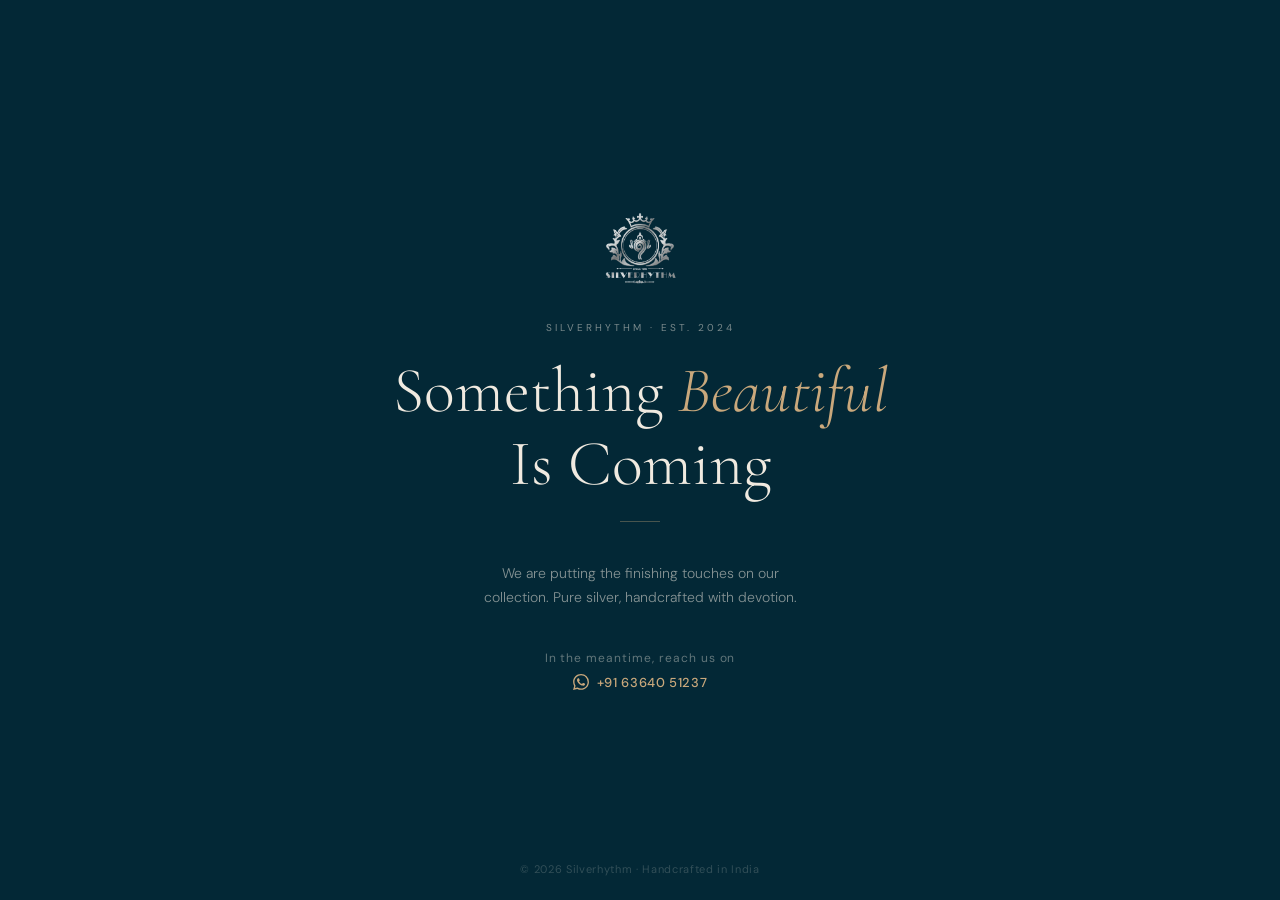
<file: coming-soon.html>
<!DOCTYPE html>
<html lang="en">
<head>
  <meta charset="UTF-8">
  <meta name="viewport" content="width=device-width, initial-scale=1.0">
  <title>Silverhythm — Coming Soon</title>
  <link rel="icon" href="/assets/Logo.png" type="image/png">
  <link href="https://fonts.googleapis.com/css2?family=Cormorant+Garamond:ital,wght@0,300;0,400;0,600;1,400&family=DM+Sans:wght@300;400;500&display=swap" rel="stylesheet">
  <style>
    *, *::before, *::after { box-sizing: border-box; margin: 0; padding: 0; }

    body {
      min-height: 100vh;
      background: #032836;
      display: flex;
      flex-direction: column;
      align-items: center;
      justify-content: center;
      font-family: 'DM Sans', sans-serif;
      color: #F0EAE0;
      text-align: center;
      padding: 32px 24px;
    }

    .logo {
      width: 80px;
      margin-bottom: 32px;
      opacity: 0.9;
    }

    .eyebrow {
      font-family: 'DM Sans', sans-serif;
      font-size: 10px;
      letter-spacing: 0.3em;
      text-transform: uppercase;
      color: rgba(240,234,224,0.5);
      margin-bottom: 20px;
    }

    h1 {
      font-family: 'Cormorant Garamond', Georgia, serif;
      font-size: clamp(36px, 8vw, 64px);
      font-weight: 300;
      line-height: 1.15;
      margin-bottom: 20px;
      color: #F0EAE0;
    }

    h1 em {
      font-style: italic;
      color: #C9A87C;
    }

    p {
      font-size: 14px;
      font-weight: 300;
      color: rgba(240,234,224,0.55);
      line-height: 1.7;
      max-width: 320px;
      margin-bottom: 40px;
    }

    .divider {
      width: 40px;
      height: 1px;
      background: rgba(201,168,124,0.35);
      margin: 0 auto 40px;
    }

    .contact {
      font-size: 12px;
      letter-spacing: 0.08em;
      color: rgba(240,234,224,0.4);
      margin-bottom: 8px;
    }

    .wa-link {
      display: inline-flex;
      align-items: center;
      gap: 8px;
      color: #C9A87C;
      text-decoration: none;
      font-size: 13px;
      font-weight: 500;
      letter-spacing: 0.05em;
      transition: opacity 0.2s;
    }

    .wa-link:hover { opacity: 0.75; }

    .footer {
      position: absolute;
      bottom: 24px;
      font-size: 11px;
      color: rgba(240,234,224,0.2);
      letter-spacing: 0.06em;
    }
  </style>
</head>
<body>

  <img src="/assets/Logo.png" alt="Silverhythm" class="logo">

  <div class="eyebrow">Silverhythm · Est. 2024</div>

  <h1>Something <em>Beautiful</em><br>Is Coming</h1>

  <div class="divider"></div>

  <p>We are putting the finishing touches on our collection. Pure silver, handcrafted with devotion.</p>

  <div class="contact">In the meantime, reach us on</div>
  <a href="https://wa.me/916364051237" class="wa-link" target="_blank" rel="noopener">
    <svg width="16" height="16" viewBox="0 0 24 24" fill="currentColor">
      <path d="M17.472 14.382c-.297-.149-1.758-.867-2.03-.967-.273-.099-.471-.148-.67.15-.197.297-.767.966-.94 1.164-.173.199-.347.223-.644.075-.297-.15-1.255-.463-2.39-1.475-.883-.788-1.48-1.761-1.653-2.059-.173-.297-.018-.458.13-.606.134-.133.298-.347.446-.52.149-.174.198-.298.298-.497.099-.198.05-.371-.025-.52-.075-.149-.669-1.612-.916-2.207-.242-.579-.487-.5-.669-.51-.173-.008-.371-.01-.57-.01-.198 0-.52.074-.792.372-.272.297-1.04 1.016-1.04 2.479 0 1.462 1.065 2.875 1.213 3.074.149.198 2.096 3.2 5.077 4.487.709.306 1.262.489 1.694.625.712.227 1.36.195 1.871.118.571-.085 1.758-.719 2.006-1.413.248-.694.248-1.289.173-1.413-.074-.124-.272-.198-.57-.347m-5.421 7.403h-.004a9.87 9.87 0 01-5.031-1.378l-.361-.214-3.741.982.998-3.648-.235-.374a9.86 9.86 0 01-1.51-5.26c.001-5.45 4.436-9.884 9.888-9.884 2.64 0 5.122 1.03 6.988 2.898a9.825 9.825 0 012.893 6.994c-.003 5.45-4.437 9.884-9.885 9.884m8.413-18.297A11.815 11.815 0 0012.05 0C5.495 0 .16 5.335.157 11.892c0 2.096.547 4.142 1.588 5.945L.057 24l6.305-1.654a11.882 11.882 0 005.683 1.448h.005c6.554 0 11.89-5.335 11.893-11.893a11.821 11.821 0 00-3.48-8.413z"/>
    </svg>
    +91 63640 51237
  </a>

  <div class="footer">© 2026 Silverhythm · Handcrafted in India</div>

</body>
</html>
</file>
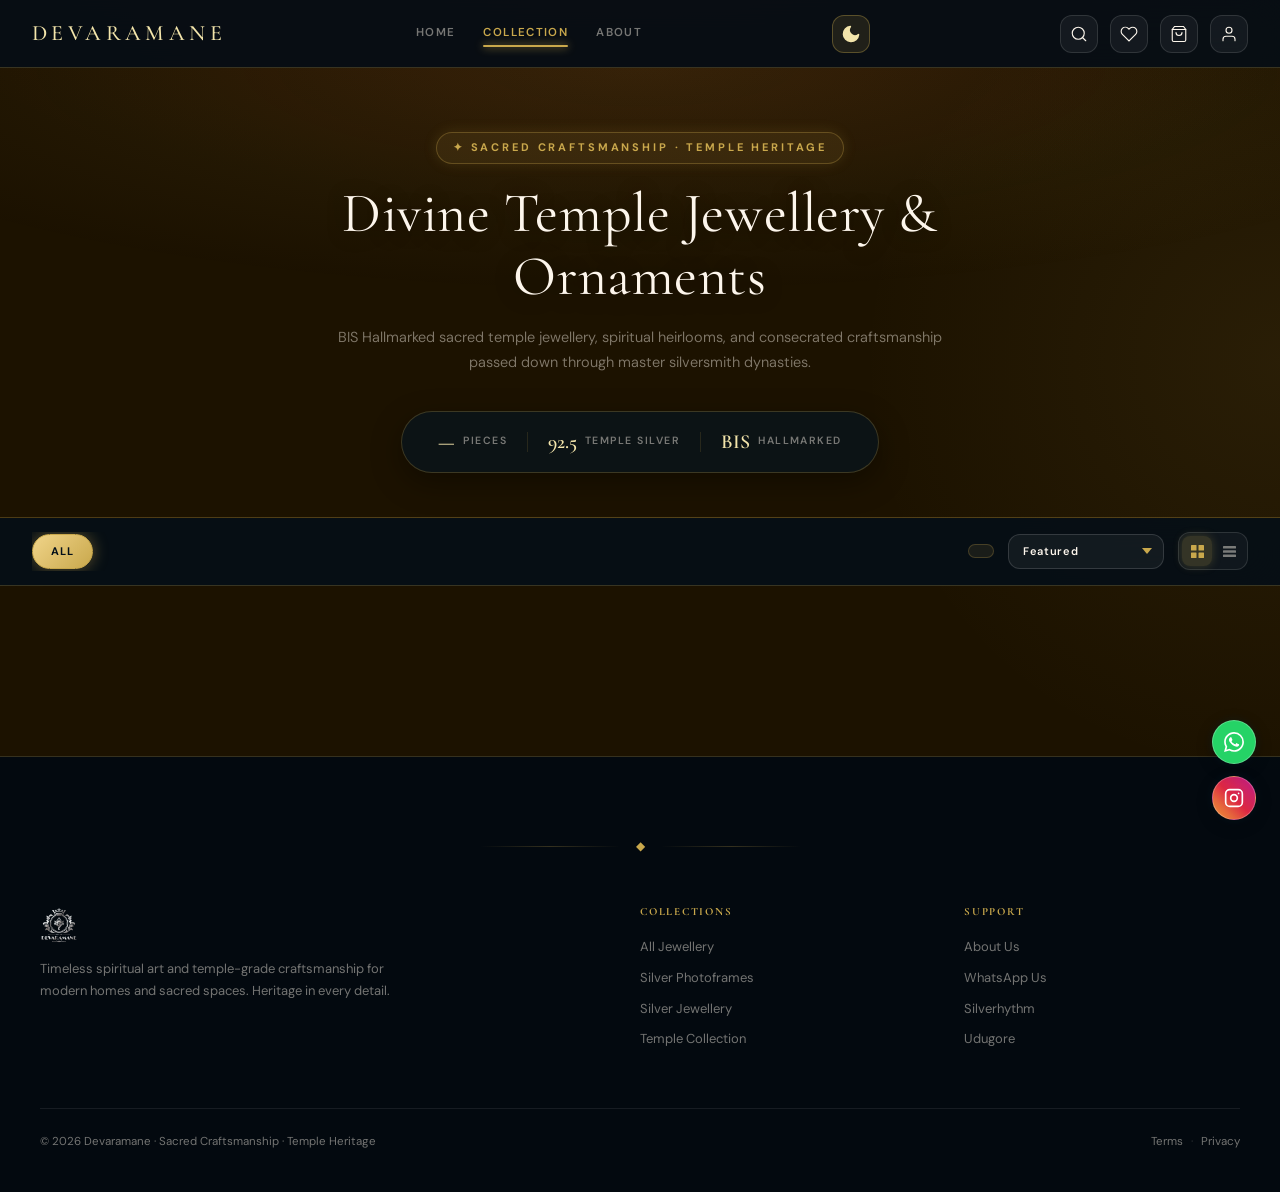
<file: devaramane-collections.html>
<!DOCTYPE html>
<html lang="en">

<head>
  <meta charset="UTF-8">
  <link rel="canonical" href="https://silverhythm.com/devaramane-collections.html">
  <meta name="viewport" content="width=device-width, initial-scale=1.0">
  <title>Devaramane Collection | Sacred Temple Jewellery</title>
  <meta name="description" content="Explore Devaramane sacred temple jewellery, spiritual essentials, and heritage-inspired collections.">
  <meta property="og:title" content="Devaramane Collection | Sacred Temple Jewellery">
  <meta property="og:description" content="Explore Devaramane sacred temple jewellery, spiritual essentials, and heritage-inspired collections.">
  <meta property="og:type" content="website">
  <meta property="og:url" content="https://silverhythm.com/devaramane-collections.html">
  <meta property="og:image" content="https://silverhythm.com/assets/Logo.png">
  <meta name="twitter:card" content="summary_large_image">
  <meta name="twitter:title" content="Devaramane Collection | Sacred Temple Jewellery">
  <meta name="twitter:description" content="Explore Devaramane sacred temple jewellery, spiritual essentials, and heritage-inspired collections.">
  <meta name="twitter:image" content="https://silverhythm.com/assets/Logo.png">
  <link
    href="https://fonts.googleapis.com/css2?family=Cormorant+Garamond:ital,wght@0,300;0,400;0,600;1,300;1,400&family=DM+Sans:wght@200;300;400&display=swap"
    rel="stylesheet">
  <link rel="stylesheet" href="css/styles.css?v=2">
  <link rel="stylesheet" href="css/collections.css?v=4">
  <link rel="stylesheet" href="css/ui/fabs.css?v=2">
  <link rel="stylesheet" href="css/ui/nav.css?v=2">
  <link rel="stylesheet" href="css/ui/drawers.css?v=2">
  <link rel="stylesheet" href="css/ui/utilities.css?v=2">
  <link rel="stylesheet" href="css/ui/enquiry-bot.css?v=1">
  <link rel="icon" href="/assets/Logo.png" type="image/png">
</head>

<body data-brand="devaramane">

  <nav class="coll-nav" id="collNav">
    <a href="index.html?brand=devaramane" class="coll-nav-logo">DEVARAMANE</a>
    <div class="coll-nav-links">
      <a href="index.html?brand=devaramane" class="coll-nav-link">Home</a>
      <a href="#" class="coll-nav-link active">Collection</a>
      <a href="about.html" class="coll-nav-link">About</a>
    </div>

    <!-- Modern Theme Toggle -->
    <button class="theme-orb-wrap" id="themeToggle" title="Toggle Light / Dark Mode" aria-label="Toggle theme">
      <svg class="orb-svg" id="orbSvg" viewBox="0 0 24 24" fill="none" stroke="currentColor" stroke-width="2" stroke-linecap="round" stroke-linejoin="round">
        <path class="orb-moon" d="M21 12.79A9 9 0 1 1 11.21 3 7 7 0 0 0 21 12.79z" fill="currentColor"/>
        <g class="orb-sun">
          <circle cx="12" cy="12" r="5" fill="currentColor"/>
          <line x1="12" y1="1" x2="12" y2="3"/>
          <line x1="12" y1="21" x2="12" y2="23"/>
          <line x1="4.22" y1="4.22" x2="5.64" y2="5.64"/>
          <line x1="18.36" y1="18.36" x2="19.78" y2="19.78"/>
          <line x1="1" y1="12" x2="3" y2="12"/>
          <line x1="21" y1="12" x2="23" y2="12"/>
          <line x1="4.22" y1="19.78" x2="5.64" y2="18.36"/>
          <line x1="18.36" y1="5.64" x2="19.78" y2="4.22"/>
        </g>
      </svg>
    </button>
    <div class="coll-nav-actions">
      <!-- Search -->
      <a href="index.html?search=true" class="coll-nav-icon" aria-label="Search">
        <svg width="18" height="18" viewBox="0 0 24 24" fill="none" stroke="currentColor" stroke-width="1.5" stroke-linecap="round"><circle cx="11" cy="11" r="8"/><line x1="21" y1="21" x2="16.65" y2="16.65"/></svg>
      </a>
      <!-- Wishlist -->
      <button class="coll-nav-icon" id="collNavWishBtn" aria-label="Wishlist">
        <svg width="18" height="18" viewBox="0 0 24 24" fill="none" stroke="currentColor" stroke-width="1.5" stroke-linecap="round"><path d="M20.84 4.61a5.5 5.5 0 0 0-7.78 0L12 5.67l-1.06-1.06a5.5 5.5 0 0 0-7.78 7.78l1.06 1.06L12 21.23l7.78-7.78 1.06-1.06a5.5 5.5 0 0 0 0-7.78z"/></svg>
      </button>
      <!-- Cart -->
      <button class="coll-nav-icon" id="collNavCartBtn" aria-label="Cart">
        <svg width="18" height="18" viewBox="0 0 24 24" fill="none" stroke="currentColor" stroke-width="1.5" stroke-linecap="round"><path d="M6 2L3 6v14a2 2 0 0 0 2 2h14a2 2 0 0 0 2-2V6l-3-4z"/><line x1="3" y1="6" x2="21" y2="6"/><path d="M16 10a4 4 0 0 1-8 0"/></svg>
        <span id="nav-bag-count"></span>
      </button>
      <!-- Account -->
      <button class="coll-nav-icon" id="collNavAccountBtn" aria-label="Account">
        <svg width="18" height="18" viewBox="0 0 24 24" fill="none" stroke="currentColor" stroke-width="1.5" stroke-linecap="round"><path d="M20 21v-2a4 4 0 0 0-4-4H8a4 4 0 0 0-4 4v2"/><circle cx="12" cy="7" r="4"/></svg>
      </button>
    </div>
  </nav>

  <header class="coll-header">
    <div class="coll-header-container">
      <span class="eyebrow">✦ SACRED CRAFTSMANSHIP · TEMPLE HERITAGE</span>
      <h1 class="coll-title">Divine Temple Jewellery &amp; Ornaments</h1>
      <p class="coll-sub">BIS Hallmarked sacred temple jewellery, spiritual heirlooms, and consecrated craftsmanship passed down through master silversmith dynasties.</p>
      <div class="hero-stats">
        <div class="hero-stat">
          <span class="hero-stat-num" id="heroCount">—</span>
          <span class="hero-stat-label">Pieces</span>
        </div>
        <div class="hero-stat-divider"></div>
        <div class="hero-stat">
          <span class="hero-stat-num">92.5</span>
          <span class="hero-stat-label">Temple Silver</span>
        </div>
        <div class="hero-stat-divider"></div>
        <div class="hero-stat">
          <span class="hero-stat-num">BIS</span>
          <span class="hero-stat-label">Hallmarked</span>
        </div>
      </div>
    </div>
  </header>

  <!-- Filters -->
  <div class="coll-toolbar" id="filtersBar">
    <div class="chips-row">
      <button class="chip active" data-cat="all">All</button>
    </div>
    <div class="toolbar-right">
      <span class="filter-count" id="filterCount"></span>
      <div class="sort-wrap">
        <select class="sort-select" id="sortSelect">
          <option value="default">Featured</option>
          <option value="price-asc">Price: Low → High</option>
          <option value="price-desc">Price: High → Low</option>
          <option value="newest">Newest</option>
        </select>
        <svg class="sort-chevron" width="10" height="6" viewBox="0 0 10 6"><path d="M0 0l5 6 5-6z" fill="currentColor"/></svg>
      </div>
      <div class="view-toggle">
        <button class="vt-btn active" data-view="grid" aria-label="Grid view">
          <svg width="13" height="13" viewBox="0 0 13 13"><rect x="0" y="0" width="5.5" height="5.5" rx="0.5" fill="currentColor"/><rect x="7.5" y="0" width="5.5" height="5.5" rx="0.5" fill="currentColor"/><rect x="0" y="7.5" width="5.5" height="5.5" rx="0.5" fill="currentColor"/><rect x="7.5" y="7.5" width="5.5" height="5.5" rx="0.5" fill="currentColor"/></svg>
        </button>
        <button class="vt-btn" data-view="list" aria-label="List view">
          <svg width="13" height="13" viewBox="0 0 13 13"><rect x="0" y="1" width="13" height="2.5" rx="0.5" fill="currentColor"/><rect x="0" y="5.25" width="13" height="2.5" rx="0.5" fill="currentColor"/><rect x="0" y="9.5" width="13" height="2.5" rx="0.5" fill="currentColor"/></svg>
        </button>
      </div>
    </div>
  </div>

  <!-- Grid -->
  <main>
    <div class="product-grid" id="grid"></div>
  </main>

  <!-- Toast container -->
  <div id="toast-wrap"></div>

  <footer class="site-footer">
    <div class="coll-footer-rule"><span class="cfr-line"></span><span class="cfr-diamond">◆</span><span class="cfr-line"></span></div>
    <div class="coll-footer-grid">
      <div class="coll-footer-brand">
        <a href="index.html?brand=devaramane" class="coll-footer-logo-link"><img src="assets/images/devaramane_logo.webp" alt="Devaramane" class="coll-footer-logo"></a>
        <p class="coll-footer-tagline">Timeless spiritual art and temple-grade craftsmanship for modern homes and sacred spaces. Heritage in every detail.</p>
      </div>
      <div class="coll-footer-col">
        <h4 class="coll-footer-col-title">Collections</h4>
        <a href="devaramane-collections.html" class="coll-footer-link">All Jewellery</a>
        <a href="devaramane-collections.html" class="coll-footer-link">Silver Photoframes</a>
        <a href="devaramane-collections.html" class="coll-footer-link">Silver Jewellery</a>
        <a href="devaramane-collections.html" class="coll-footer-link">Temple Collection</a>
      </div>
      <div class="coll-footer-col">
        <h4 class="coll-footer-col-title">Support</h4>
        <a href="about.html" class="coll-footer-link">About Us</a>
        <a href="https://wa.me/916364051237" target="_blank" class="coll-footer-link">WhatsApp Us</a>
        <a href="index.html?brand=silverythm" class="coll-footer-link">Silverhythm</a>
        <a href="index.html?brand=udugore" class="coll-footer-link">Udugore</a>
      </div>
    </div>
    <div class="coll-footer-bottom">
      <span class="coll-footer-copy">© 2026 Devaramane · Sacred Craftsmanship · Temple Heritage</span>
      <div class="coll-footer-legal"><a href="#" class="coll-footer-legal-link">Terms</a><span class="coll-footer-sep">·</span><a href="#" class="coll-footer-legal-link">Privacy</a></div>
    </div>
  </footer>


  <!-- Instagram FAB -->
    <a id="instagram-fab" href="https://www.instagram.com/silverhythm"
     target="_blank" rel="noopener" aria-label="Instagram">
    <svg width="22" height="22" viewBox="0 0 24 24" fill="none" stroke="currentColor" 
         stroke-width="2" stroke-linecap="round" stroke-linejoin="round">
      <rect x="2" y="2" width="20" height="20" rx="5" ry="5"/>
      <circle cx="12" cy="12" r="4"/>
      <circle cx="17.5" cy="6.5" r="1" fill="currentColor" stroke="none"/>
    </svg>
  </a>

  <!-- WhatsApp FAB -->
  <a id="wa-fab" href="https://wa.me/916364051237" target="_blank" rel="noopener" aria-label="WhatsApp">
    <svg width="22" height="22" viewBox="0 0 24 24" fill="currentColor">
      <path
        d="M17.472 14.382c-.297-.149-1.758-.867-2.03-.967-.273-.099-.471-.148-.67.15-.197.297-.767.966-.94 1.164-.173.199-.347.223-.644.075-.297-.15-1.255-.463-2.39-1.475-.883-.788-1.48-1.761-1.653-2.059-.173-.297-.018-.458.13-.606.134-.133.298-.347.446-.52.149-.174.198-.298.298-.497.099-.198.05-.371-.025-.52-.075-.149-.669-1.612-.916-2.207-.242-.579-.487-.5-.669-.51-.173-.008-.371-.01-.57-.01-.198 0-.52.074-.792.372-.272.297-1.04 1.016-1.04 2.479 0 1.462 1.065 2.875 1.213 3.074.149.198 2.096 3.2 5.077 4.487.709.306 1.262.489 1.694.625.712.227 1.36.195 1.871.118.571-.085 1.758-.719 2.006-1.413.248-.694.248-1.289.173-1.413-.074-.124-.272-.198-.57-.347m-5.421 7.403h-.004a9.87 9.87 0 01-5.031-1.378l-.361-.214-3.741.982.998-3.648-.235-.374a9.86 9.86 0 01-1.51-5.26c.001-5.45 4.436-9.884 9.888-9.884 2.64 0 5.122 1.03 6.988 2.898a9.825 9.825 0 012.893 6.994c-.003 5.45-4.437 9.884-9.885 9.884m8.413-18.297A11.815 11.815 0 0012.05 0C5.495 0 .16 5.335.157 11.892c0 2.096.547 4.142 1.588 5.945L.057 24l6.305-1.654a11.882 11.882 0 005.683 1.448h.005c6.554 0 11.89-5.335 11.893-11.893a11.821 11.821 0 00-3.48-8.413z" />
    </svg>
  </a>

  <!-- Bottom nav -->
  <nav id="bottom-nav">
    <a href="index.html" class="bottom-nav-item">
      <div class="bottom-nav-icon">
        <svg width="20" height="20" viewBox="0 0 24 24" fill="none" stroke="currentColor" stroke-width="2" stroke-linecap="round"><path d="M3 9l9-7 9 7v11a2 2 0 0 1-2 2H5a2 2 0 0 1-2-2z"/><polyline points="9 22 9 12 15 12 15 22"/></svg>
      </div>
      <span>Home</span>
    </a>
    <button class="bottom-nav-item" id="bnSearch">
      <div class="bottom-nav-icon">
        <svg width="20" height="20" viewBox="0 0 24 24" fill="none" stroke="currentColor" stroke-width="2" stroke-linecap="round"><circle cx="11" cy="11" r="8"/><line x1="21" y1="21" x2="16.65" y2="16.65"/></svg>
      </div>
      <span>Search</span>
    </button>
    <button class="bottom-nav-item" id="bnCart">
      <div class="bottom-nav-icon">
        <svg width="20" height="20" viewBox="0 0 24 24" fill="none" stroke="currentColor" stroke-width="2" stroke-linecap="round"><path d="M6 2L3 6v14a2 2 0 0 0 2 2h14a2 2 0 0 0 2-2V6l-3-4z"/><line x1="3" y1="6" x2="21" y2="6"/><path d="M16 10a4 4 0 0 1-8 0"/></svg>
        <span class="cart-badge-bottom" id="bag-count"></span>
      </div>
      <span>Bag</span>
    </button>
    <button class="bottom-nav-item" id="bnWishlist">
      <div class="bottom-nav-icon">
        <svg width="20" height="20" viewBox="0 0 24 24" fill="none" stroke="currentColor" stroke-width="2" stroke-linecap="round"><path d="M20.84 4.61a5.5 5.5 0 0 0-7.78 0L12 5.67l-1.06-1.06a5.5 5.5 0 0 0-7.78 7.78l1.06 1.06L12 21.23l7.78-7.78 1.06-1.06a5.5 5.5 0 0 0 0-7.78z"/></svg>
      </div>
      <span>Saved</span>
    </button>
  </nav>

  <!-- Full-Screen Search Modal -->
  <div id="search-modal" class="search-modal">
    <div class="search-header">
      <input type="text" id="searchInput" class="search-input" placeholder="Search for products...">
      <button id="closeSearchBtn" aria-label="Close search">
        <svg width="24" height="24" viewBox="0 0 24 24" fill="none" stroke="currentColor" stroke-width="2" stroke-linecap="round"><line x1="18" y1="6" x2="6" y2="18"/><line x1="6" y1="6" x2="18" y2="18"/></svg>
      </button>
    </div>
    <div id="searchResults" class="search-results"></div>
  </div>

  <div id="modal-root"></div>

  <script type="module" src="js/ui/collections.js?v=7"></script>
</body>

</html>
</file>
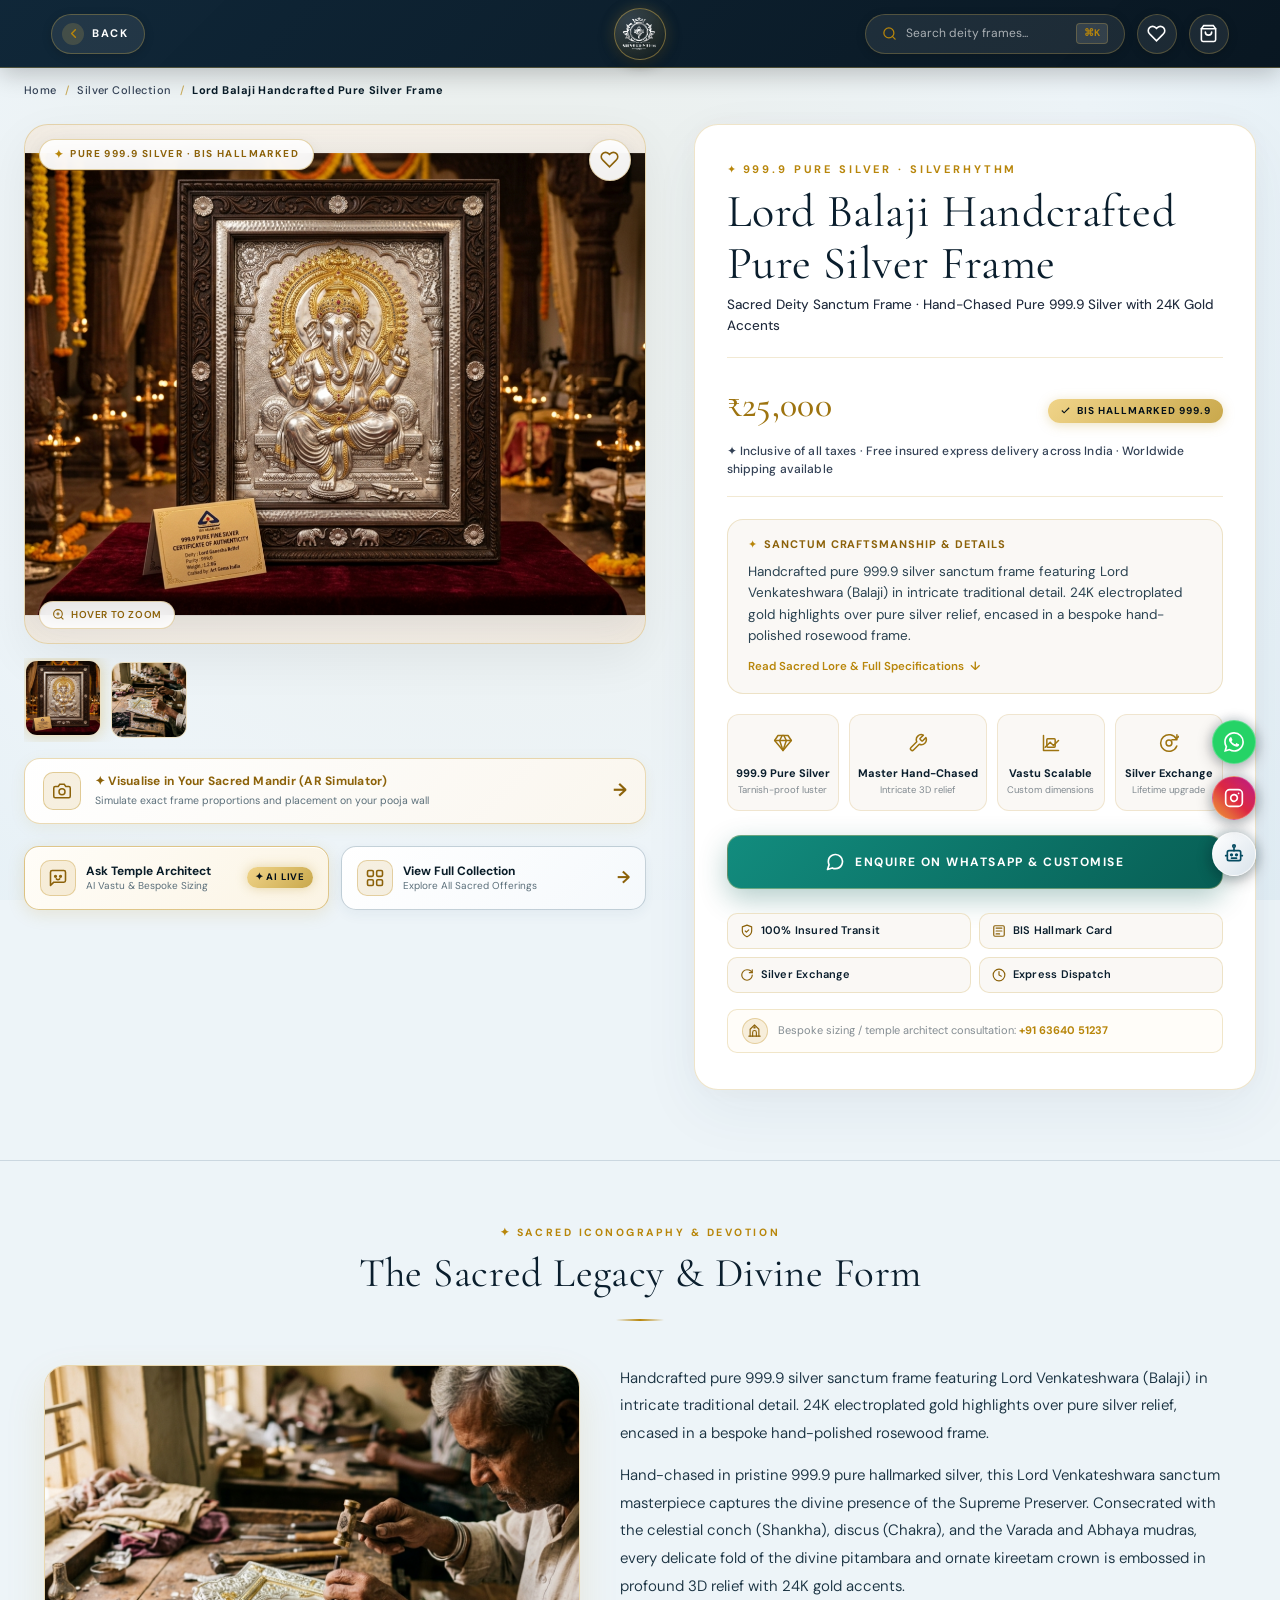
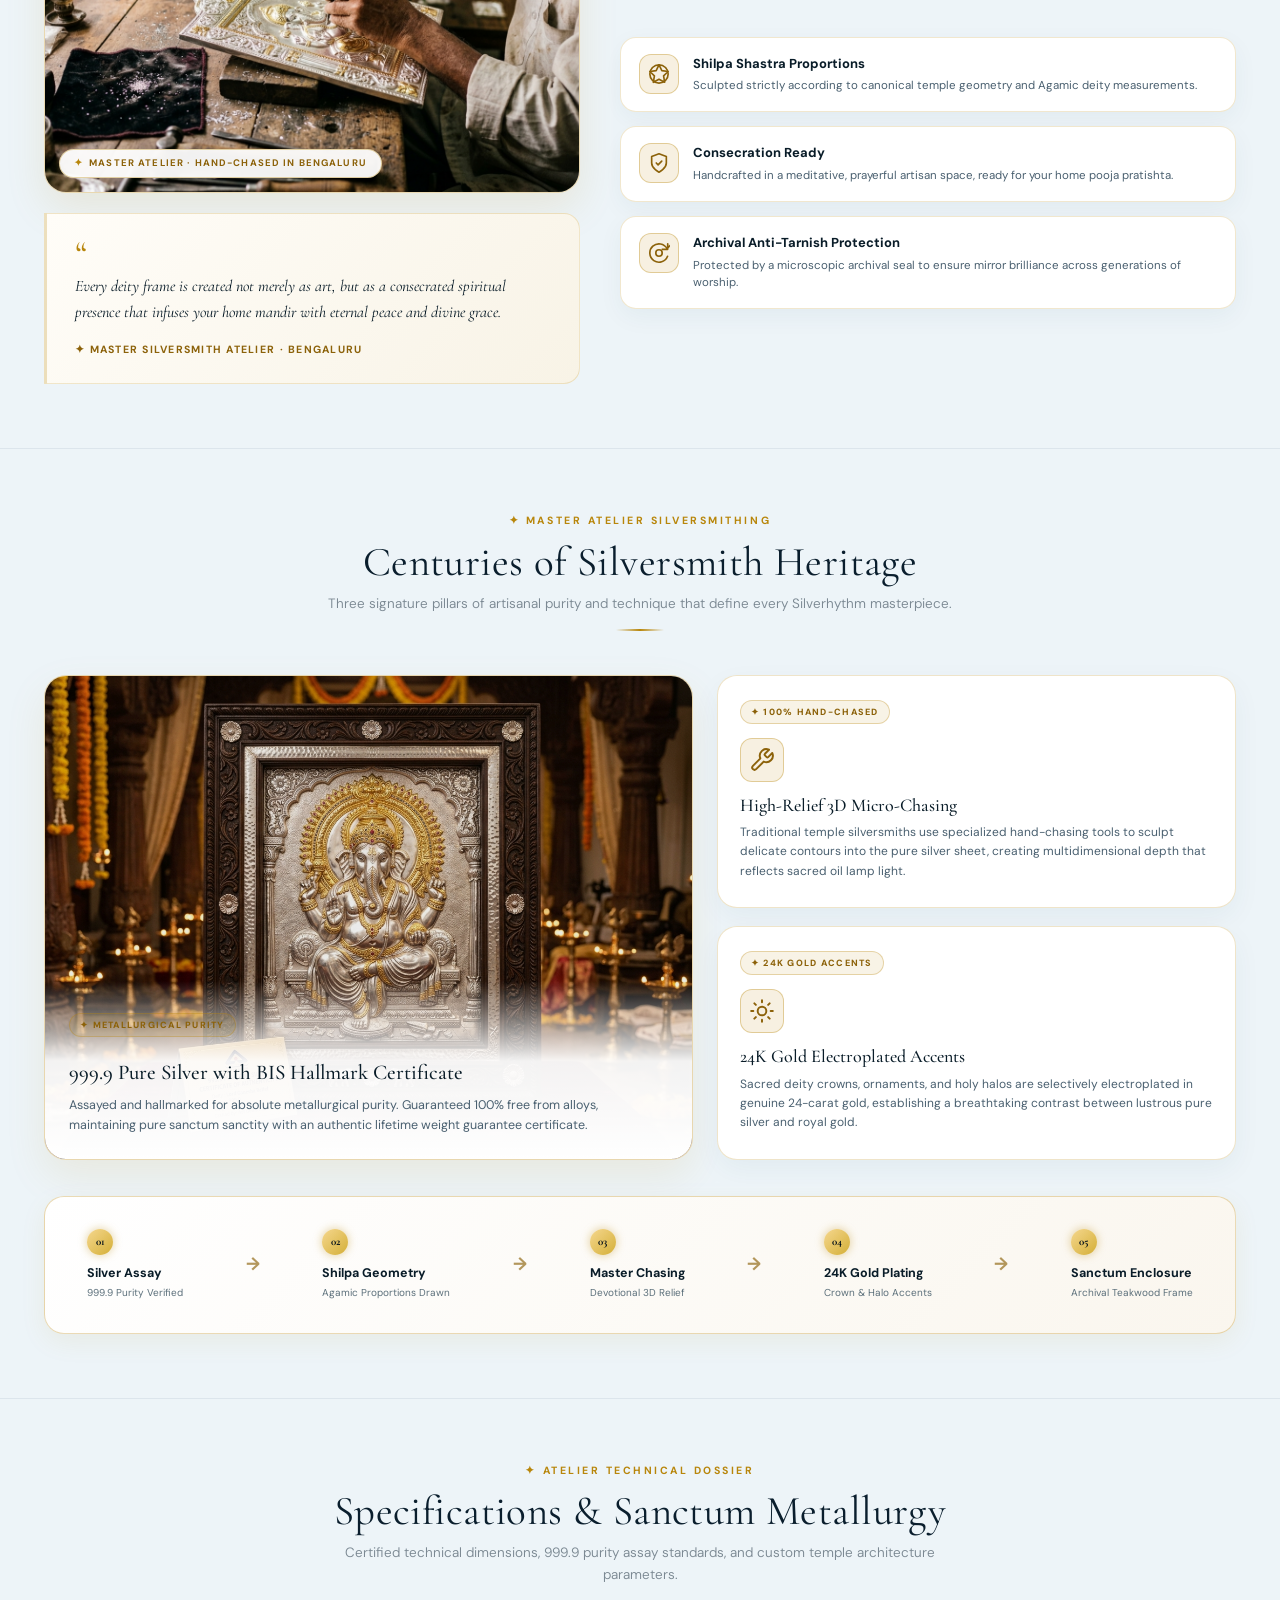
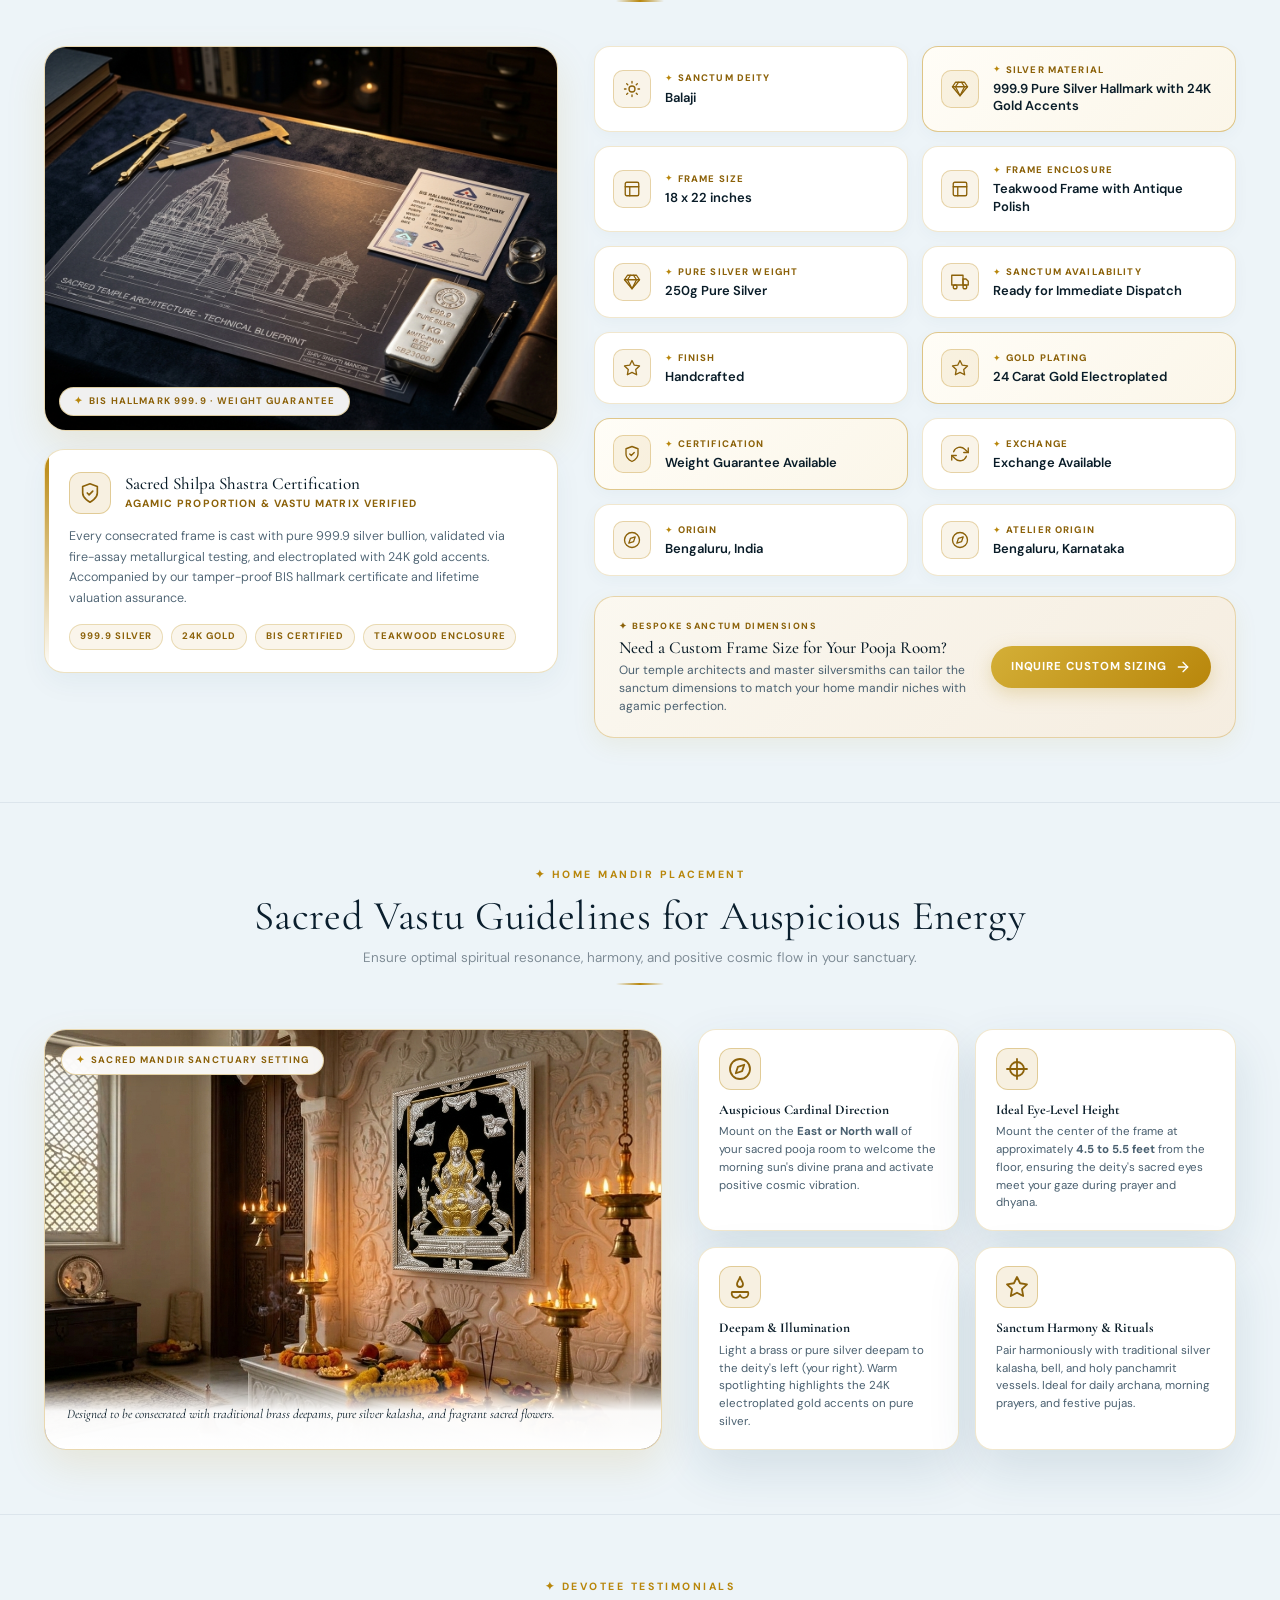
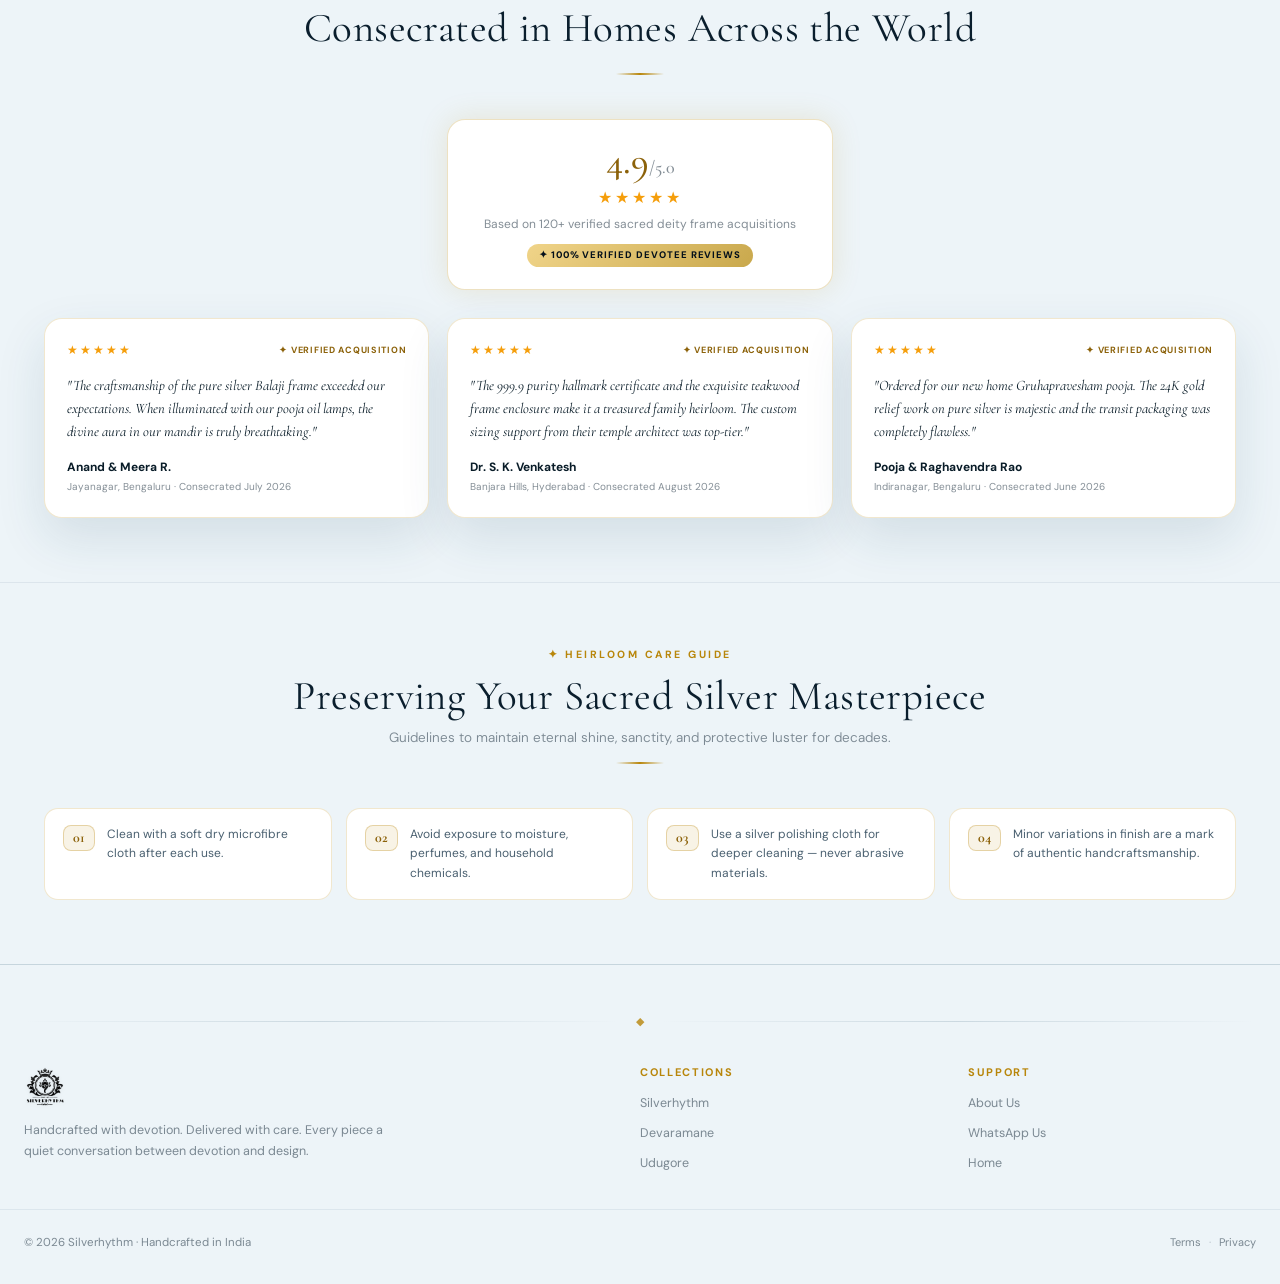
<file: product.html>
<!DOCTYPE html>
<html lang="en">

<head>
  <meta charset="UTF-8">
  <link rel="canonical" href="https://silverhythm.com/product.html">
  <meta name="viewport" content="width=device-width, initial-scale=1.0">
  <title id="pageTitle">Product | Silverhythm</title>
  <meta name="description" content="Product details from Silverhythm, Devaramane, and Udugore. Explore handcrafted offerings and curated gifts.">
  <meta property="og:title" content="Product | Silverhythm">
  <meta property="og:description" content="Product details from Silverhythm, Devaramane, and Udugore. Explore handcrafted offerings and curated gifts.">
  <meta property="og:type" content="product">
  <meta property="og:url" content="https://silverhythm.com/product.html">
  <meta property="og:image" content="https://silverhythm.com/assets/Logo.png">
  <meta name="twitter:card" content="summary_large_image">
  <meta name="twitter:title" content="Product | Silverhythm">
  <meta name="twitter:description" content="Product details from Silverhythm, Devaramane, and Udugore. Explore handcrafted offerings and curated gifts.">
  <meta name="twitter:image" content="https://silverhythm.com/assets/Logo.png">
  <link
    href="https://fonts.googleapis.com/css2?family=Cormorant+Garamond:ital,wght@0,300;0,400;0,600;1,300;1,400&family=DM+Sans:wght@200;300;400;500&display=swap"
    rel="stylesheet">
  <link rel="stylesheet" href="css/styles.css?v=2">
  <link rel="stylesheet" href="css/ui/fabs.css?v=2">
  <link rel="stylesheet" href="css/ui/drawers.css?v=2">
  <link rel="stylesheet" href="css/ui/utilities.css?v=2">
  <link rel="stylesheet" href="css/ui/wall-preview.css?v=3">
  <link rel="stylesheet" href="css/ui/enquiry-bot.css?v=1">
  <link rel="stylesheet" href="css/ui/product-page.css?v=42">
  <link rel="icon" href="/assets/Logo.png" type="image/png">
  <script type="application/ld+json" id="product-schema">
  {
    "@context": "https://schema.org",
    "@type": "Product",
    "name": "Product Name",
    "description": "Product description",
    "brand": { "@type": "Brand", "name": "Silverhythm" },
    "offers": {
      "@type": "Offer",
      "priceCurrency": "INR",
      "price": "0",
      "availability": "https://schema.org/InStock",
      "seller": { "@type": "Organization", "name": "Silverhythm" }
    }
  }
  </script>
</head>

<body>


  <!-- Top nav -->
  <nav class="top-nav" id="topNav">
    <button class="nav-back-btn" id="backBtn" aria-label="Go back">
      <span class="nav-back-icon">
        <svg width="15" height="15" viewBox="0 0 24 24" fill="none" stroke="currentColor" stroke-width="2.4" stroke-linecap="round" stroke-linejoin="round">
          <polyline points="15 18 9 12 15 6"/>
        </svg>
      </span>
      <span class="nav-back-label">Back</span>
    </button>

    <div class="nav-logo-container">
      <a href="index.html" class="nav-logo-link" aria-label="Silverhythm Home">
        <img src="assets/Logo.png" alt="Silverhythm" class="nav-logo" id="navLogo">
      </a>
    </div>

    <div class="nav-actions-desktop">
      <div class="nav-search-bar" id="desktopSearchBtn">
        <svg width="15" height="15" viewBox="0 0 24 24" fill="none" stroke="currentColor" stroke-width="2" stroke-linecap="round"><circle cx="11" cy="11" r="8"/><line x1="21" y1="21" x2="16.65" y2="16.65"/></svg>
        <input type="text" id="desktopSearchInput" placeholder="Search deity frames..." autocomplete="off">
        <span class="search-kbd-hint">⌘K</span>
      </div>
      <button class="nav-icon-btn" id="wishBtnDesktop" aria-label="Wishlist">
        <svg width="19" height="19" viewBox="0 0 24 24" fill="none" stroke="currentColor" stroke-width="2" stroke-linecap="round"><path d="M20.84 4.61a5.5 5.5 0 0 0-7.78 0L12 5.67l-1.06-1.06a5.5 5.5 0 0 0-7.78 7.78l1.06 1.06L12 21.23l7.78-7.78 1.06-1.06a5.5 5.5 0 0 0 0-7.78z"/></svg>
      </button>
      <button class="nav-icon-btn relative" id="bagBtnDesktop" aria-label="Bag">
        <svg width="19" height="19" viewBox="0 0 24 24" fill="none" stroke="currentColor" stroke-width="2" stroke-linecap="round"><path d="M6 2L3 6v14a2 2 0 0 0 2 2h14a2 2 0 0 0 2-2V6l-3-4z"/><line x1="3" y1="6" x2="21" y2="6"/><path d="M16 10a4 4 0 0 1-8 0"/></svg>
        <span id="bag-count-desktop"></span>
      </button>
    </div>

    <div class="nav-actions-mobile">
      <button class="nav-mobile-btn" id="bnSearchBtn" aria-label="Search">
        <svg width="19" height="19" viewBox="0 0 24 24" fill="none" stroke="currentColor" stroke-width="2" stroke-linecap="round"><circle cx="11" cy="11" r="8"/><line x1="21" y1="21" x2="16.65" y2="16.65"/></svg>
      </button>
      <button class="nav-mobile-btn" id="wishBtnMobile" aria-label="Wishlist">
        <svg width="19" height="19" viewBox="0 0 24 24" fill="none" stroke="currentColor" stroke-width="2" stroke-linecap="round"><path d="M20.84 4.61a5.5 5.5 0 0 0-7.78 0L12 5.67l-1.06-1.06a5.5 5.5 0 0 0-7.78 7.78l1.06 1.06L12 21.23l7.78-7.78 1.06-1.06a5.5 5.5 0 0 0 0-7.78z"/></svg>
      </button>
      <button class="nav-mobile-btn relative" id="bagBtnMobile" aria-label="Bag">
        <svg width="19" height="19" viewBox="0 0 24 24" fill="none" stroke="currentColor" stroke-width="2" stroke-linecap="round"><path d="M6 2L3 6v14a2 2 0 0 0 2 2h14a2 2 0 0 0 2-2V6l-3-4z"/><line x1="3" y1="6" x2="21" y2="6"/><path d="M16 10a4 4 0 0 1-8 0"/></svg>
        <span class="nav-mobile-badge" id="bag-count-mobile"></span>
      </button>
    </div>
  </nav>

  <!-- Breadcrumb -->
  <div class="breadcrumb-wrap">
    <div class="breadcrumb" id="breadcrumb">
      <a href="index.html">Home</a>
      <span class="bc-sep">/</span>
      <span id="bcCollection">Collection</span>
      <span class="bc-sep">/</span>
      <span id="bcProduct" class="bc-current">Loading...</span>
    </div>
  </div>

  <!-- Product Hero section — skeleton until loaded -->
  <div class="product-wrap" id="productWrap">
    <div class="img-panel">
      <div class="skeleton aspect-1-1"></div>
      <div class="flex-gap-8 mt-12">
        <div class="skeleton sk-thumb"></div>
        <div class="skeleton sk-thumb"></div>
        <div class="skeleton sk-thumb"></div>
      </div>
    </div>
    <div class="detail-panel">
      <div class="skeleton sk-text-sm w-120 mb-18"></div>
      <div class="skeleton sk-text-lg w-85p mb-10"></div>
      <div class="skeleton sk-text-lg w-60p mb-20"></div>
      <div class="skeleton sk-text-md w-44p mb-24"></div>
      <div class="skeleton sk-btn-lg mb-10"></div>
      <div id="productWishContainer"></div>
      <div class="skeleton sk-btn-md mb-24"></div>
      <div class="skeleton sk-block-lg"></div>
    </div>
  </div>

  <!-- Continuous Stacked Story & Mastercraft Showcase (Hidden until loaded) -->
  <div class="story-showcase-container hidden" id="storyShowcase">
    
    <!-- 1. The Sacred Story & Deity Legacy Section -->
    <section class="story-section story-section-story" id="secStory">
      <div class="story-container">
        <div class="section-header-center">
          <span class="sec-eyebrow">✦ SACRED ICONOGRAPHY &amp; DEVOTION</span>
          <h2 class="sec-title">The Sacred Legacy &amp; Divine Form</h2>
          <div class="sec-gold-line"></div>
        </div>

        <div class="story-editorial-split">
          <!-- Left Visual Artisan Showcase -->
          <div class="story-visual-column">
            <div class="story-photo-frame">
              <img src="assets/images/craft_artisan.jpg?v=3" alt="Master silversmith hand-chasing pure silver deity frame" class="story-feature-img" loading="lazy">
              <div class="story-photo-badge">
                <span class="spb-dot">✦</span>
                <span>MASTER ATELIER · HAND-CHASED IN BENGALURU</span>
              </div>
            </div>
            
            <div class="story-quote-card">
              <span class="quote-gem">“</span>
              <p class="quote-text">Every deity frame is created not merely as art, but as a consecrated spiritual presence that infuses your home mandir with eternal peace and divine grace.</p>
              <span class="quote-author">✦ Master Silversmith Atelier · Bengaluru</span>
            </div>
          </div>

          <!-- Right Editorial Narrative & Pillars -->
          <div class="story-content-column">
            <div class="story-text-wrap" id="storyText">
              <!-- Dynamically Populated with Rich Lore -->
            </div>

            <div class="story-highlights-sidebar">
              <div class="sh-card">
                <div class="sh-icon">
                  <svg width="22" height="22" viewBox="0 0 24 24" fill="none" stroke="currentColor" stroke-width="1.8" stroke-linecap="round" stroke-linejoin="round">
                    <circle cx="12" cy="12" r="10"/>
                    <polygon points="12 2 15.09 8.26 22 9.27 17 14.14 18.18 21.02 12 17.77 5.82 21.02 7 14.14 2 9.27 8.91 8.26 12 2"/>
                  </svg>
                </div>
                <div class="sh-content">
                  <strong>Shilpa Shastra Proportions</strong>
                  <p>Sculpted strictly according to canonical temple geometry and Agamic deity measurements.</p>
                </div>
              </div>

              <div class="sh-card">
                <div class="sh-icon">
                  <svg width="22" height="22" viewBox="0 0 24 24" fill="none" stroke="currentColor" stroke-width="1.8" stroke-linecap="round" stroke-linejoin="round">
                    <path d="M12 22s8-4 8-10V5l-8-3-8 3v7c0 6 8 10 8 10z"/>
                    <polyline points="9 12 11 14 15 10"/>
                  </svg>
                </div>
                <div class="sh-content">
                  <strong>Consecration Ready</strong>
                  <p>Handcrafted in a meditative, prayerful artisan space, ready for your home pooja pratishta.</p>
                </div>
              </div>

              <div class="sh-card">
                <div class="sh-icon">
                  <svg width="22" height="22" viewBox="0 0 24 24" fill="none" stroke="currentColor" stroke-width="1.8" stroke-linecap="round" stroke-linejoin="round">
                    <path d="M21.5 2v6h-6M21.34 15.57a10 10 0 1 1-.57-8.38l5.67-5.67"/>
                    <circle cx="12" cy="12" r="3.5"/>
                  </svg>
                </div>
                <div class="sh-content">
                  <strong>Archival Anti-Tarnish Protection</strong>
                  <p>Protected by a microscopic archival seal to ensure mirror brilliance across generations of worship.</p>
                </div>
              </div>
            </div>
          </div>
        </div>
      </div>
    </section>

    <!-- 2. Mastercraft & 999.9 Silver Metallurgy Section -->
    <section class="story-section story-section-craft" id="secCraft">
      <div class="story-container">
        <div class="section-header-center">
          <span class="sec-eyebrow">✦ MASTER ATELIER SILVERSMITHING</span>
          <h2 class="sec-title">Centuries of Silversmith Heritage</h2>
          <p class="sec-subtitle">Three signature pillars of artisanal purity and technique that define every Silverhythm masterpiece.</p>
          <div class="sec-gold-line"></div>
        </div>

        <div class="craft-bento-grid">
          <!-- Featured Photo Bento Card -->
          <div class="craft-bento-feature">
            <div class="cbf-img-wrap">
              <img src="assets/images/silver_hallmark_macro.jpg?v=3" alt="Pure 999.9 silver BIS hallmark assay and 24K gold accents" class="cbf-img" loading="lazy">
              <div class="cbf-overlay">
                <span class="cp-badge">✦ METALLURGICAL PURITY</span>
                <h3 class="cbf-title">999.9 Pure Silver with BIS Hallmark Certificate</h3>
                <p class="cbf-desc">Assayed and hallmarked for absolute metallurgical purity. Guaranteed 100% free from alloys, maintaining pure sanctum sanctity with an authentic lifetime weight guarantee certificate.</p>
              </div>
            </div>
          </div>

          <!-- Secondary Pillar Cards -->
          <div class="craft-bento-side">
            <div class="craft-pillar-card">
              <div class="cp-badge">✦ 100% HAND-CHASED</div>
              <div class="cp-icon">
                <svg width="26" height="26" viewBox="0 0 24 24" fill="none" stroke="currentColor" stroke-width="1.8" stroke-linecap="round" stroke-linejoin="round">
                  <path d="M14.7 6.3a1 1 0 0 0 0 1.4l1.6 1.6a1 1 0 0 0 1.4 0l3.77-3.77a6 6 0 0 1-7.94 7.94l-6.91 6.91a2.12 2.12 0 0 1-3-3l6.91-6.91a6 6 0 0 1 7.94-7.94l-3.76 3.76z"/>
                </svg>
              </div>
              <h3 class="cp-title">High-Relief 3D Micro-Chasing</h3>
              <p class="cp-desc">Traditional temple silversmiths use specialized hand-chasing tools to sculpt delicate contours into the pure silver sheet, creating multidimensional depth that reflects sacred oil lamp light.</p>
            </div>

            <div class="craft-pillar-card">
              <div class="cp-badge">✦ 24K GOLD ACCENTS</div>
              <div class="cp-icon">
                <svg width="26" height="26" viewBox="0 0 24 24" fill="none" stroke="currentColor" stroke-width="1.8" stroke-linecap="round" stroke-linejoin="round">
                  <circle cx="12" cy="12" r="4"/>
                  <path d="M12 2v2M12 20v2M4.93 4.93l1.41 1.41M17.66 17.66l1.41 1.41M2 12h2M20 12h2M6.34 17.66l-1.41 1.41M19.07 4.93l-1.41 1.41"/>
                </svg>
              </div>
              <h3 class="cp-title">24K Gold Electroplated Accents</h3>
              <p class="cp-desc">Sacred deity crowns, ornaments, and holy halos are selectively electroplated in genuine 24-carat gold, establishing a breathtaking contrast between lustrous pure silver and royal gold.</p>
            </div>
          </div>
        </div>

        <!-- Provenance Timeline Ribbon -->
        <div class="provenance-strip">
          <div class="prov-step">
            <span class="prov-num">01</span>
            <strong>Silver Assay</strong>
            <small>999.9 Purity Verified</small>
          </div>
          <div class="prov-sep">→</div>
          <div class="prov-step">
            <span class="prov-num">02</span>
            <strong>Shilpa Geometry</strong>
            <small>Agamic Proportions Drawn</small>
          </div>
          <div class="prov-sep">→</div>
          <div class="prov-step">
            <span class="prov-num">03</span>
            <strong>Master Chasing</strong>
            <small>Devotional 3D Relief</small>
          </div>
          <div class="prov-sep">→</div>
          <div class="prov-step">
            <span class="prov-num">04</span>
            <strong>24K Gold Plating</strong>
            <small>Crown &amp; Halo Accents</small>
          </div>
          <div class="prov-sep">→</div>
          <div class="prov-step">
            <span class="prov-num">05</span>
            <strong>Sanctum Enclosure</strong>
            <small>Archival Teakwood Frame</small>
          </div>
        </div>
      </div>
    </section>

    <!-- 3. Sanctum Specifications Matrix Section -->
    <section class="story-section story-section-specs" id="secSpecs">
      <div class="story-container">
        <div class="section-header-center">
          <span class="sec-eyebrow">✦ ATELIER TECHNICAL DOSSIER</span>
          <h2 class="sec-title">Specifications &amp; Sanctum Metallurgy</h2>
          <p class="sec-subtitle">Certified technical dimensions, 999.9 purity assay standards, and custom temple architecture parameters.</p>
          <div class="sec-gold-line"></div>
        </div>

        <div class="specs-showcase-split">
          <!-- Left Visual: Technical Blueprint & Hallmark Assay Certificate Card -->
          <div class="specs-visual-column">
            <div class="specs-photo-frame">
              <img src="assets/images/spec_blueprint_hallmark.jpg?v=3" alt="Sacred Temple Architecture Blueprint and BIS Hallmark Silver Assay Certificate" class="specs-feature-img" loading="lazy">
              <div class="specs-photo-badge">
                <span class="spb-dot">✦</span>
                <span>BIS HALLMARK 999.9 · WEIGHT GUARANTEE</span>
              </div>
            </div>

            <!-- Architectural Atelier Seal Card -->
            <div class="specs-dossier-seal-card">
              <div class="sdsc-header">
                <div class="sdsc-icon">
                  <svg width="22" height="22" viewBox="0 0 24 24" fill="none" stroke="currentColor" stroke-width="1.8" stroke-linecap="round" stroke-linejoin="round">
                    <path d="M12 22s8-4 8-10V5l-8-3-8 3v7c0 6 8 10 8 10z"/>
                    <path d="M9 12l2 2 4-4"/>
                  </svg>
                </div>
                <div>
                  <h4 class="sdsc-title">Sacred Shilpa Shastra Certification</h4>
                  <span class="sdsc-subtitle">Agamic Proportion &amp; Vastu Matrix Verified</span>
                </div>
              </div>
              <p class="sdsc-text">Every consecrated frame is cast with pure 999.9 silver bullion, validated via fire-assay metallurgical testing, and electroplated with 24K gold accents. Accompanied by our tamper-proof BIS hallmark certificate and lifetime valuation assurance.</p>
              <div class="sdsc-tags">
                <span class="sdsc-tag">999.9 Silver</span>
                <span class="sdsc-tag">24K Gold</span>
                <span class="sdsc-tag">BIS Certified</span>
                <span class="sdsc-tag">Teakwood Enclosure</span>
              </div>
            </div>
          </div>

          <!-- Right Column: Curated Parameter Grid & Custom Sizing Callout -->
          <div class="specs-content-column">
            <div class="specs-luxury-grid" id="specsGrid">
              <!-- Dynamically Populated -->
            </div>

            <!-- Custom Sizing Callout Banner -->
            <div class="specs-custom-banner">
              <div class="scb-content">
                <div class="scb-tag">✦ BESPOKE SANCTUM DIMENSIONS</div>
                <h4>Need a Custom Frame Size for Your Pooja Room?</h4>
                <p>Our temple architects and master silversmiths can tailor the sanctum dimensions to match your home mandir niches with agamic perfection.</p>
              </div>
              <a href="https://wa.me/916364051237?text=Hello%20Silverhythm%20Team%2C%20I%20am%20interested%20in%20custom%20sanctum%20dimensions%20for%20a%20pure%20silver%20frame." target="_blank" class="scb-btn">
                <span>Inquire Custom Sizing</span>
                <svg width="16" height="16" viewBox="0 0 24 24" fill="none" stroke="currentColor" stroke-width="2" stroke-linecap="round" stroke-linejoin="round">
                  <line x1="5" y1="12" x2="19" y2="12"></line>
                  <polyline points="12 5 19 12 12 19"></polyline>
                </svg>
              </a>
            </div>
          </div>
        </div>
      </div>
    </section>

    <!-- 4. Sacred Vastu & Mandir Placement Guide Section -->
    <section class="story-section story-section-vastu" id="secVastu">
      <div class="story-container">
        <div class="section-header-center">
          <span class="sec-eyebrow">✦ HOME MANDIR PLACEMENT</span>
          <h2 class="sec-title">Sacred Vastu Guidelines for Auspicious Energy</h2>
          <p class="sec-subtitle">Ensure optimal spiritual resonance, harmony, and positive cosmic flow in your sanctuary.</p>
          <div class="sec-gold-line"></div>
        </div>

        <div class="vastu-showcase-split">
          <!-- Left Visual Mandir Sanctuary Photo -->
          <div class="vastu-visual-column">
            <div class="vastu-photo-card">
              <img src="assets/images/sacred_mandir_vastu.jpg?v=3" alt="Auspicious sacred home mandir with pure silver deity frame and glowing deepams" class="vastu-feature-img" loading="lazy">
              <div class="vastu-photo-badge">
                <span class="vpb-sparkle">✦</span>
                <span>SACRED MANDIR SANCTUARY SETTING</span>
              </div>
              <div class="vastu-photo-footer">
                <p>Designed to be consecrated with traditional brass deepams, pure silver kalasha, and fragrant sacred flowers.</p>
              </div>
            </div>
          </div>

          <!-- Right 2x2 Vastu Guidance Grid -->
          <div class="vastu-luxury-grid">
            <div class="vastu-card">
              <div class="vc-icon">
                <svg width="24" height="24" viewBox="0 0 24 24" fill="none" stroke="currentColor" stroke-width="1.8" stroke-linecap="round" stroke-linejoin="round">
                  <circle cx="12" cy="12" r="10"/>
                  <polygon points="16.24 7.76 14.12 14.12 7.76 16.24 9.88 9.88 16.24 7.76"/>
                </svg>
              </div>
              <div class="vc-content">
                <h4>Auspicious Cardinal Direction</h4>
                <p>Mount on the <strong>East or North wall</strong> of your sacred pooja room to welcome the morning sun's divine prana and activate positive cosmic vibration.</p>
              </div>
            </div>

            <div class="vastu-card">
              <div class="vc-icon">
                <svg width="24" height="24" viewBox="0 0 24 24" fill="none" stroke="currentColor" stroke-width="1.8" stroke-linecap="round" stroke-linejoin="round">
                  <path d="M2 12h20M12 2v20"/>
                  <circle cx="12" cy="12" r="7"/>
                </svg>
              </div>
              <div class="vc-content">
                <h4>Ideal Eye-Level Height</h4>
                <p>Mount the center of the frame at approximately <strong>4.5 to 5.5 feet</strong> from the floor, ensuring the deity's sacred eyes meet your gaze during prayer and dhyana.</p>
              </div>
            </div>

            <div class="vastu-card">
              <div class="vc-icon">
                <svg width="24" height="24" viewBox="0 0 24 24" fill="none" stroke="currentColor" stroke-width="1.8" stroke-linecap="round" stroke-linejoin="round">
                  <path d="M12 2c.5 2.5 3 4.5 3 7a3 3 0 0 1-6 0c0-2.5 2.5-4.5 3-7z"/>
                  <path d="M4 17h16a4 4 0 0 1-8 3 4 4 0 0 1-8-3z"/>
                </svg>
              </div>
              <div class="vc-content">
                <h4>Deepam &amp; Illumination</h4>
                <p>Light a brass or pure silver deepam to the deity's left (your right). Warm spotlighting highlights the 24K electroplated gold accents on pure silver.</p>
              </div>
            </div>

            <div class="vastu-card">
              <div class="vc-icon">
                <svg width="24" height="24" viewBox="0 0 24 24" fill="none" stroke="currentColor" stroke-width="1.8" stroke-linecap="round" stroke-linejoin="round">
                  <polygon points="12 2 15.09 8.26 22 9.27 17 14.14 18.18 21.02 12 17.77 5.82 21.02 7 14.14 2 9.27 8.91 8.26 12 2"/>
                </svg>
              </div>
              <div class="vc-content">
                <h4>Sanctum Harmony &amp; Rituals</h4>
                <p>Pair harmoniously with traditional silver kalasha, bell, and holy panchamrit vessels. Ideal for daily archana, morning prayers, and festive pujas.</p>
              </div>
            </div>
          </div>
        </div>
      </div>
    </section>

    <!-- 5. Devotee Experiences & Verified Reviews Section -->
    <section class="story-section story-section-reviews" id="secReviews">
      <div class="story-container">
        <div class="section-header-center">
          <span class="sec-eyebrow">✦ DEVOTEE TESTIMONIALS</span>
          <h2 class="sec-title">Consecrated in Homes Across the World</h2>
          <div class="sec-gold-line"></div>
        </div>

        <div class="reviews-showcase-wrap">
          <div class="reviews-rating-hero">
            <div class="rrh-score">4.9<span>/5.0</span></div>
            <div class="rrh-stars">★★★★★</div>
            <p class="rrh-text">Based on 120+ verified sacred deity frame acquisitions</p>
            <div class="rrh-hallmark-badge">✦ 100% Verified Devotee Reviews</div>
          </div>

          <div class="reviews-luxury-grid">
            <div class="review-luxury-card">
              <div class="rlc-header">
                <div class="rlc-stars">★★★★★</div>
                <span class="rlc-badge">✦ Verified Acquisition</span>
              </div>
              <p class="rlc-quote">"The craftsmanship of the pure silver Balaji frame exceeded our expectations. When illuminated with our pooja oil lamps, the divine aura in our mandir is truly breathtaking."</p>
              <div class="rlc-author">
                <strong>Anand &amp; Meera R.</strong>
                <small>Jayanagar, Bengaluru · Consecrated July 2026</small>
              </div>
            </div>

            <div class="review-luxury-card">
              <div class="rlc-header">
                <div class="rlc-stars">★★★★★</div>
                <span class="rlc-badge">✦ Verified Acquisition</span>
              </div>
              <p class="rlc-quote">"The 999.9 purity hallmark certificate and the exquisite teakwood frame enclosure make it a treasured family heirloom. The custom sizing support from their temple architect was top-tier."</p>
              <div class="rlc-author">
                <strong>Dr. S. K. Venkatesh</strong>
                <small>Banjara Hills, Hyderabad · Consecrated August 2026</small>
              </div>
            </div>

            <div class="review-luxury-card">
              <div class="rlc-header">
                <div class="rlc-stars">★★★★★</div>
                <span class="rlc-badge">✦ Verified Acquisition</span>
              </div>
              <p class="rlc-quote">"Ordered for our new home Gruhapravesham pooja. The 24K gold relief work on pure silver is majestic and the transit packaging was completely flawless."</p>
              <div class="rlc-author">
                <strong>Pooja &amp; Raghavendra Rao</strong>
                <small>Indiranagar, Bengaluru · Consecrated June 2026</small>
              </div>
            </div>
          </div>
        </div>
      </div>
    </section>

    <!-- 6. Heirloom Care & Preservation Guide Section -->
    <section class="story-section story-section-care" id="secCare">
      <div class="story-container">
        <div class="section-header-center">
          <span class="sec-eyebrow">✦ HEIRLOOM CARE GUIDE</span>
          <h2 class="sec-title">Preserving Your Sacred Silver Masterpiece</h2>
          <p class="sec-subtitle">Guidelines to maintain eternal shine, sanctity, and protective luster for decades.</p>
          <div class="sec-gold-line"></div>
        </div>

        <div class="care-luxury-grid" id="careGrid">
          <!-- Dynamically Populated -->
        </div>
      </div>
    </section>

  </div>

  <!-- Related products — hidden until loaded -->
  <div class="related-section hidden" id="relatedSection">
    <div class="related-inner">
      <div class="related-header">
        <div>
          <span class="related-eyebrow">✦ SACRED ATELIER</span>
          <h3 class="related-title">You May Also Seek</h3>
        </div>
        <a href="#" class="related-all" id="relatedAllLink">View Full Collection →</a>
      </div>
      <div class="related-grid" id="relatedGrid"></div>
    </div>
  </div>

  <!-- Toast -->
  <div id="toast-wrap"></div>


  <!-- Bottom nav — truly fixed at bottom -->
  <nav id="bottom-nav">
    <button class="bn" id="bnShareBtn" aria-label="Share">
      <svg width="20" height="20" viewBox="0 0 24 24" fill="none" stroke="currentColor" stroke-width="2" stroke-linecap="round"><circle cx="18" cy="5" r="3"/><circle cx="6" cy="12" r="3"/><circle cx="18" cy="19" r="3"/><line x1="8.59" y1="13.51" x2="15.42" y2="17.49"/><line x1="15.41" y1="6.51" x2="8.59" y2="10.49"/></svg>
      <span>Share</span>
    </button>
    <button class="bn" id="bnWishBtn" aria-label="Wishlist">
      <svg width="20" height="20" viewBox="0 0 24 24" fill="none" stroke="currentColor" stroke-width="2" stroke-linecap="round"><path d="M20.84 4.61a5.5 5.5 0 0 0-7.78 0L12 5.67l-1.06-1.06a5.5 5.5 0 0 0-7.78 7.78l1.06 1.06L12 21.23l7.78-7.78 1.06-1.06a5.5 5.5 0 0 0 0-7.78z"/></svg>
      <span>Wishlist</span>
    </button>
    <button class="bn-cta" id="bagBtn">
      <svg width="18" height="18" viewBox="0 0 24 24" fill="none" stroke="currentColor" stroke-width="2" stroke-linecap="round"><path d="M6 2L3 6v14a2 2 0 0 0 2 2h14a2 2 0 0 0 2-2V6l-3-4z"/><line x1="3" y1="6" x2="21" y2="6"/><path d="M16 10a4 4 0 0 1-8 0"/></svg>
      Add to Bag
      <span id="bag-count"></span>
    </button>
  </nav>

  <!-- Full-Screen Search Modal -->
  <div id="search-modal" class="search-modal">
    <div class="search-header">
      <input type="text" id="searchInput" class="search-input" placeholder="Search for products...">
      <button id="closeSearchBtn" aria-label="Close search">
        <svg width="24" height="24" viewBox="0 0 24 24" fill="none" stroke="currentColor" stroke-width="2" stroke-linecap="round"><line x1="18" y1="6" x2="6" y2="18"/><line x1="6" y1="6" x2="18" y2="18"/></svg>
      </button>
    </div>
    <div id="searchResults" class="search-results"></div>
  </div>

  <footer class="site-footer pp-footer">
    <div class="coll-footer-rule"><span class="cfr-line"></span><span class="cfr-diamond">◆</span><span class="cfr-line"></span></div>
    <div class="coll-footer-grid">
      <div class="coll-footer-brand">
        <a href="index.html" class="coll-footer-logo-link"><img src="assets/Logo.png" alt="Logo" class="coll-footer-logo" id="footerLogo"></a>
        <p class="coll-footer-tagline">Handcrafted with devotion. Delivered with care. Every piece a quiet conversation between devotion and design.</p>
      </div>
      <div class="coll-footer-col">
        <h4 class="coll-footer-col-title">Collections</h4>
        <a href="silverythm-collections.html" class="coll-footer-link">Silverhythm</a>
        <a href="devaramane-collections.html" class="coll-footer-link">Devaramane</a>
        <a href="udugore-collections.html" class="coll-footer-link">Udugore</a>
      </div>
      <div class="coll-footer-col">
        <h4 class="coll-footer-col-title">Support</h4>
        <a href="about.html" class="coll-footer-link">About Us</a>
        <a href="https://wa.me/916364051237" target="_blank" class="coll-footer-link">WhatsApp Us</a>
        <a href="index.html" class="coll-footer-link">Home</a>
      </div>
    </div>
    <div class="coll-footer-bottom">
      <span class="coll-footer-copy">© 2026 Silverhythm · Handcrafted in India</span>
      <div class="coll-footer-legal"><a href="#" class="coll-footer-legal-link">Terms</a><span class="coll-footer-sep">·</span><a href="#" class="coll-footer-legal-link">Privacy</a></div>
    </div>
  </footer>


  <div id="modal-root"></div>
  <script type="module" src="js/ui/product-page.js?v=39"></script>
</body>
</html>
</file>
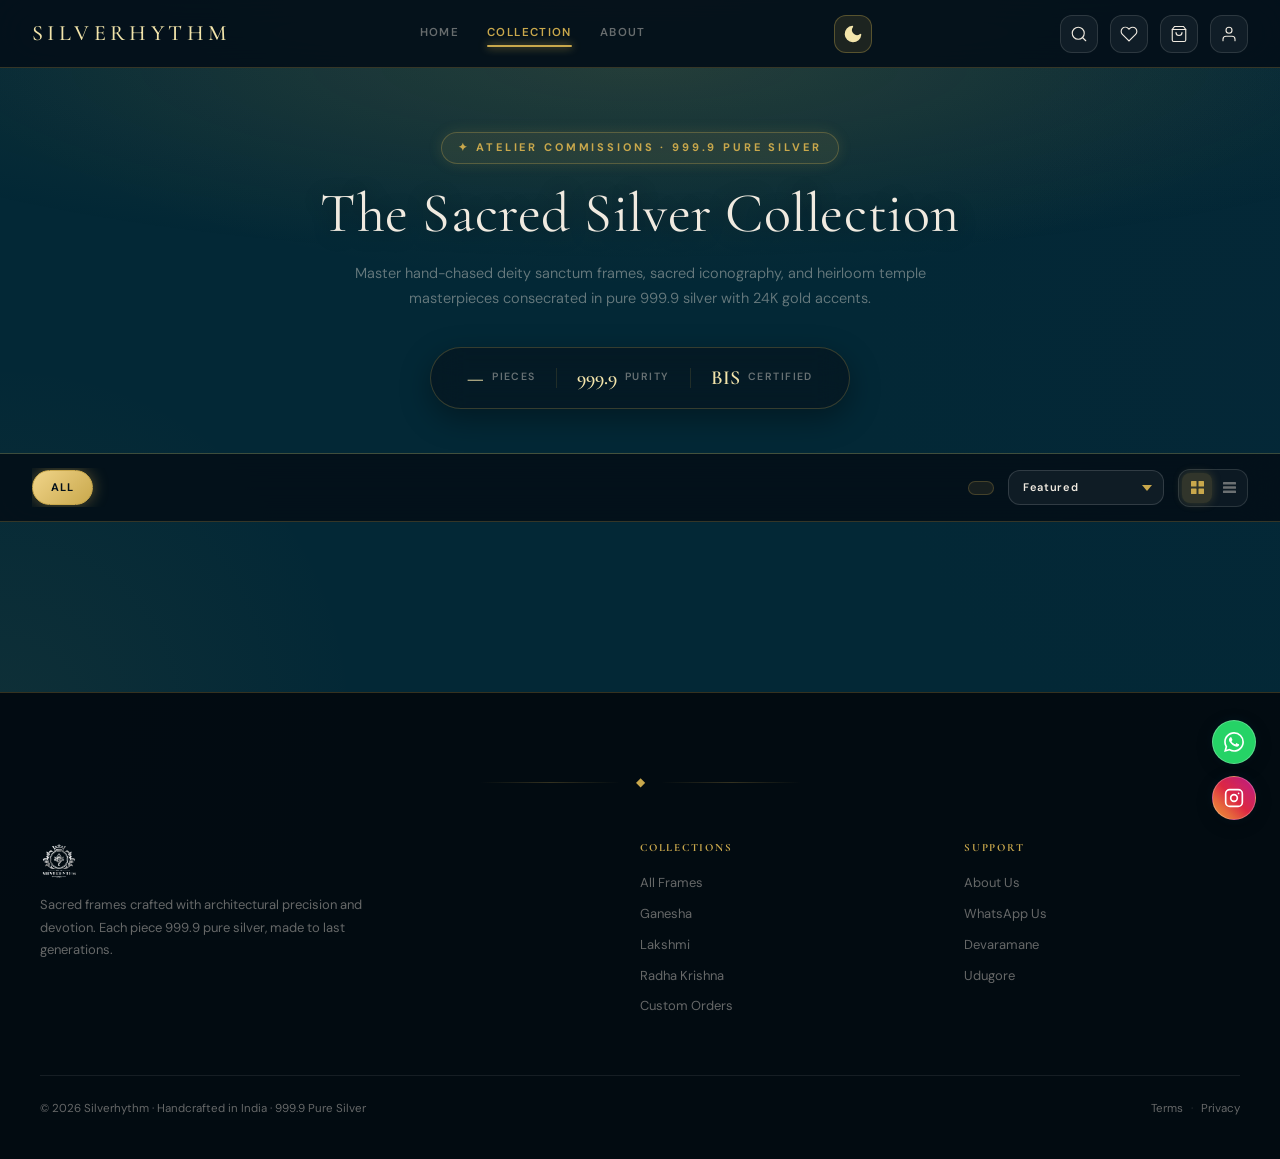
<file: silverythm-collections.html>
<!DOCTYPE html>
<html lang="en">

<head>
  <meta charset="UTF-8">
  <link rel="canonical" href="https://silverhythm.com/silverythm-collections.html">
  <meta name="viewport" content="width=device-width, initial-scale=1.0">
  <title>The Silverhythm Collection | Pure Silver Sacred Frames</title>
  <meta name="description" content="Discover the Silverhythm collection of pure silver sacred frames crafted with devotion and precision.">
  <meta property="og:title" content="The Silverhythm Collection | Pure Silver Sacred Frames">
  <meta property="og:description" content="Discover the Silverhythm collection of pure silver sacred frames crafted with devotion and precision.">
  <meta property="og:type" content="website">
  <meta property="og:url" content="https://silverhythm.com/silverythm-collections.html">
  <meta property="og:image" content="https://silverhythm.com/assets/Logo.png">
  <meta name="twitter:card" content="summary_large_image">
  <meta name="twitter:title" content="The Silverhythm Collection | Pure Silver Sacred Frames">
  <meta name="twitter:description" content="Discover the Silverhythm collection of pure silver sacred frames crafted with devotion and precision.">
  <meta name="twitter:image" content="https://silverhythm.com/assets/Logo.png">
  <link
    href="https://fonts.googleapis.com/css2?family=Cormorant+Garamond:ital,wght@0,300;0,400;0,600;1,300;1,400&family=DM+Sans:wght@200;300;400&display=swap"
    rel="stylesheet">
  <link rel="stylesheet" href="css/styles.css?v=2">
  <link rel="stylesheet" href="css/collections.css?v=4">
  <link rel="stylesheet" href="css/ui/fabs.css?v=2">
  <link rel="stylesheet" href="css/ui/nav.css?v=2">
  <link rel="stylesheet" href="css/ui/drawers.css?v=2">
  <link rel="stylesheet" href="css/ui/utilities.css?v=2">
  <link rel="stylesheet" href="css/ui/enquiry-bot.css?v=1">
  <link rel="icon" href="/assets/Logo.png" type="image/png">
</head>
<body data-brand="silverythm">

  <nav class="coll-nav" id="collNav">
    <a href="index.html" class="coll-nav-logo">SILVERHYTHM</a>
    <div class="coll-nav-links">
      <a href="index.html" class="coll-nav-link">Home</a>
      <a href="#" class="coll-nav-link active">Collection</a>
      <a href="about.html" class="coll-nav-link">About</a>
    </div>

    <!-- Modern Theme Toggle -->
    <button class="theme-orb-wrap" id="themeToggle" title="Toggle Light / Dark Mode" aria-label="Toggle theme">
      <svg class="orb-svg" id="orbSvg" viewBox="0 0 24 24" fill="none" stroke="currentColor" stroke-width="2" stroke-linecap="round" stroke-linejoin="round">
        <path class="orb-moon" d="M21 12.79A9 9 0 1 1 11.21 3 7 7 0 0 0 21 12.79z" fill="currentColor"/>
        <g class="orb-sun">
          <circle cx="12" cy="12" r="5" fill="currentColor"/>
          <line x1="12" y1="1" x2="12" y2="3"/>
          <line x1="12" y1="21" x2="12" y2="23"/>
          <line x1="4.22" y1="4.22" x2="5.64" y2="5.64"/>
          <line x1="18.36" y1="18.36" x2="19.78" y2="19.78"/>
          <line x1="1" y1="12" x2="3" y2="12"/>
          <line x1="21" y1="12" x2="23" y2="12"/>
          <line x1="4.22" y1="19.78" x2="5.64" y2="18.36"/>
          <line x1="18.36" y1="5.64" x2="19.78" y2="4.22"/>
        </g>
      </svg>
    </button>
    <div class="coll-nav-actions">
      <!-- Search -->
      <a href="index.html?search=true" class="coll-nav-icon" aria-label="Search">
        <svg width="18" height="18" viewBox="0 0 24 24" fill="none" stroke="currentColor" stroke-width="1.5" stroke-linecap="round"><circle cx="11" cy="11" r="8"/><line x1="21" y1="21" x2="16.65" y2="16.65"/></svg>
      </a>
      <!-- Wishlist -->
      <button class="coll-nav-icon" id="collNavWishBtn" aria-label="Wishlist">
        <svg width="18" height="18" viewBox="0 0 24 24" fill="none" stroke="currentColor" stroke-width="1.5" stroke-linecap="round"><path d="M20.84 4.61a5.5 5.5 0 0 0-7.78 0L12 5.67l-1.06-1.06a5.5 5.5 0 0 0-7.78 7.78l1.06 1.06L12 21.23l7.78-7.78 1.06-1.06a5.5 5.5 0 0 0 0-7.78z"/></svg>
      </button>
      <!-- Cart -->
      <button class="coll-nav-icon" id="collNavCartBtn" aria-label="Cart">
        <svg width="18" height="18" viewBox="0 0 24 24" fill="none" stroke="currentColor" stroke-width="1.5" stroke-linecap="round"><path d="M6 2L3 6v14a2 2 0 0 0 2 2h14a2 2 0 0 0 2-2V6l-3-4z"/><line x1="3" y1="6" x2="21" y2="6"/><path d="M16 10a4 4 0 0 1-8 0"/></svg>
        <span id="nav-bag-count"></span>
      </button>
      <!-- Account -->
      <button class="coll-nav-icon" id="collNavAccountBtn" aria-label="Account">
        <svg width="18" height="18" viewBox="0 0 24 24" fill="none" stroke="currentColor" stroke-width="1.5" stroke-linecap="round"><path d="M20 21v-2a4 4 0 0 0-4-4H8a4 4 0 0 0-4 4v2"/><circle cx="12" cy="7" r="4"/></svg>
      </button>
    </div>
  </nav>

  <header class="coll-header">
    <div class="coll-header-container">
      <span class="eyebrow">✦ ATELIER COMMISSIONS · 999.9 PURE SILVER</span>
      <h1 class="coll-title">The Sacred Silver Collection</h1>
      <p class="coll-sub">Master hand-chased deity sanctum frames, sacred iconography, and heirloom temple masterpieces consecrated in pure 999.9 silver with 24K gold accents.</p>
      <div class="hero-stats">
        <div class="hero-stat">
          <span class="hero-stat-num" id="heroCount">—</span>
          <span class="hero-stat-label">Pieces</span>
        </div>
        <div class="hero-stat-divider"></div>
        <div class="hero-stat">
          <span class="hero-stat-num">999.9</span>
          <span class="hero-stat-label">Purity</span>
        </div>
        <div class="hero-stat-divider"></div>
        <div class="hero-stat">
          <span class="hero-stat-num">BIS</span>
          <span class="hero-stat-label">Certified</span>
        </div>
      </div>
    </div>
  </header>

  <!-- Filters -->
  <div class="coll-toolbar" id="filtersBar">
    <div class="chips-row">
      <button class="chip active" data-cat="all">All</button>
    </div>
    <div class="toolbar-right">
      <span class="filter-count" id="filterCount"></span>
      <div class="sort-wrap">
        <select class="sort-select" id="sortSelect">
          <option value="default">Featured</option>
          <option value="price-asc">Price: Low → High</option>
          <option value="price-desc">Price: High → Low</option>
          <option value="newest">Newest</option>
        </select>
        <svg class="sort-chevron" width="10" height="6" viewBox="0 0 10 6"><path d="M0 0l5 6 5-6z" fill="currentColor"/></svg>
      </div>
      <div class="view-toggle">
        <button class="vt-btn active" data-view="grid" aria-label="Grid view">
          <svg width="13" height="13" viewBox="0 0 13 13"><rect x="0" y="0" width="5.5" height="5.5" rx="0.5" fill="currentColor"/><rect x="7.5" y="0" width="5.5" height="5.5" rx="0.5" fill="currentColor"/><rect x="0" y="7.5" width="5.5" height="5.5" rx="0.5" fill="currentColor"/><rect x="7.5" y="7.5" width="5.5" height="5.5" rx="0.5" fill="currentColor"/></svg>
        </button>
        <button class="vt-btn" data-view="list" aria-label="List view">
          <svg width="13" height="13" viewBox="0 0 13 13"><rect x="0" y="1" width="13" height="2.5" rx="0.5" fill="currentColor"/><rect x="0" y="5.25" width="13" height="2.5" rx="0.5" fill="currentColor"/><rect x="0" y="9.5" width="13" height="2.5" rx="0.5" fill="currentColor"/></svg>
        </button>
      </div>
    </div>
  </div>

  <!-- Grid -->
  <main>
    <div class="product-grid" id="grid"></div>
  </main>

  <!-- Toast container -->
  <!-- Toast container -->
  <div id="toast-wrap"></div>

  <footer class="site-footer">
    <div class="coll-footer-rule"><span class="cfr-line"></span><span class="cfr-diamond">◆</span><span class="cfr-line"></span></div>
    <div class="coll-footer-grid">
      <div class="coll-footer-brand">
        <a href="index.html" class="coll-footer-logo-link"><img src="assets/Logo.png" alt="Silverhythm" class="coll-footer-logo"></a>
        <p class="coll-footer-tagline">Sacred frames crafted with architectural precision and devotion. Each piece 999.9 pure silver, made to last generations.</p>
      </div>
      <div class="coll-footer-col">
        <h4 class="coll-footer-col-title">Collections</h4>
        <a href="silverythm-collections.html" class="coll-footer-link">All Frames</a>
        <a href="silverythm-collections.html" class="coll-footer-link">Ganesha</a>
        <a href="silverythm-collections.html" class="coll-footer-link">Lakshmi</a>
        <a href="silverythm-collections.html" class="coll-footer-link">Radha Krishna</a>
        <a href="silverythm-collections.html" class="coll-footer-link">Custom Orders</a>
      </div>
      <div class="coll-footer-col">
        <h4 class="coll-footer-col-title">Support</h4>
        <a href="about.html" class="coll-footer-link">About Us</a>
        <a href="https://wa.me/916364051237" target="_blank" class="coll-footer-link">WhatsApp Us</a>
        <a href="index.html?brand=devaramane" class="coll-footer-link">Devaramane</a>
        <a href="index.html?brand=udugore" class="coll-footer-link">Udugore</a>
      </div>
    </div>
    <div class="coll-footer-bottom">
      <span class="coll-footer-copy">© 2026 Silverhythm · Handcrafted in India · 999.9 Pure Silver</span>
      <div class="coll-footer-legal"><a href="#" class="coll-footer-legal-link">Terms</a><span class="coll-footer-sep">·</span><a href="#" class="coll-footer-legal-link">Privacy</a></div>
    </div>
  </footer>


  <!-- Instagram FAB -->
    <a id="instagram-fab" href="https://www.instagram.com/silverhythm"
     target="_blank" rel="noopener" aria-label="Instagram">
    <svg width="22" height="22" viewBox="0 0 24 24" fill="none" stroke="currentColor" stroke-width="2"
      stroke-linecap="round" stroke-linejoin="round">
      <rect x="2" y="2" width="20" height="20" rx="5" ry="5" />
      <circle cx="12" cy="12" r="4" />
      <circle cx="17.5" cy="6.5" r="1" fill="currentColor" stroke="none" />
    </svg>
  </a>

  <!-- WhatsApp FAB -->
  <a id="wa-fab" href="https://wa.me/916364051237" target="_blank" rel="noopener" aria-label="WhatsApp">
    <svg width="22" height="22" viewBox="0 0 24 24" fill="currentColor">
      <path
        d="M17.472 14.382c-.297-.149-1.758-.867-2.03-.967-.273-.099-.471-.148-.67.15-.197.297-.767.966-.94 1.164-.173.199-.347.223-.644.075-.297-.15-1.255-.463-2.39-1.475-.883-.788-1.48-1.761-1.653-2.059-.173-.297-.018-.458.13-.606.134-.133.298-.347.446-.52.149-.174.198-.298.298-.497.099-.198.05-.371-.025-.52-.075-.149-.669-1.612-.916-2.207-.242-.579-.487-.5-.669-.51-.173-.008-.371-.01-.57-.01-.198 0-.52.074-.792.372-.272.297-1.04 1.016-1.04 2.479 0 1.462 1.065 2.875 1.213 3.074.149.198 2.096 3.2 5.077 4.487.709.306 1.262.489 1.694.625.712.227 1.36.195 1.871.118.571-.085 1.758-.719 2.006-1.413.248-.694.248-1.289.173-1.413-.074-.124-.272-.198-.57-.347m-5.421 7.403h-.004a9.87 9.87 0 01-5.031-1.378l-.361-.214-3.741.982.998-3.648-.235-.374a9.86 9.86 0 01-1.51-5.26c.001-5.45 4.436-9.884 9.888-9.884 2.64 0 5.122 1.03 6.988 2.898a9.825 9.825 0 012.893 6.994c-.003 5.45-4.437 9.884-9.885 9.884m8.413-18.297A11.815 11.815 0 0012.05 0C5.495 0 .16 5.335.157 11.892c0 2.096.547 4.142 1.588 5.945L.057 24l6.305-1.654a11.882 11.882 0 005.683 1.448h.005c6.554 0 11.89-5.335 11.893-11.893a11.821 11.821 0 00-3.48-8.413z" />
    </svg>
  </a>

  <!-- Bottom nav -->
  <nav id="bottom-nav">
    <a href="index.html" class="bottom-nav-item">
      <div class="bottom-nav-icon">
        <svg width="20" height="20" viewBox="0 0 24 24" fill="none" stroke="currentColor" stroke-width="2" stroke-linecap="round"><path d="M3 9l9-7 9 7v11a2 2 0 0 1-2 2H5a2 2 0 0 1-2-2z"/><polyline points="9 22 9 12 15 12 15 22"/></svg>
      </div>
      <span>Home</span>
    </a>
    <button class="bottom-nav-item" id="bnSearch">
      <div class="bottom-nav-icon">
        <svg width="20" height="20" viewBox="0 0 24 24" fill="none" stroke="currentColor" stroke-width="2" stroke-linecap="round"><circle cx="11" cy="11" r="8"/><line x1="21" y1="21" x2="16.65" y2="16.65"/></svg>
      </div>
      <span>Search</span>
    </button>
    <button class="bottom-nav-item" id="bnCart">
      <div class="bottom-nav-icon">
        <svg width="20" height="20" viewBox="0 0 24 24" fill="none" stroke="currentColor" stroke-width="2" stroke-linecap="round"><path d="M6 2L3 6v14a2 2 0 0 0 2 2h14a2 2 0 0 0 2-2V6l-3-4z"/><line x1="3" y1="6" x2="21" y2="6"/><path d="M16 10a4 4 0 0 1-8 0"/></svg>
        <span class="cart-badge-bottom" id="bag-count"></span>
      </div>
      <span>Bag</span>
    </button>
    <button class="bottom-nav-item" id="bnWishlist">
      <div class="bottom-nav-icon">
        <svg width="20" height="20" viewBox="0 0 24 24" fill="none" stroke="currentColor" stroke-width="2" stroke-linecap="round"><path d="M20.84 4.61a5.5 5.5 0 0 0-7.78 0L12 5.67l-1.06-1.06a5.5 5.5 0 0 0-7.78 7.78l1.06 1.06L12 21.23l7.78-7.78 1.06-1.06a5.5 5.5 0 0 0 0-7.78z"/></svg>
      </div>
      <span>Saved</span>
    </button>
  </nav>

  <!-- Full-Screen Search Modal -->
  <div id="search-modal" class="search-modal">
    <div class="search-header">
      <input type="text" id="searchInput" class="search-input" placeholder="Search for products...">
      <button id="closeSearchBtn" aria-label="Close search">
        <svg width="24" height="24" viewBox="0 0 24 24" fill="none" stroke="currentColor" stroke-width="2" stroke-linecap="round"><line x1="18" y1="6" x2="6" y2="18"/><line x1="6" y1="6" x2="18" y2="18"/></svg>
      </button>
    </div>
    <div id="searchResults" class="search-results"></div>
  </div>

  <div id="modal-root"></div>

  <script type="module" src="js/ui/collections.js?v=7"></script>
</body>

</html>
</file>
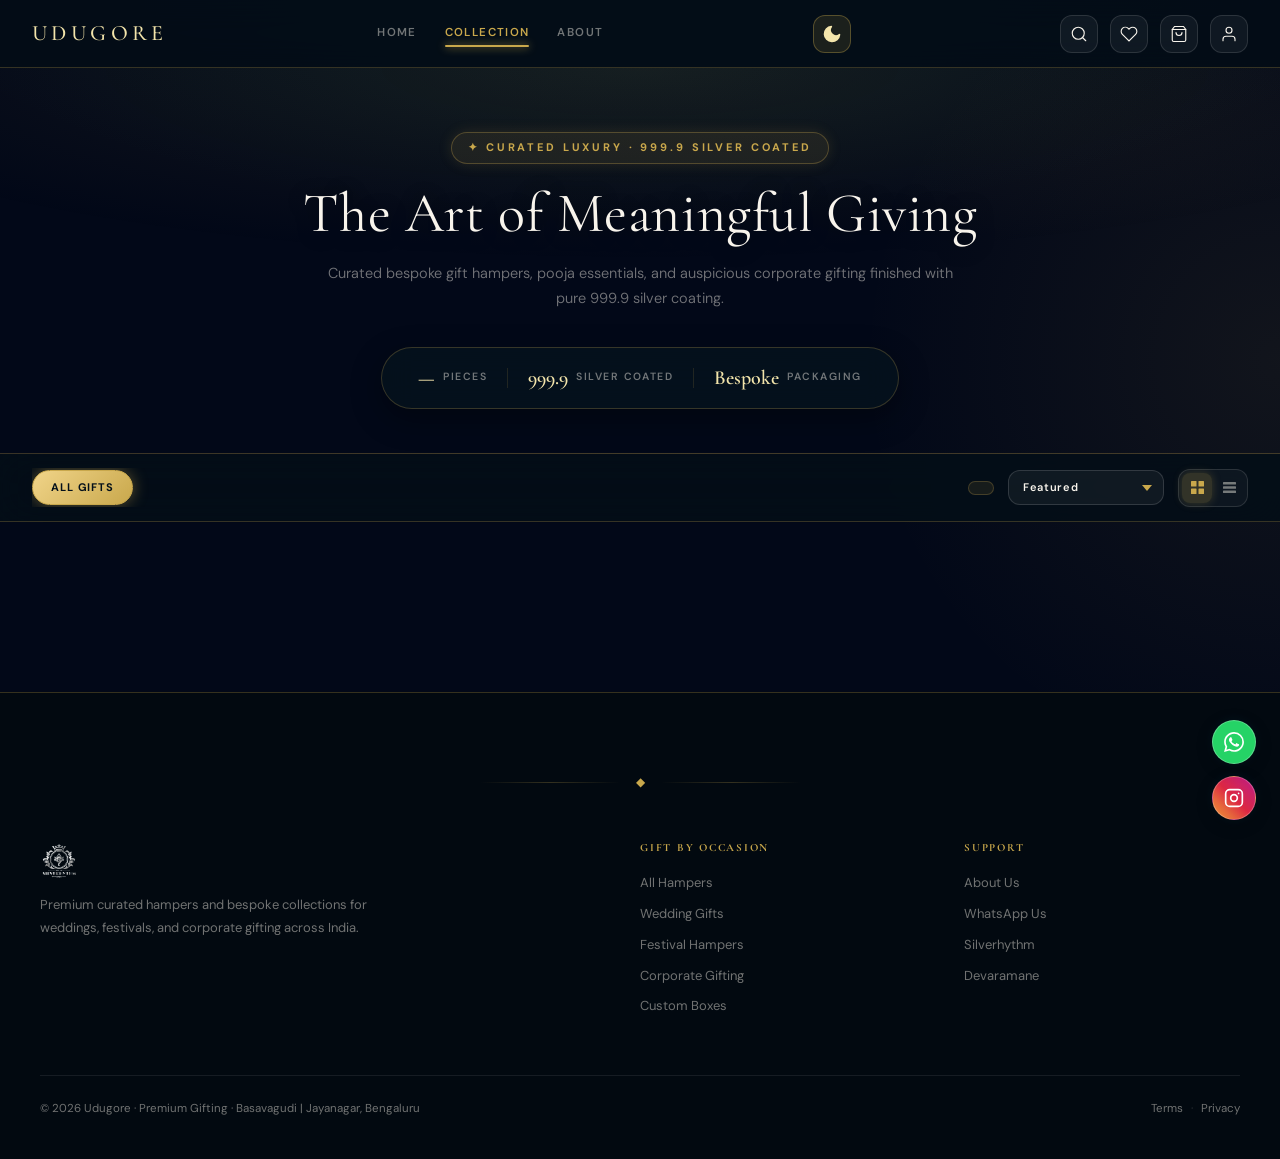
<file: udugore-collections.html>
<!DOCTYPE html>
<html lang="en">

<head>
  <meta charset="UTF-8">
  <link rel="canonical" href="https://silverhythm.com/udugore-collections.html">
  <meta name="viewport" content="width=device-width, initial-scale=1.0">
  <title>Udugore | Premium Gifting Collection</title>
  <meta name="description" content="Browse Udugore premium gifting collections with curated hampers for weddings, festivals, and corporate gifting.">
  <meta property="og:title" content="Udugore | Premium Gifting Collection">
  <meta property="og:description" content="Browse Udugore premium gifting collections with curated hampers for weddings, festivals, and corporate gifting.">
  <meta property="og:type" content="website">
  <meta property="og:url" content="https://silverhythm.com/udugore-collections.html">
  <meta property="og:image" content="https://silverhythm.com/assets/Logo.png">
  <meta name="twitter:card" content="summary_large_image">
  <meta name="twitter:title" content="Udugore | Premium Gifting Collection">
  <meta name="twitter:description" content="Browse Udugore premium gifting collections with curated hampers for weddings, festivals, and corporate gifting.">
  <meta name="twitter:image" content="https://silverhythm.com/assets/Logo.png">
  <link
    href="https://fonts.googleapis.com/css2?family=Cormorant+Garamond:ital,wght@0,300;0,400;0,600;1,300;1,400&family=DM+Sans:wght@200;300;400&display=swap"
    rel="stylesheet">
  <link rel="stylesheet" href="css/styles.css?v=2">
  <link rel="stylesheet" href="css/collections.css?v=4">
  <link rel="stylesheet" href="css/ui/fabs.css?v=2">
  <link rel="stylesheet" href="css/ui/nav.css?v=2">
  <link rel="stylesheet" href="css/ui/drawers.css?v=2">
  <link rel="stylesheet" href="css/ui/utilities.css?v=2">
  <link rel="stylesheet" href="css/ui/enquiry-bot.css?v=1">
  <link rel="icon" href="/assets/Logo.png" type="image/png">
</head>

<body data-brand="udugore">

  <nav class="coll-nav" id="collNav">
    <a href="index.html?brand=udugore" class="coll-nav-logo">UDUGORE</a>
    <div class="coll-nav-links">
      <a href="index.html?brand=udugore" class="coll-nav-link">Home</a>
      <a href="#" class="coll-nav-link active">Collection</a>
      <a href="about.html" class="coll-nav-link">About</a>
    </div>

    <!-- Modern Theme Toggle -->
    <button class="theme-orb-wrap" id="themeToggle" title="Toggle Light / Dark Mode" aria-label="Toggle theme">
      <svg class="orb-svg" id="orbSvg" viewBox="0 0 24 24" fill="none" stroke="currentColor" stroke-width="2" stroke-linecap="round" stroke-linejoin="round">
        <path class="orb-moon" d="M21 12.79A9 9 0 1 1 11.21 3 7 7 0 0 0 21 12.79z" fill="currentColor"/>
        <g class="orb-sun">
          <circle cx="12" cy="12" r="5" fill="currentColor"/>
          <line x1="12" y1="1" x2="12" y2="3"/>
          <line x1="12" y1="21" x2="12" y2="23"/>
          <line x1="4.22" y1="4.22" x2="5.64" y2="5.64"/>
          <line x1="18.36" y1="18.36" x2="19.78" y2="19.78"/>
          <line x1="1" y1="12" x2="3" y2="12"/>
          <line x1="21" y1="12" x2="23" y2="12"/>
          <line x1="4.22" y1="19.78" x2="5.64" y2="18.36"/>
          <line x1="18.36" y1="5.64" x2="19.78" y2="4.22"/>
        </g>
      </svg>
    </button>
    <div class="coll-nav-actions">
      <!-- Search -->
      <a href="index.html?search=true" class="coll-nav-icon" aria-label="Search">
        <svg width="18" height="18" viewBox="0 0 24 24" fill="none" stroke="currentColor" stroke-width="1.5" stroke-linecap="round"><circle cx="11" cy="11" r="8"/><line x1="21" y1="21" x2="16.65" y2="16.65"/></svg>
      </a>
      <!-- Wishlist -->
      <button class="coll-nav-icon" id="collNavWishBtn" aria-label="Wishlist">
        <svg width="18" height="18" viewBox="0 0 24 24" fill="none" stroke="currentColor" stroke-width="1.5" stroke-linecap="round"><path d="M20.84 4.61a5.5 5.5 0 0 0-7.78 0L12 5.67l-1.06-1.06a5.5 5.5 0 0 0-7.78 7.78l1.06 1.06L12 21.23l7.78-7.78 1.06-1.06a5.5 5.5 0 0 0 0-7.78z"/></svg>
      </button>
      <!-- Cart -->
      <button class="coll-nav-icon" id="collNavCartBtn" aria-label="Cart">
        <svg width="18" height="18" viewBox="0 0 24 24" fill="none" stroke="currentColor" stroke-width="1.5" stroke-linecap="round"><path d="M6 2L3 6v14a2 2 0 0 0 2 2h14a2 2 0 0 0 2-2V6l-3-4z"/><line x1="3" y1="6" x2="21" y2="6"/><path d="M16 10a4 4 0 0 1-8 0"/></svg>
        <span id="nav-bag-count"></span>
      </button>
      <!-- Account -->
      <button class="coll-nav-icon" id="collNavAccountBtn" aria-label="Account">
        <svg width="18" height="18" viewBox="0 0 24 24" fill="none" stroke="currentColor" stroke-width="1.5" stroke-linecap="round"><path d="M20 21v-2a4 4 0 0 0-4-4H8a4 4 0 0 0-4 4v2"/><circle cx="12" cy="7" r="4"/></svg>
      </button>
    </div>
  </nav>

  <header class="coll-header">
    <div class="coll-header-container">
      <span class="eyebrow">✦ CURATED LUXURY · 999.9 SILVER COATED</span>
      <h1 class="coll-title">The Art of Meaningful Giving</h1>
      <p class="coll-sub">Curated bespoke gift hampers, pooja essentials, and auspicious corporate gifting finished with pure 999.9 silver coating.</p>
      <div class="hero-stats">
        <div class="hero-stat">
          <span class="hero-stat-num" id="heroCount">—</span>
          <span class="hero-stat-label">Pieces</span>
        </div>
        <div class="hero-stat-divider"></div>
        <div class="hero-stat">
          <span class="hero-stat-num">999.9</span>
          <span class="hero-stat-label">Silver Coated</span>
        </div>
        <div class="hero-stat-divider"></div>
        <div class="hero-stat">
          <span class="hero-stat-num">Bespoke</span>
          <span class="hero-stat-label">Packaging</span>
        </div>
      </div>
    </div>
  </header>

  <!-- Filters -->
  <div class="coll-toolbar" id="filtersBar">
    <div class="chips-row">
      <button class="chip active" data-cat="all">All Gifts</button>
    </div>
    <div class="toolbar-right">
      <span class="filter-count" id="filterCount"></span>
      <div class="sort-wrap">
        <select class="sort-select" id="sortSelect">
          <option value="default">Featured</option>
          <option value="price-asc">Price: Low → High</option>
          <option value="price-desc">Price: High → Low</option>
          <option value="newest">Newest</option>
        </select>
        <svg class="sort-chevron" width="10" height="6" viewBox="0 0 10 6"><path d="M0 0l5 6 5-6z" fill="currentColor"/></svg>
      </div>
      <div class="view-toggle">
        <button class="vt-btn active" data-view="grid" aria-label="Grid view">
          <svg width="13" height="13" viewBox="0 0 13 13"><rect x="0" y="0" width="5.5" height="5.5" rx="0.5" fill="currentColor"/><rect x="7.5" y="0" width="5.5" height="5.5" rx="0.5" fill="currentColor"/><rect x="0" y="7.5" width="5.5" height="5.5" rx="0.5" fill="currentColor"/><rect x="7.5" y="7.5" width="5.5" height="5.5" rx="0.5" fill="currentColor"/></svg>
        </button>
        <button class="vt-btn" data-view="list" aria-label="List view">
          <svg width="13" height="13" viewBox="0 0 13 13"><rect x="0" y="1" width="13" height="2.5" rx="0.5" fill="currentColor"/><rect x="0" y="5.25" width="13" height="2.5" rx="0.5" fill="currentColor"/><rect x="0" y="9.5" width="13" height="2.5" rx="0.5" fill="currentColor"/></svg>
        </button>
      </div>
    </div>
  </div>

  <!-- Grid -->
  <main>
    <div class="product-grid" id="grid"></div>
  </main>

  <!-- Toast container -->
  <div id="toast-wrap"></div>

  <footer class="site-footer">
    <div class="coll-footer-rule"><span class="cfr-line"></span><span class="cfr-diamond">◆</span><span class="cfr-line"></span></div>
    <div class="coll-footer-grid">
      <div class="coll-footer-brand">
        <a href="index.html?brand=udugore" class="coll-footer-logo-link"><img src="assets/Logo.png" alt="Udugore" class="coll-footer-logo"></a>
        <p class="coll-footer-tagline">Premium curated hampers and bespoke collections for weddings, festivals, and corporate gifting across India.</p>
      </div>
      <div class="coll-footer-col">
        <h4 class="coll-footer-col-title">Gift By Occasion</h4>
        <a href="udugore-collections.html" class="coll-footer-link">All Hampers</a>
        <a href="udugore-collections.html" class="coll-footer-link">Wedding Gifts</a>
        <a href="udugore-collections.html" class="coll-footer-link">Festival Hampers</a>
        <a href="udugore-collections.html" class="coll-footer-link">Corporate Gifting</a>
        <a href="udugore-collections.html" class="coll-footer-link">Custom Boxes</a>
      </div>
      <div class="coll-footer-col">
        <h4 class="coll-footer-col-title">Support</h4>
        <a href="about.html" class="coll-footer-link">About Us</a>
        <a href="https://wa.me/916364051237" target="_blank" class="coll-footer-link">WhatsApp Us</a>
        <a href="index.html?brand=silverythm" class="coll-footer-link">Silverhythm</a>
        <a href="index.html?brand=devaramane" class="coll-footer-link">Devaramane</a>
      </div>
    </div>
    <div class="coll-footer-bottom">
      <span class="coll-footer-copy">© 2026 Udugore · Premium Gifting · Basavagudi | Jayanagar, Bengaluru</span>
      <div class="coll-footer-legal"><a href="#" class="coll-footer-legal-link">Terms</a><span class="coll-footer-sep">·</span><a href="#" class="coll-footer-legal-link">Privacy</a></div>
    </div>
  </footer>


  <!-- Instagram FAB -->
    <a id="instagram-fab" href="https://www.instagram.com/silverhythm"
     target="_blank" rel="noopener" aria-label="Instagram">
    <svg width="22" height="22" viewBox="0 0 24 24" fill="none" stroke="currentColor" 
         stroke-width="2" stroke-linecap="round" stroke-linejoin="round">
      <rect x="2" y="2" width="20" height="20" rx="5" ry="5"/>
      <circle cx="12" cy="12" r="4"/>
      <circle cx="17.5" cy="6.5" r="1" fill="currentColor" stroke="none"/>
    </svg>
  </a>

  <!-- WhatsApp FAB -->
  <a id="wa-fab" href="https://wa.me/916364051237" target="_blank" rel="noopener" aria-label="WhatsApp">
    <svg width="22" height="22" viewBox="0 0 24 24" fill="currentColor">
      <path
        d="M17.472 14.382c-.297-.149-1.758-.867-2.03-.967-.273-.099-.471-.148-.67.15-.197.297-.767.966-.94 1.164-.173.199-.347.223-.644.075-.297-.15-1.255-.463-2.39-1.475-.883-.788-1.48-1.761-1.653-2.059-.173-.297-.018-.458.13-.606.134-.133.298-.347.446-.52.149-.174.198-.298.298-.497.099-.198.05-.371-.025-.52-.075-.149-.669-1.612-.916-2.207-.242-.579-.487-.5-.669-.51-.173-.008-.371-.01-.57-.01-.198 0-.52.074-.792.372-.272.297-1.04 1.016-1.04 2.479 0 1.462 1.065 2.875 1.213 3.074.149.198 2.096 3.2 5.077 4.487.709.306 1.262.489 1.694.625.712.227 1.36.195 1.871.118.571-.085 1.758-.719 2.006-1.413.248-.694.248-1.289.173-1.413-.074-.124-.272-.198-.57-.347m-5.421 7.403h-.004a9.87 9.87 0 01-5.031-1.378l-.361-.214-3.741.982.998-3.648-.235-.374a9.86 9.86 0 01-1.51-5.26c.001-5.45 4.436-9.884 9.888-9.884 2.64 0 5.122 1.03 6.988 2.898a9.825 9.825 0 012.893 6.994c-.003 5.45-4.437 9.884-9.885 9.884m8.413-18.297A11.815 11.815 0 0012.05 0C5.495 0 .16 5.335.157 11.892c0 2.096.547 4.142 1.588 5.945L.057 24l6.305-1.654a11.882 11.882 0 005.683 1.448h.005c6.554 0 11.89-5.335 11.893-11.893a11.821 11.821 0 00-3.48-8.413z" />
    </svg>
  </a>

  <!-- Bottom nav -->
  <nav id="bottom-nav">
    <a href="index.html" class="bottom-nav-item">
      <div class="bottom-nav-icon">
        <svg width="20" height="20" viewBox="0 0 24 24" fill="none" stroke="currentColor" stroke-width="2" stroke-linecap="round"><path d="M3 9l9-7 9 7v11a2 2 0 0 1-2 2H5a2 2 0 0 1-2-2z"/><polyline points="9 22 9 12 15 12 15 22"/></svg>
      </div>
      <span>Home</span>
    </a>
    <button class="bottom-nav-item" id="bnSearch">
      <div class="bottom-nav-icon">
        <svg width="20" height="20" viewBox="0 0 24 24" fill="none" stroke="currentColor" stroke-width="2" stroke-linecap="round"><circle cx="11" cy="11" r="8"/><line x1="21" y1="21" x2="16.65" y2="16.65"/></svg>
      </div>
      <span>Search</span>
    </button>
    <button class="bottom-nav-item" id="bnCart">
      <div class="bottom-nav-icon">
        <svg width="20" height="20" viewBox="0 0 24 24" fill="none" stroke="currentColor" stroke-width="2" stroke-linecap="round"><path d="M6 2L3 6v14a2 2 0 0 0 2 2h14a2 2 0 0 0 2-2V6l-3-4z"/><line x1="3" y1="6" x2="21" y2="6"/><path d="M16 10a4 4 0 0 1-8 0"/></svg>
        <span class="cart-badge-bottom" id="bag-count"></span>
      </div>
      <span>Bag</span>
    </button>
    <button class="bottom-nav-item" id="bnWishlist">
      <div class="bottom-nav-icon">
        <svg width="20" height="20" viewBox="0 0 24 24" fill="none" stroke="currentColor" stroke-width="2" stroke-linecap="round"><path d="M20.84 4.61a5.5 5.5 0 0 0-7.78 0L12 5.67l-1.06-1.06a5.5 5.5 0 0 0-7.78 7.78l1.06 1.06L12 21.23l7.78-7.78 1.06-1.06a5.5 5.5 0 0 0 0-7.78z"/></svg>
      </div>
      <span>Saved</span>
    </button>
  </nav>

  <!-- Full-Screen Search Modal -->
  <div id="search-modal" class="search-modal">
    <div class="search-header">
      <input type="text" id="searchInput" class="search-input" placeholder="Search for products...">
      <button id="closeSearchBtn" aria-label="Close search">
        <svg width="24" height="24" viewBox="0 0 24 24" fill="none" stroke="currentColor" stroke-width="2" stroke-linecap="round"><line x1="18" y1="6" x2="6" y2="18"/><line x1="6" y1="6" x2="18" y2="18"/></svg>
      </button>
    </div>
    <div id="searchResults" class="search-results"></div>
  </div>

  <div id="modal-root"></div>

  <script type="module" src="js/ui/collections.js?v=7"></script>
</body>

</html>
</file>
<file: css/styles.css>
/* =============================================
   MULTI-BRAND PORTAL — Mobile-First Design System v2
   ============================================= */

/* === CSS VARIABLES === */
@import "ui/themes.css";

:root {
  --primary: #1B4963;
  --primary-dark: #0F2D3F;
  --primary-light: #2A6A8F;
  --secondary: #C0C0C0;
  --accent: #4DA3FF;
  --bg-hero: linear-gradient(135deg, #0F2D3F 0%, #1B4963 100%);
  --bg-body: #F5F7FA;
  --bg-card: #FFFFFF;
  --bg-dark: #0C0A09;
  --bg-section-alt: #F0F4F8;
  --gradient-text: linear-gradient(135deg, #D9D9D9, #fff, #BFBFBF);
  --text-primary: #1A1A1A;
  --text-secondary: #6B7280;
  --text-on-dark: #E2E8F0;
  --text-on-primary: #FFFFFF;
  --border-color: #E5E7EB;
  --border-light: rgba(255, 255, 255, 0.1);
  --radius-sm: 6px;
  --radius-md: 10px;
  --radius-lg: 16px;
  --radius-xl: 24px;
  --radius-pill: 50px;
  --shadow-sm: 0 1px 3px rgba(0, 0, 0, 0.05);
  --shadow-md: 0 4px 12px rgba(0, 0, 0, 0.08);
  --shadow-lg: 0 12px 32px rgba(0, 0, 0, 0.12);
  --shadow-xl: 0 24px 48px rgba(0, 0, 0, 0.16);
  --shadow-card: 0 2px 8px rgba(0, 0, 0, 0.06);
  --font-sans: 'Inter', system-ui, -apple-system, sans-serif;
  --font-serif: 'Cormorant Garamond', Georgia, serif;
  --ease-out: cubic-bezier(0.16, 1, 0.3, 1);
  --ease-spring: cubic-bezier(0.34, 1.56, 0.64, 1);
  --transition: 0.3s var(--ease-out);
  --transition-fast: 0.2s ease;
  --transition-slow: 0.5s var(--ease-out);
  --header-height: 56px;
  --brand-bar-height: 48px;
  --bottom-nav-height: 56px;
  --top-offset: 104px;
  --safe-bottom: env(safe-area-inset-bottom, 0px);
}

/* === RESET === */
*,
*::before,
*::after {
  box-sizing: border-box;
  margin: 0;
  padding: 0;
}

html {
  scroll-behavior: smooth;
  -webkit-text-size-adjust: 100%;
  scroll-padding-top: var(--top-offset);
}

body {
  font-family: var(--font-sans);
  background: var(--bg-body);
  color: var(--text-primary);
  line-height: 1.6;
  -webkit-font-smoothing: antialiased;
  -moz-osx-font-smoothing: grayscale;
  overflow-x: hidden;
  padding-bottom: 0;
  opacity: 0;
  animation: pageReveal 0.4s ease-out 0.05s forwards;
}

@media (max-width: 768px) {
  body {
    padding-bottom: calc(var(--bottom-nav-height) + var(--safe-bottom));
  }
}

body.no-scroll {
  overflow: hidden;
}

img {
  max-width: 100%;
  display: block;
}

a {
  text-decoration: none;
  color: inherit;
  -webkit-tap-highlight-color: transparent;
}

button {
  cursor: pointer;
  border: none;
  background: none;
  font: inherit;
  color: inherit;
  -webkit-tap-highlight-color: transparent;
}

ul,
ol {
  list-style: none;
}

input,
textarea,
select {
  font: inherit;
  -webkit-appearance: none;
  appearance: none;
}

/* === TYPOGRAPHY === */
h1,
h2,
h3,
h4 {
  font-family: var(--font-serif);
  font-weight: 500;
  line-height: 1.15;
}

.line-clamp-1 {
  display: -webkit-box;
  -webkit-line-clamp: 1;
  line-clamp: 1;
  -webkit-box-orient: vertical;
  overflow: hidden;
}

.line-clamp-2 {
  display: -webkit-box;
  -webkit-line-clamp: 2;
  line-clamp: 2;
  -webkit-box-orient: vertical;
  overflow: hidden;
}

.gradient-text {
  background: var(--gradient-text);
  -webkit-background-clip: text;
  -webkit-text-fill-color: transparent;
  background-clip: text;
}

/* === SCROLLBAR === */
::-webkit-scrollbar {
  width: 4px;
}

::-webkit-scrollbar-track {
  background: transparent;
}

::-webkit-scrollbar-thumb {
  background: rgba(0, 0, 0, 0.15);
  border-radius: 2px;
}

::selection {
  background: rgba(27, 73, 99, 0.15);
}

:focus-visible {
  outline: 2px solid var(--accent);
  outline-offset: 2px;
  border-radius: 4px;
}

/* === LAYOUT === */
.container {
  width: 100%;
  max-width: 1400px;
  margin: 0 auto;
  padding: 0 24px;
}

.container-narrow {
  max-width: 800px;
}

.hidden {
  display: none !important;
}

.sr-only {
  position: absolute;
  width: 1px;
  height: 1px;
  padding: 0;
  margin: -1px;
  overflow: hidden;
  clip: rect(0, 0, 0, 0);
  border: 0;
}



.main-nav {
  position: fixed;
  top: 0;
  left: 0;
  right: 0;
  z-index: 60;
  background: var(--primary);
  box-shadow: none;
  border-bottom: none;
  display: block;
  /* stack rows */
  transition: background 0.3s ease, box-shadow 0.3s ease;
}

#nav-content-wrap {
  height: var(--header-height);
  position: relative;
  display: flex;
  align-items: center;
}

/* Unified Brand Pills System (Global) */
.nav-brand-pills {
  display: flex;
  align-items: center;
  gap: 2px;
  background: rgba(255, 255, 255, 0.07);
  border: 1px solid rgba(255, 255, 255, 0.1);
  border-radius: 24px;
  padding: 3px;
}

.brand-bar-inner {
  display: flex;
  align-items: center;
  width: 100%;
  background: transparent;
  border: none;
  border-radius: 0;
  padding: 0;
}

.nav-brand-pill {
  font-size: 9px;
  font-weight: 700;
  letter-spacing: 0.12em;
  color: rgba(255, 255, 255, 0.45);
  padding: 6px 16px;
  border-radius: 20px;
  border: none;
  background: transparent;
  cursor: pointer;
  transition: all 0.2s ease;
  white-space: nowrap;
}

.nav-brand-pill.active,
.nav-brand-pill:hover {
  background: rgba(255, 255, 255, 0.13);
  color: #fff;
  border: 1px solid rgba(255, 255, 255, 0.12);
}

.main-nav-inner {
  width: 100%;
  display: flex;
  align-items: center;
  justify-content: center;
  position: relative;
  max-width: 1400px;
  padding: 0 24px;
  margin: 0 auto;
}


.menu-btn {
  position: absolute;
  left: 8px;
  background: transparent;
  border: none;
  color: #fff;
  cursor: pointer;
  padding: 8px;
  display: flex;
  align-items: center;
  justify-content: center;
  top: 50%;
  transform: translateY(-50%);
  -webkit-tap-highlight-color: transparent;
}

.nav-logo {
  display: flex;
  justify-content: center;
  align-items: center;
  height: 100%;
  top: 50%;
  transform: translateY(-50%);
  position: absolute;
}

.nav-logo img {
  height: 32px;
  width: auto;
  object-fit: contain;
}

.brand-bar {
  height: var(--brand-bar-height);
  display: flex;
  align-items: center;
  justify-content: center;
  padding: 0;
  transition: background 0.3s ease;
  border-top: none;
  border-bottom: none;
}

@media (min-width: 768px) {
  .brand-bar {
    display: none;
    /* Hide separate bar on desktop since pills are inline */
  }
}

.brand-bar-inner {
  display: flex;
  align-items: center;
  justify-content: center;
  width: 100%;
}


.brand-tab.active {
  color: #fff;
  box-shadow: none;
}

.brand-tab::after {
  content: '';
  position: absolute;
  bottom: 0;
  left: 15%;
  right: 15%;
  height: 2px;
  background: #fff;
  transform: scaleX(0);
  transition: transform 0.3s ease;
  transform-origin: center;
}

.brand-tab.active::after {
  transform: scaleX(1);
}

/* =======================================
   BOTTOM NAVIGATION
   ======================================= */
#bottom-nav {
  position: fixed;
  bottom: 0;
  left: 0;
  right: 0;
  z-index: 60;
  height: calc(var(--bottom-nav-height) + env(safe-area-inset-bottom));
  background: #fff;
  border-top: 1px solid #E5E7EB;
  display: flex;
  align-items: stretch;
  padding: 0;
  padding-bottom: env(safe-area-inset-bottom);
}

.bottom-nav-item {
  flex: 1;
  display: flex;
  flex-direction: column;
  align-items: center;
  justify-content: center;
  height: var(--bottom-nav-height);
  color: #6B7280;
  background: none;
  border: none;
  border-right: 1px solid #E5E7EB;
  font-size: 9px;
  font-weight: 600;
  text-transform: uppercase;
  letter-spacing: 0.08em;
  gap: 5px;
  cursor: pointer;
  -webkit-tap-highlight-color: transparent;
  position: relative;
  border-radius: 0;
  transition: color 0.2s ease, background 0.2s ease;
}

.bottom-nav-item:last-child {
  border-right: none;
}

.bottom-nav-item.active {
  color: var(--primary);
  background: rgba(var(--accent-rgb, 27, 73, 99), 0.04);
}

.bottom-nav-icon {
  position: relative;
  display: flex;
  align-items: center;
  justify-content: center;
}

.bottom-nav-item svg {
  width: 20px;
  height: 20px;
  transition: transform 0.2s cubic-bezier(0.175, 0.885, 0.32, 1.275);
}

.bottom-nav-item:active svg {
  transform: scale(0.9);
}

.cart-badge-bottom {
  position: absolute;
  top: -6px;
  right: -8px;
  background: var(--accent);
  color: #fff;
  font-size: 9px;
  font-weight: 700;
  height: 16px;
  min-width: 16px;
  border-radius: 8px;
  display: flex;
  align-items: center;
  justify-content: center;
  padding: 0 4px;
  padding-top: 1px;
  border: 2px solid #fff;
}

.cart-badge-bottom.hidden {
  display: none;
}

@keyframes bounce-scale {
  0% {
    transform: scale(1);
  }

  50% {
    transform: scale(1.3);
  }

  100% {
    transform: scale(1);
  }
}

.cart-bounce .cart-badge-bottom {
  animation: bounce-scale 0.4s ease forwards;
}

/* =======================================
   SEARCH MODAL
   ======================================= */
.search-modal {
  position: fixed;
  top: 60px;
  /* matches --header-height for desktop nav */
  left: 0;
  right: 0;
  z-index: 100;
  background: #fff;
  display: flex;
  flex-direction: column;
  transform: translateY(-110%);
  transition: transform 0.35s cubic-bezier(0.4, 0, 0.2, 1),
    opacity 0.35s ease;
  opacity: 0;
  pointer-events: none;
  box-shadow: 0 8px 32px rgba(0, 0, 0, 0.12);
  border-bottom: 1px solid #E5E7EB;
  max-height: 480px;
}

.search-modal.open {
  transform: translateY(0);
  opacity: 1;
  pointer-events: all;
}

.search-header {
  display: flex;
  align-items: center;
  gap: 12px;
  padding: 16px;
  border-bottom: 1px solid #E5E7EB;
  padding-top: calc(16px + env(safe-area-inset-top));
}

.search-input {
  flex: 1;
  border: none;
  background: #F3F4F6;
  border-radius: 8px;
  padding: 12px 16px;
  font-size: 16px;
  outline: none;
  appearance: none;
}

#closeSearchBtn {
  background: none;
  border: none;
  color: #374151;
  padding: 4px;
  display: flex;
  justify-content: center;
  align-items: center;
  cursor: pointer;
}

/* =======================================
   MOBILE MENU (Slide Panel)
   ======================================= */
.mobile-overlay {
  position: fixed;
  inset: 0;
  z-index: 100;
  pointer-events: none;
  visibility: hidden;
  transition: visibility 0s 0.35s;
}

.mobile-overlay.open {
  pointer-events: auto;
  visibility: visible;
  transition-delay: 0s;
}

.mobile-backdrop {
  position: absolute;
  inset: 0;
  background: rgba(0, 0, 0, 0);
  backdrop-filter: blur(0);
  transition: all 0.35s ease;
}

.mobile-overlay.open .mobile-backdrop {
  background: rgba(0, 0, 0, 0.5);
  backdrop-filter: blur(4px);
}

.mobile-panel {
  position: absolute;
  top: 0;
  left: 0;
  height: 100%;
  width: 82%;
  max-width: 340px;
  background: #fff;
  box-shadow: 10px 0 40px rgba(0, 0, 0, 0.2);
  transform: translateX(-100%);
  transition: transform 0.35s var(--ease-out);
  display: flex;
  flex-direction: column;
  overflow-y: auto;
  -webkit-overflow-scrolling: touch;
}

.mobile-overlay.open .mobile-panel {
  transform: translateX(0);
}

.mobile-panel-header {
  height: 56px;
  padding: 0 16px;
  display: flex;
  align-items: center;
  justify-content: space-between;
  background: var(--primary) !important;
  flex-shrink: 0;
}

.mobile-panel-header img {
  height: 28px;
}

.mobile-panel-header button {
  color: #fff;
  padding: 8px;
  min-width: 44px;
  min-height: 44px;
  display: flex;
  align-items: center;
  justify-content: center;
}

.mobile-nav-links {
  padding: 16px;
  display: flex;
  flex-direction: column;
  gap: 2px;
}

.mobile-nav-link {
  display: flex;
  align-items: center;
  gap: 12px;
  padding: 14px 12px;
  font-size: 15px;
  font-weight: 500;
  color: var(--text-primary);
  border-radius: var(--radius-md);
  transition: background var(--transition-fast);
  min-height: 48px;
}

.mobile-nav-link:active {
  background: var(--bg-section-alt);
}

.mobile-nav-link svg {
  width: 20px;
  height: 20px;
  color: var(--primary);
  flex-shrink: 0;
}

.mobile-brands {
  padding: 0 16px;
  margin-top: 8px;
}

.mobile-brands-title {
  font-size: 10px;
  font-weight: 700;
  letter-spacing: 0.15em;
  text-transform: uppercase;
  color: var(--text-secondary);
  padding: 0 12px;
  margin-bottom: 8px;
}

.mobile-brand-btn {
  display: flex;
  align-items: center;
  gap: 12px;
  width: 100%;
  padding: 12px;
  font-size: 14px;
  font-weight: 500;
  color: var(--text-primary);
  border-radius: var(--radius-md);
  transition: all var(--transition-fast);
  min-height: 48px;
}

.mobile-brand-btn:active {
  background: var(--bg-section-alt);
}

.mobile-brand-btn.active {
  background: var(--primary);
  color: #fff;
  border-radius: var(--radius-md);
}

.mobile-brand-dot {
  width: 10px;
  height: 10px;
  border-radius: 50%;
  border: 2px solid var(--text-secondary);
  flex-shrink: 0;
}

.mobile-brand-btn.active .mobile-brand-dot {
  background: #fff;
  border-color: #fff;
}

.mobile-wa-btn {
  margin: 24px 16px 16px;
  padding: 14px;
  background: #25D366;
  color: #fff;
  border-radius: var(--radius-lg);
  font-size: 14px;
  font-weight: 600;
  display: flex;
  align-items: center;
  justify-content: center;
  gap: 8px;
  min-height: 48px;
  transition: transform var(--transition-fast);
}

.mobile-wa-btn:active {
  transform: scale(0.97);
}

/* =======================================
   BUTTONS
   ======================================= */
.btn {
  display: inline-flex;
  align-items: center;
  justify-content: center;
  gap: 8px;
  padding: 14px 24px;
  font-size: 12px;
  font-weight: 700;
  letter-spacing: 0.08em;
  text-transform: uppercase;
  border-radius: var(--radius-md);
  transition: all var(--transition);
  cursor: pointer;
  white-space: nowrap;
  min-height: 48px;
  position: relative;
  overflow: hidden;
}

.btn:active {
  transform: scale(0.97);
}

.btn-primary {
  background: var(--secondary);
  color: var(--primary-dark);
}

.btn-primary:hover {
  background: #fff;
  box-shadow: var(--shadow-md);
}

.btn-outline {
  background: transparent;
  border: 1px solid rgba(255, 255, 255, 0.25);
  color: #fff;
}

.btn-outline:hover {
  background: rgba(255, 255, 255, 0.08);
}

.btn-accent {
  background: var(--primary);
  color: #fff;
}

.btn-accent:hover {
  background: var(--primary-light);
}

.btn-whatsapp {
  background: #25D366;
  color: #fff;
  border-radius: var(--radius-lg);
}

.btn-whatsapp:hover {
  background: #1ebe5d;
}

.btn-cart {
  background: var(--accent);
  color: #fff;
  border-radius: var(--radius-lg);
  font-weight: 800;
}

.btn-full {
  width: 100%;
}

/* =======================================
   SKELETON LOADING
   ======================================= */
.skeleton {
  background: linear-gradient(90deg, #e8e8e8 25%, #f5f5f5 50%, #e8e8e8 75%);
  background-size: 600px 100%;
  animation: skeleton-shimmer 1.4s ease infinite;
  border-radius: var(--radius-md);
}

.skeleton-card {
  background: var(--bg-card);
  border-radius: var(--radius-lg);
  border: 1px solid var(--border-color);
  overflow: hidden;
}

.skeleton-img {
  width: 100%;
  aspect-ratio: 3/4;
}

.skeleton-body {
  padding: 14px 16px 18px;
  display: flex;
  flex-direction: column;
  gap: 8px;
}

.skeleton-line {
  height: 12px;
  border-radius: 4px;
}

.skeleton-line-short {
  width: 55%;
}

.skeleton-line-med {
  width: 75%;
}

.skeleton-line-price {
  width: 40%;
  height: 16px;
  margin-top: 4px;
}

/* =======================================
   PRODUCT MODAL — Bottom Sheet (Mobile)
   ======================================= */
.modal-overlay {
  position: fixed;
  inset: 0;
  z-index: 999;
  background: rgba(0, 0, 0, 0);
  display: flex;
  align-items: flex-end;
  justify-content: center;
  pointer-events: none;
  transition: background 0.3s ease;
}

.modal-overlay.open {
  background: rgba(0, 0, 0, 0.55);
  pointer-events: auto;
}

/* Bottom sheet handle */
.sheet-handle {
  width: 36px;
  height: 4px;
  background: rgba(255, 255, 255, 0.3);
  border-radius: 2px;
  margin: 0 auto 12px;
  flex-shrink: 0;
}

.modal-content {
  width: 100%;
  max-width: 100%;
  max-height: 92vh;
  background: var(--bg-dark);
  border-radius: var(--radius-xl) var(--radius-xl) 0 0;
  border: 1px solid rgba(255, 255, 255, 0.06);
  border-bottom: none;
  box-shadow: 0 -10px 40px rgba(0, 0, 0, 0.3);
  overflow-y: auto;
  -webkit-overflow-scrolling: touch;
  transform: translateY(100%);
  transition: transform 0.4s var(--ease-out);
  display: flex;
  flex-direction: column;
  padding: 16px 16px calc(16px + var(--safe-bottom));
}

.modal-overlay.open .modal-content {
  transform: translateY(0);
}

.modal-close {
  position: absolute;
  top: 12px;
  right: 12px;
  z-index: 10;
  width: 36px;
  height: 36px;
  border-radius: 50%;
  background: rgba(255, 255, 255, 0.08);
  color: rgba(255, 255, 255, 0.7);
  display: flex;
  align-items: center;
  justify-content: center;
  min-width: 44px;
  min-height: 44px;
  transition: all var(--transition-fast);
}

.modal-close:active {
  background: rgba(255, 255, 255, 0.15);
  transform: scale(0.9);
}

/* Modal product image */
.modal-img-wrap {
  width: 100%;
  aspect-ratio: 1;
  max-height: 280px;
  background: radial-gradient(circle at center, rgba(255, 255, 255, 0.04), transparent 70%);
  border-radius: var(--radius-lg);
  overflow: hidden;
  display: flex;
  justify-content: center;
  align-items: center;
  flex-shrink: 0;
  position: relative;
}

.modal-img-wrap img {
  width: 100%;
  height: 100%;
  object-fit: contain;
}

/* Modal info */
.modal-info {
  color: #fff;
  padding: 16px 0;
  flex: 1;
}

.modal-info h2 {
  font-family: var(--font-serif);
  font-size: 20px;
  font-weight: 500;
}

.modal-info .modal-subtitle {
  font-size: 12px;
  opacity: 0.5;
  margin-top: 4px;
  text-transform: uppercase;
  letter-spacing: 0.06em;
}

.modal-info .modal-price {
  font-size: 22px;
  font-weight: 700;
  margin-top: 12px;
  color: var(--accent);
}

.modal-info .modal-desc {
  font-size: 13px;
  line-height: 1.6;
  opacity: 0.7;
  margin-top: 12px;
}

/* Sticky CTA at bottom */
.modal-actions {
  padding: 16px 0 0;
  margin-top: auto;
  flex-shrink: 0;
  border-top: 1px solid rgba(255, 255, 255, 0.06);
}

.modal-actions .btn {
  min-height: 52px;
  font-size: 14px;
  border-radius: var(--radius-lg);
}

/* =======================================
   AUTH MODAL — Full Screen (Mobile)
   ======================================= */
.auth-modal {
  background: #fff !important;
  color: var(--text-primary) !important;
  border-radius: var(--radius-xl) var(--radius-xl) 0 0 !important;
  padding: 32px 20px calc(32px + var(--safe-bottom)) !important;
  max-height: 95vh !important;
}

.auth-modal h3 {
  font-size: 1.75rem;
  color: var(--primary);
  margin-bottom: 4px;
}

.auth-modal p {
  font-size: 13px;
  color: var(--text-secondary);
  margin-bottom: 28px;
}

.auth-form {
  display: flex;
  flex-direction: column;
  gap: 12px;
}

.auth-input {
  width: 100%;
  padding: 14px 16px;
  background: #F9FAFB;
  border: 1.5px solid var(--border-color);
  border-radius: var(--radius-lg);
  font-size: 15px;
  min-height: 50px;
  transition: border-color var(--transition-fast), box-shadow var(--transition-fast);
}

.auth-input:focus {
  outline: none;
  border-color: var(--primary);
  box-shadow: 0 0 0 3px rgba(27, 73, 99, 0.1);
}

.auth-submit {
  width: 100%;
  padding: 16px;
  background: var(--primary);
  color: #fff;
  border-radius: var(--radius-lg);
  font-weight: 700;
  font-size: 14px;
  letter-spacing: 0.1em;
  text-transform: uppercase;
  min-height: 52px;
  transition: all var(--transition-fast);
  margin-top: 4px;
}

.auth-submit:active {
  transform: scale(0.98);
  opacity: 0.9;
}

.auth-switch {
  text-align: center;
  margin-top: 24px;
  font-size: 14px;
  color: var(--text-secondary);
}

.auth-switch button {
  color: var(--primary);
  font-weight: 700;
  min-height: 44px;
  padding: 8px;
}

/* =======================================
   CART DRAWER — Bottom Sheet (Mobile)
   ======================================= */
.cart-overlay {
  position: fixed;
  inset: 0;
  z-index: 20000 !important;
  /* Force to top of all elements */
  opacity: 0;
  pointer-events: none;
  transition: opacity 0.3s ease;
}

.cart-overlay.open {
  opacity: 1;
  pointer-events: auto;
}

.cart-backdrop {
  position: absolute;
  inset: 0;
  background: rgba(0, 0, 0, 0.5);
  backdrop-filter: blur(4px);
}

.cart-panel {
  position: absolute;
  bottom: 0;
  left: 0;
  right: 0;
  max-height: 85vh;
  height: auto;
  background: #fff;
  border-radius: var(--radius-xl) var(--radius-xl) 0 0;
  box-shadow: 0 -10px 40px rgba(0, 0, 0, 0.2);
  display: flex;
  flex-direction: column;
  transform: translateY(100%);
  transition: transform 0.4s var(--ease-out);
}

.cart-overlay.open .cart-panel {
  transform: translateY(0);
}

.cart-handle {
  width: 36px;
  height: 4px;
  background: #D1D5DB;
  border-radius: 2px;
  margin: 10px auto 0;
  flex-shrink: 0;
}

.cart-header {
  padding: 16px 20px 12px;
  display: flex;
  align-items: center;
  justify-content: space-between;
  flex-shrink: 0;
}

.cart-header h3 {
  font-family: var(--font-serif);
  font-size: 1.5rem;
  color: var(--text-primary);
}

.cart-header button {
  padding: 8px;
  color: var(--text-secondary);
  min-width: 44px;
  min-height: 44px;
  display: flex;
  align-items: center;
  justify-content: center;
}

.cart-items {
  flex: 1;
  overflow-y: auto;
  -webkit-overflow-scrolling: touch;
  padding: 0 20px;
  display: flex;
  flex-direction: column;
  gap: 16px;
  min-height: 80px;
  max-height: 45vh;
}

.cart-item {
  display: flex;
  gap: 12px;
  padding-bottom: 16px;
  border-bottom: 1px solid var(--border-color);
}

.cart-item-img {
  width: 72px;
  height: 72px;
  border-radius: var(--radius-md);
  overflow: hidden;
  flex-shrink: 0;
  background: var(--bg-section-alt);
}

.cart-item-img img {
  width: 100%;
  height: 100%;
  object-fit: cover;
}

.cart-item-info {
  flex: 1;
  min-width: 0;
}

.cart-item-name {
  font-weight: 600;
  font-size: 14px;
  color: var(--text-primary);
}

.cart-item-brand {
  font-size: 10px;
  color: var(--text-secondary);
  text-transform: uppercase;
  letter-spacing: 0.04em;
  margin-top: 2px;
}

.cart-item-row {
  display: flex;
  justify-content: space-between;
  align-items: center;
  margin-top: 8px;
}

.cart-item-price {
  font-family: var(--font-sans);
  font-weight: 700;
  font-size: 14px;
}

.cart-item-remove {
  color: #EF4444;
  font-size: 11px;
  font-weight: 700;
  text-transform: uppercase;
  letter-spacing: 0.06em;
  padding: 8px;
  min-height: 36px;
  min-width: 36px;
  display: flex;
  align-items: center;
  justify-content: center;
  border-radius: var(--radius-sm);
}

.cart-item-remove:active {
  background: rgba(239, 68, 68, 0.08);
}

.cart-footer {
  padding: 16px 20px calc(16px + var(--safe-bottom));
  border-top: 1px solid var(--border-color);
  background: #F9FAFB;
  flex-shrink: 0;
}

.cart-total-row {
  display: flex;
  justify-content: space-between;
  align-items: center;
  margin-bottom: 16px;
}

.cart-total-label {
  font-size: 11px;
  font-weight: 700;
  letter-spacing: 0.12em;
  text-transform: uppercase;
  color: var(--text-secondary);
}

.cart-total-value {
  font-family: var(--font-sans);
  letter-spacing: -0.02em;
  font-size: 1.5rem;
  font-weight: 700;
  color: var(--accent);
}

.cart-checkout-btn {
  width: 100%;
  padding: 16px;
  background: var(--accent);
  color: var(--bg);
  border: none;
  border-radius: 2px;
  font-weight: 700;
  font-size: 13px;
  letter-spacing: 0.15em;
  text-transform: uppercase;
  min-height: 52px;
  transition: all 0.25s ease;
  cursor: pointer;
}

.cart-checkout-btn:hover {
  filter: brightness(1.05);
}

.cart-checkout-btn:active {
  transform: scale(0.98);
  filter: brightness(0.9);
}

.cart-empty {
  text-align: center;
  padding: 48px 0;
  color: var(--text-secondary);
  display: flex;
  flex-direction: column;
  align-items: center;
  gap: 8px;
}

.cart-empty svg {
  opacity: 0.15;
}

.cart-empty-text {
  font-size: 14px;
}

.cart-empty-sub {
  font-size: 12px;
  opacity: 0.6;
}

/* =======================================
   TOAST
   ======================================= */
.toast-container {
  position: fixed;
  top: calc(var(--top-offset) + 8px);
  left: 16px;
  right: 16px;
  z-index: 9999;
  display: flex;
  flex-direction: column;
  gap: 8px;
  pointer-events: none;
}

.toast {
  padding: 12px 16px;
  border-radius: var(--radius-md);
  color: #fff;
  font-size: 13px;
  font-weight: 600;
  box-shadow: var(--shadow-lg);
  transform: translateY(-20px);
  opacity: 0;
  transition: all 0.35s var(--ease-out);
  pointer-events: auto;
  max-width: 100%;
}

.toast.show {
  transform: translateY(0);
  opacity: 1;
}

.toast-success {
  background: #059669;
}

.toast-error {
  background: #DC2626;
}

.toast-info {
  background: var(--primary);
}

/* =======================================
   ANIMATIONS
   ======================================= */
@keyframes pageReveal {
  to {
    opacity: 1;
  }
}

@keyframes shimmer {
  0% {
    background-position: -200% 0;
  }

  100% {
    background-position: 200% 0;
  }
}

@keyframes skeleton-shimmer {
  0% {
    background-position: -600px 0;
  }

  100% {
    background-position: 600px 0;
  }
}

@keyframes marquee {
  0% {
    transform: translateX(0);
  }

  100% {
    transform: translateX(-50%);
  }
}

@keyframes scrollCarousel {
  0% {
    transform: translateX(0);
  }

  100% {
    transform: translateX(calc(-50% - 8px));
  }
}

@keyframes pulse {

  0%,
  100% {
    opacity: 0.5;
    transform: translate(-50%, -50%) scale(1);
  }

  50% {
    opacity: 1;
    transform: translate(-50%, -50%) scale(1.08);
  }
}

@keyframes waPulse {
  0% {
    box-shadow: 0 0 0 0 rgba(37, 211, 102, 0.4);
  }

  70% {
    box-shadow: 0 0 0 12px rgba(37, 211, 102, 0);
  }

  100% {
    box-shadow: 0 0 0 0 rgba(37, 211, 102, 0);
  }
}

@keyframes badgePop {
  0% {
    transform: scale(0);
  }

  50% {
    transform: scale(1.3);
  }

  100% {
    transform: scale(1);
  }
}

@keyframes fadeInUp {
  from {
    opacity: 0;
    transform: translateY(16px);
  }

  to {
    opacity: 1;
    transform: translateY(0);
  }
}

@keyframes slideUp {
  from {
    transform: translateY(100%);
  }

  to {
    transform: translateY(0);
  }
}

/* =======================================
   RESPONSIVE — TABLET (768px+)
   ======================================= */
@media (min-width: 768px) {
  :root {
    --header-height: 64px;
  }

  .container {
    padding: 0 24px;
  }

  body {
    padding-bottom: 0;
  }

  /* Hide bottom nav on tablet+ */
  #bottom-nav {
    display: none !important;
  }

  /* Nav: transparent, overlaid on hero */
  .main-nav {
    background: transparent !important;
    box-shadow: none !important;
    border-bottom: none !important;
  }

  /* Brand bar: also transparent, seamlessly part of hero */
  .brand-bar {
    background: transparent !important;
    border-bottom: none !important;
  }

  /* Logo larger and left-aligned */
  .nav-logo {
    position: static;
    transform: none;
    margin-right: auto;
  }

  .nav-logo img {
    height: 40px;
  }

  .main-nav-inner {
    max-width: 1400px;
    width: 100%;
    padding: 0 24px;
    justify-content: flex-start;
    gap: 40px;
  }

  /* Hero */
  .hero {
    padding-top: calc(var(--header-height) + var(--brand-bar-height) + 48px);
    padding-bottom: 80px;
    min-height: 100vh;
    display: flex;
    align-items: center;
  }

  .hero-grid {
    flex-direction: row;
    align-items: center;
    gap: 40px;
    width: 100%;
  }

  .hero-content {
    flex: 1;
  }

  .hero-img-wrap {
    height: auto;
    flex: 0 0 40%;
    max-width: 420px;
    aspect-ratio: 3/4;
    margin-top: 0;
    position: relative;
  }

  .hero-desc {
    font-size: 15px;
  }

  /* Products */
  .products-section {
    padding: 64px 0;
  }

  .product-grid {
    grid-template-columns: repeat(3, 1fr);
    gap: 20px;
  }

  .product-card-name {
    font-size: 17px;
  }

  .product-card-desc {
    display: block;
  }

  .product-card-body {
    padding: 14px 16px 18px;
  }

  .product-card:hover {
    transform: translateY(-4px);
    box-shadow: var(--shadow-lg);
    border-color: var(--primary);
  }

  .product-card:hover .product-card-img img {
    transform: scale(1.04);
  }

  .product-card-overlay {
    display: block;
    position: absolute;
    inset: 0;
    z-index: 2;
    opacity: 0;
    background: linear-gradient(180deg, transparent 50%, rgba(0, 0, 0, 0.3) 100%);
    transition: opacity 0.4s ease;
  }

  .product-card:hover .product-card-overlay {
    opacity: 1;
  }

  .product-card-img {
    height: 260px;
  }
  /* Cart panel - right drawer on tablet+ */
  .cart-panel {
    position: absolute;
    right: 0;
    top: 0;
    bottom: 0;
    left: auto;
    width: 420px;
    max-height: none;
    border-radius: 0;
    transform: translateX(100%);
  }

  .cart-overlay.open .cart-panel {
    transform: translateX(0);
  }

  .cart-handle {
    display: none;
  }

  .cart-items {
    max-height: none;
  }

  /* Modal - centered on tablet */
  .modal-overlay {
    align-items: center;
  }

  .modal-content {
    max-width: 440px;
    border-radius: var(--radius-xl);
    border-bottom: 1px solid rgba(255, 255, 255, 0.06);
    max-height: 85vh;
  }

  /* Auth modal */
  .auth-modal {
    border-radius: var(--radius-xl) !important;
    padding: 40px !important;
  }

  .modal-content {
    opacity: 0;
    transform: translateY(20px) scale(0.97);
    transition: transform 0.3s ease, opacity 0.3s ease;
  }

  .modal-overlay.open .modal-content {
    opacity: 1;
    transform: translateY(0) scale(1);
  }

  .modal-overlay:not(.open) {
    visibility: hidden;
    transition: background 0.3s ease, visibility 0s linear 0.3s;
  }

  .modal-overlay.open {
    visibility: visible;
    transition: background 0.3s ease;
  }

  /* Story: Full viewport split */
  .story-section {
    padding: 0;
    overflow: hidden;
  }

  .story-grid {
    display: flex;
    flex-direction: row;
    align-items: stretch;
    min-height: 100vh;
    width: 100%;
    gap: 0;
    padding: 0;
  }

  .story-grid.story-grid--reverse {
    flex-direction: row-reverse;
  }

  .story-img {
    flex: 0 0 45%;
    position: relative;
    overflow: hidden;
    min-height: 100vh;
    aspect-ratio: unset;
  }

  .story-img img {
    position: absolute;
    inset: 0;
    width: 100%;
    height: 100%;
    object-fit: cover;
    object-position: center;
    display: block;
  }

  .story-content {
    flex: 1;
    min-width: 0;
    display: flex;
    flex-direction: column;
    justify-content: center;
    padding: 80px 64px;
    background: var(--bg-dark);
    align-self: stretch;
  }

  .story-section {
    background: transparent !important;
  }

  /* Features */
  .features-section {
    padding: 48px 0;
  }

  .features-grid {
    grid-template-columns: repeat(3, 1fr);
  }

  .feature-item {
    flex-direction: column;
    text-align: center;
    padding: 32px 24px;
  }

  /* Testimonials: compact scrolling strip */
  .testimonials-section {
    padding: 56px 0;
  }

  .testimonials-track {
    display: flex;
    gap: 16px;
    overflow-x: auto;
    scroll-snap-type: x mandatory;
    -webkit-overflow-scrolling: touch;
    scrollbar-width: none;
    padding-bottom: 4px;
  }

  .testimonials-track::-webkit-scrollbar {
    display: none;
  }

  .testimonial-card {
    flex: 0 0 320px;
    scroll-snap-align: start;
  }

  /* Testimonials Staggered Grid (Desktop Only Fix) */
  .testimonials-section {
    overflow: visible;
  }

  .testimonial-track {
    display: grid;
    grid-template-columns: repeat(3, 1fr);
    gap: 24px;
    width: 100%;
    animation: none;
    padding: 0;
  }

  /* Only show first 3 cards on desktop */
  .testimonial-card:nth-child(n+4) {
    display: none;
  }

  .testimonial-card {
    width: 100%;
    flex-shrink: unset;
  }

  /* Only show first 3 cards on desktop */
  .testimonial-card:nth-child(n+4) {
    display: none;
  }

  .testimonial-card:nth-child(2) {
    box-shadow: var(--shadow-lg);
  }

  /* Nav scrolled state — solid background restored after hero */
  .main-nav.nav-scrolled {
    background: var(--primary) !important;
    box-shadow: 0 1px 12px rgba(0, 0, 0, 0.15) !important;
  }

  .brand-bar.nav-scrolled {
    background: var(--primary) !important;
    border-bottom: 1px solid rgba(0, 0, 0, 0.08) !important;
  }







  /* Footer */
  .site-footer {
    padding: 48px 0 56px;
  }

  .footer-grid {
    flex-direction: row;
    gap: 48px;
  }

  .footer-grid>div:first-child {
    flex: 2;
  }

  .footer-grid>div:not(:first-child) {
    flex: 1;
  }

  .footer-bottom {
    flex-direction: row;
    justify-content: space-between;
  }

  /* WAB fab */
  .wa-fab {
    bottom: 20px;
    right: 20px;
    width: 56px;
    height: 56px;
  }

  .wa-fab svg {
    width: 28px;
    height: 28px;
  }

  /* Toast */
  .toast-container {
    left: auto;
    right: 24px;
    max-width: 380px;
  }
}

@media (min-width: 1024px) {
  .hero .container {
    max-width: 1400px;
    padding-left: 24px;
    padding-right: 24px;
    margin: 0 auto;
  }

  .hero-content {
    padding-left: 0;
    max-width: 580px;
  }
}
</file>
<file: css/collections.css>
@import "ui/themes.css";

/* ==========================================================================
   SILVERHYTHM LUXURY ATELIER — COLLECTIONS SYSTEM
   ========================================================================== */

*,
*::before,
*::after {
  box-sizing: border-box;
  margin: 0;
  padding: 0;
}

:root {
  --font-serif: 'Cormorant Garamond', Georgia, serif;
  --font-sans: 'DM Sans', -apple-system, BlinkMacSystemFont, 'Segoe UI', Roboto, sans-serif;
  --gold-glow: #F3E5AB;
  --gold-accent: #C9A84C;
  --gold-deep: #8C620A;
  --border-gold: rgba(201, 168, 76, 0.25);
  --shadow-lux: 0 20px 50px rgba(0, 0, 0, 0.5), 0 1px 3px rgba(255, 255, 255, 0.05);
}

html {
  scroll-behavior: smooth;
  overflow-x: hidden;
}

body {
  background-color: var(--bg, #040E17);
  color: var(--text, #EAEFF5);
  font-family: var(--font-sans);
  overflow-x: hidden;
  min-height: 100vh;
  transition: background-color 0.4s ease, color 0.4s ease;
  position: relative;
}

/* ── Refined Ambient Luxury Lighting (Replaces repetitive tiled textures) ── */
body::before {
  content: '';
  position: fixed;
  inset: 0;
  z-index: -1;
  pointer-events: none;
  background: 
    radial-gradient(ellipse 90% 60% at 50% -10%, rgba(201, 168, 76, 0.12) 0%, transparent 70%),
    radial-gradient(circle 600px at 100% 40%, rgba(8, 38, 58, 0.25) 0%, transparent 70%),
    radial-gradient(circle 600px at 0% 80%, rgba(201, 168, 76, 0.06) 0%, transparent 60%),
    var(--bg, #040E17);
  transition: background 0.45s ease;
}

body.light::before {
  background: 
    radial-gradient(ellipse 90% 50% at 50% -10%, rgba(201, 168, 76, 0.09) 0%, transparent 70%),
    radial-gradient(circle 600px at 100% 30%, rgba(220, 235, 245, 0.4) 0%, transparent 70%),
    radial-gradient(circle 600px at 0% 70%, rgba(201, 168, 76, 0.05) 0%, transparent 60%),
    #FAF9F6;
}

/* ── Brand Theme Overrides ── */
body[data-brand="devaramane"]::before {
  background: 
    radial-gradient(ellipse 90% 50% at 50% -10%, rgba(185, 28, 28, 0.12) 0%, transparent 70%),
    radial-gradient(circle 600px at 100% 40%, rgba(201, 168, 76, 0.08) 0%, transparent 70%),
    var(--bg, #0D0406);
}

body[data-brand="udugore"]::before {
  background: 
    radial-gradient(ellipse 90% 50% at 50% -10%, rgba(5, 150, 105, 0.10) 0%, transparent 70%),
    radial-gradient(circle 600px at 100% 40%, rgba(201, 168, 76, 0.08) 0%, transparent 70%),
    var(--bg, #030F0A);
}

/* ==========================================================================
   COLLECTION NAVIGATION BAR
   ========================================================================== */

.coll-nav {
  position: sticky;
  top: 0;
  z-index: 100;
  height: 68px;
  padding: 0 32px;
  display: flex;
  align-items: center;
  justify-content: space-between;
  background: rgba(4, 14, 23, 0.85);
  backdrop-filter: blur(20px);
  -webkit-backdrop-filter: blur(20px);
  border-bottom: 1px solid var(--border-gold);
  transition: all 0.3s ease;
}

body.light .coll-nav {
  background: rgba(255, 255, 255, 0.90);
  border-bottom-color: rgba(184, 134, 11, 0.2);
  box-shadow: 0 4px 20px rgba(0, 0, 0, 0.04);
}

.coll-nav-logo {
  font-family: var(--font-serif);
  font-size: 22px;
  letter-spacing: 0.2em;
  font-weight: 500;
  color: var(--gold-glow);
  text-decoration: none;
  transition: color 0.25s ease;
}

body.light .coll-nav-logo {
  color: var(--gold-deep);
}

.coll-nav-links {
  display: flex;
  align-items: center;
  gap: 28px;
}

.coll-nav-link {
  font-size: 11.5px;
  font-weight: 600;
  letter-spacing: 0.12em;
  text-transform: uppercase;
  color: var(--muted, #94A3B8);
  text-decoration: none;
  transition: all 0.25s ease;
  position: relative;
  padding: 4px 0;
}

.coll-nav-link:hover,
.coll-nav-link.active {
  color: var(--gold-accent);
}

.coll-nav-link.active::after {
  content: '';
  position: absolute;
  bottom: 0;
  left: 0;
  right: 0;
  height: 1.5px;
  background: var(--gold-accent);
  border-radius: 999px;
  box-shadow: 0 0 8px var(--gold-accent);
}

body.light .coll-nav-link.active {
  color: var(--gold-deep);
}

body.light .coll-nav-link.active::after {
  background: var(--gold-deep);
}

.coll-nav-actions {
  display: flex;
  align-items: center;
  gap: 12px;
}

.coll-nav-icon {
  width: 38px;
  height: 38px;
  border-radius: 12px;
  display: flex;
  align-items: center;
  justify-content: center;
  background: rgba(255, 255, 255, 0.05);
  border: 1px solid rgba(255, 255, 255, 0.12);
  color: var(--text);
  cursor: pointer;
  text-decoration: none;
  position: relative;
  transition: all 0.25s ease;
}

body.light .coll-nav-icon {
  background: #FAF8F5;
  border-color: rgba(184, 134, 11, 0.2);
  color: #1E293B;
}

.coll-nav-icon:hover {
  background: rgba(201, 168, 76, 0.15);
  border-color: var(--gold-accent);
  color: var(--gold-glow);
  transform: translateY(-2px);
}

body.light .coll-nav-icon:hover {
  color: var(--gold-deep);
}

/* Modern Clean Theme Toggle Button (Replaces clumsy dangling wire) */
.theme-orb-wrap {
  width: 38px;
  height: 38px;
  border-radius: 12px;
  background: rgba(201, 168, 76, 0.12);
  border: 1px solid rgba(201, 168, 76, 0.35);
  color: var(--gold-glow);
  display: flex;
  align-items: center;
  justify-content: center;
  cursor: pointer;
  transition: all 0.25s ease;
  position: relative;
  overflow: hidden;
}

body.light .theme-orb-wrap {
  background: rgba(184, 134, 11, 0.12);
  border-color: rgba(184, 134, 11, 0.35);
  color: var(--gold-deep);
}

.theme-orb-wrap:hover {
  transform: scale(1.08);
  box-shadow: 0 0 16px rgba(201, 168, 76, 0.4);
}

.orb-svg {
  width: 20px;
  height: 20px;
}

.orb-wire { display: none !important; }
.orb-moon { opacity: 1; transition: opacity 0.3s; }
.orb-sun { opacity: 0; transition: opacity 0.3s; }

body.light .orb-moon { opacity: 0; }
body.light .orb-sun { opacity: 1; }

#nav-bag-count {
  position: absolute;
  top: -4px;
  right: -4px;
  background: #EF4444;
  color: #FFF;
  font-size: 9px;
  font-weight: 700;
  width: 16px;
  height: 16px;
  border-radius: 50%;
  display: none;
  align-items: center;
  justify-content: center;
}

#nav-bag-count:not(:empty) {
  display: flex;
}

/* ==========================================================================
   COLLECTION HERO HEADER
   ========================================================================== */

.coll-header {
  position: relative;
  padding: 64px 24px 44px;
  text-align: center;
  border-bottom: 1px solid var(--border-gold);
  background: radial-gradient(ellipse 70% 50% at 50% 0%, rgba(201, 168, 76, 0.1) 0%, transparent 100%);
  overflow: hidden;
}

body.light .coll-header {
  background: radial-gradient(ellipse 70% 50% at 50% 0%, rgba(184, 134, 11, 0.08) 0%, transparent 100%);
  border-bottom-color: rgba(184, 134, 11, 0.18);
}

.coll-header-container {
  max-width: 860px;
  margin: 0 auto;
  display: flex;
  flex-direction: column;
  align-items: center;
}

.eyebrow {
  display: inline-flex;
  align-items: center;
  gap: 7px;
  font-size: 11px;
  font-weight: 700;
  letter-spacing: 0.26em;
  text-transform: uppercase;
  color: var(--gold-accent);
  background: rgba(201, 168, 76, 0.1);
  border: 1px solid rgba(201, 168, 76, 0.3);
  padding: 6px 16px;
  border-radius: 999px;
  margin-bottom: 18px;
  box-shadow: 0 0 14px rgba(201, 168, 76, 0.15);
}

body.light .eyebrow {
  background: rgba(184, 134, 11, 0.08);
  border-color: rgba(184, 134, 11, 0.25);
  color: var(--gold-deep);
}

.coll-title {
  font-family: var(--font-serif);
  font-size: clamp(34px, 5.5vw, 56px);
  font-weight: 400;
  color: var(--text, #FFFFFF);
  line-height: 1.14;
  letter-spacing: 0.01em;
  margin-bottom: 16px;
  text-shadow: 0 2px 20px rgba(0, 0, 0, 0.4);
}

body.light .coll-title {
  color: #0A1C28;
  text-shadow: none;
}

.coll-sub {
  font-size: 14.5px;
  color: var(--muted, #94A3B8);
  line-height: 1.7;
  max-width: 640px;
  margin: 0 auto 36px;
  font-weight: 350;
}

body.light .coll-sub {
  color: #4A5D6E;
}

/* Modern 3-Stat Luxury Strip */
.hero-stats {
  display: inline-flex;
  align-items: center;
  background: rgba(6, 20, 31, 0.7);
  backdrop-filter: blur(16px);
  -webkit-backdrop-filter: blur(16px);
  border: 1.5px solid var(--border-gold);
  border-radius: 999px;
  padding: 8px 16px;
  box-shadow: 0 10px 30px rgba(0, 0, 0, 0.35);
  flex-wrap: wrap;
  justify-content: center;
}

body.light .hero-stats {
  background: rgba(255, 255, 255, 0.95);
  border-color: rgba(184, 134, 11, 0.25);
  box-shadow: 0 8px 24px rgba(27, 73, 99, 0.06);
}

.hero-stat {
  display: flex;
  align-items: center;
  gap: 8px;
  padding: 6px 20px;
}

.hero-stat-num {
  font-family: var(--font-serif);
  font-size: 20px;
  font-weight: 600;
  color: var(--gold-glow);
}

body.light .hero-stat-num {
  color: var(--gold-deep);
}

.hero-stat-label {
  font-size: 10.5px;
  letter-spacing: 0.14em;
  text-transform: uppercase;
  color: var(--muted, #94A3B8);
  font-weight: 600;
}

body.light .hero-stat-label {
  color: #5B6F7A;
}

.hero-stat-divider {
  width: 1px;
  height: 20px;
  background: var(--border-gold);
  opacity: 0.6;
}

/* ==========================================================================
   STICKY FILTER & SORT TOOLBAR
   ========================================================================== */

.coll-toolbar {
  position: sticky;
  top: 68px;
  z-index: 90;
  padding: 14px 32px;
  display: flex;
  align-items: center;
  justify-content: space-between;
  gap: 16px;
  background: rgba(4, 14, 23, 0.88);
  backdrop-filter: blur(20px);
  -webkit-backdrop-filter: blur(20px);
  border-bottom: 1px solid var(--border-gold);
  transition: all 0.3s ease;
}

body.light .coll-toolbar {
  background: rgba(250, 249, 246, 0.94);
  border-bottom-color: rgba(184, 134, 11, 0.2);
  box-shadow: 0 6px 20px rgba(0, 0, 0, 0.03);
}

.chips-row {
  display: flex;
  align-items: center;
  gap: 8px;
  overflow-x: auto;
  scrollbar-width: none;
  padding: 2px 0;
  flex: 1;
}

.chips-row::-webkit-scrollbar {
  display: none;
}

.chip {
  flex-shrink: 0;
  padding: 8px 18px;
  border-radius: 999px;
  border: 1px solid rgba(255, 255, 255, 0.12);
  background: rgba(255, 255, 255, 0.04);
  color: var(--muted, #94A3B8);
  font-family: var(--font-sans);
  font-size: 11px;
  font-weight: 600;
  letter-spacing: 0.08em;
  text-transform: uppercase;
  cursor: pointer;
  transition: all 0.25s cubic-bezier(0.16, 1, 0.3, 1);
  white-space: nowrap;
}

body.light .chip {
  background: #FFFFFF;
  border-color: rgba(184, 134, 11, 0.2);
  color: #475569;
}

.chip:hover {
  border-color: var(--gold-accent);
  color: #FFFFFF;
  transform: translateY(-1px);
}

body.light .chip:hover {
  color: var(--gold-deep);
  border-color: var(--gold-deep);
}

.chip.active {
  background: linear-gradient(135deg, #F0D489 0%, #C9A84C 100%);
  border-color: var(--gold-accent);
  color: #04101A;
  font-weight: 700;
  box-shadow: 0 0 16px rgba(201, 168, 76, 0.45);
}

.toolbar-right {
  display: flex;
  align-items: center;
  gap: 14px;
  flex-shrink: 0;
}

.filter-count {
  font-size: 11px;
  font-weight: 700;
  letter-spacing: 0.1em;
  text-transform: uppercase;
  color: var(--gold-accent);
  padding: 6px 12px;
  border-radius: 999px;
  background: rgba(201, 168, 76, 0.1);
  border: 1px solid rgba(201, 168, 76, 0.25);
  white-space: nowrap;
}

body.light .filter-count {
  color: var(--gold-deep);
  background: rgba(184, 134, 11, 0.08);
  border-color: rgba(184, 134, 11, 0.2);
}

.sort-wrap {
  position: relative;
  display: flex;
  align-items: center;
}

.sort-select {
  appearance: none;
  -webkit-appearance: none;
  background: rgba(255, 255, 255, 0.05);
  border: 1px solid rgba(255, 255, 255, 0.14);
  color: var(--text);
  font-family: var(--font-sans);
  font-size: 11px;
  font-weight: 600;
  letter-spacing: 0.06em;
  padding: 8px 32px 8px 14px;
  border-radius: 12px;
  cursor: pointer;
  transition: all 0.2s ease;
}

body.light .sort-select {
  background: #FFFFFF;
  border-color: rgba(184, 134, 11, 0.22);
  color: #1E293B;
}

.sort-select:focus,
.sort-select:hover {
  border-color: var(--gold-accent);
  outline: none;
}

.sort-chevron {
  position: absolute;
  right: 12px;
  pointer-events: none;
  color: var(--gold-accent);
}

.view-toggle {
  display: flex;
  align-items: center;
  background: rgba(255, 255, 255, 0.04);
  border: 1px solid rgba(255, 255, 255, 0.12);
  border-radius: 12px;
  padding: 3px;
  gap: 2px;
}

body.light .view-toggle {
  background: #FFFFFF;
  border-color: rgba(184, 134, 11, 0.2);
}

.vt-btn {
  width: 30px;
  height: 30px;
  border-radius: 8px;
  display: flex;
  align-items: center;
  justify-content: center;
  background: transparent;
  border: none;
  color: var(--muted);
  cursor: pointer;
  transition: all 0.2s ease;
}

.vt-btn:hover {
  color: #FFFFFF;
}

body.light .vt-btn:hover {
  color: #0F172A;
}

.vt-btn.active {
  background: rgba(201, 168, 76, 0.2);
  color: var(--gold-accent);
  box-shadow: 0 0 10px rgba(201, 168, 76, 0.25);
}

body.light .vt-btn.active {
  background: rgba(184, 134, 11, 0.15);
  color: var(--gold-deep);
}

/* ==========================================================================
   PRODUCT SHOWCASE GRID & CARDS
   ========================================================================== */

main {
  width: 100%;
}

.product-grid {
  max-width: 1400px;
  margin: 0 auto;
  padding: 40px 32px 90px;
  display: grid;
  grid-template-columns: repeat(auto-fill, minmax(310px, 1fr));
  gap: 36px 30px;
  transition: all 0.4s ease;
}

@media (max-width: 768px) {
  .product-grid {
    grid-template-columns: repeat(2, 1fr);
    gap: 16px;
    padding: 20px 16px 60px;
  }
}

@media (max-width: 520px) {
  .product-grid {
    grid-template-columns: 1fr;
    gap: 20px;
  }
}

/* ── Luxury Product Card ── */
.product-card {
  position: relative;
  background: rgba(7, 21, 33, 0.75);
  border: 1.5px solid var(--border-gold);
  border-radius: 22px;
  overflow: hidden;
  display: flex;
  flex-direction: column;
  backdrop-filter: blur(16px);
  -webkit-backdrop-filter: blur(16px);
  box-shadow: 0 16px 40px rgba(0, 0, 0, 0.4), inset 0 1px 1px rgba(255, 255, 255, 0.1);
  transition: all 0.35s cubic-bezier(0.16, 1, 0.3, 1);
  opacity: 0;
  animation: cardFadeIn 0.5s ease forwards;
  animation-delay: var(--delay, 0s);
}

body.light .product-card {
  background: #FFFFFF;
  border-color: rgba(184, 134, 11, 0.2);
  box-shadow: 0 12px 36px rgba(27, 73, 99, 0.07), inset 0 1px 1px #FFFFFF;
}

@keyframes cardFadeIn {
  from {
    opacity: 0;
    transform: translateY(16px);
  }
  to {
    opacity: 1;
    transform: translateY(0);
  }
}

.product-card:hover {
  transform: translateY(-8px);
  border-color: var(--gold-accent);
  box-shadow: 0 24px 60px rgba(0, 0, 0, 0.55), 0 0 30px rgba(201, 168, 76, 0.25);
}

body.light .product-card:hover {
  border-color: var(--gold-deep);
  box-shadow: 0 20px 50px rgba(27, 73, 99, 0.12), 0 0 24px rgba(184, 134, 11, 0.15);
}

/* ── Card Media Frame ── */
.card-media-wrap {
  position: relative;
  width: 100%;
  padding: 12px 12px 0;
}

.card-img {
  position: relative;
  width: 100%;
  aspect-ratio: 4 / 3.4;
  max-height: 320px;
  border-radius: 16px;
  overflow: hidden;
  background: radial-gradient(circle at 50% 45%, rgba(255, 255, 255, 0.05) 0%, rgba(3, 12, 19, 0.95) 100%);
  border: 1px solid rgba(255, 255, 255, 0.08);
  display: flex;
  align-items: center;
  justify-content: center;
  cursor: pointer;
}

body.light .card-img {
  background: radial-gradient(circle at 50% 40%, #FFFFFF 0%, #F5F2EC 100%);
  border-color: rgba(184, 134, 11, 0.14);
}

.card-img img {
  width: 100%;
  height: 100%;
  object-fit: contain;
  padding: 16px;
  display: block;
  transition: transform 0.6s cubic-bezier(0.16, 1, 0.3, 1);
  filter: drop-shadow(0 12px 24px rgba(0, 0, 0, 0.6));
}

body.light .card-img img {
  filter: drop-shadow(0 10px 20px rgba(0, 0, 0, 0.15));
}

.product-card:hover .card-img img {
  transform: scale(1.08);
}

/* Purity Floating Badge */
.card-purity-badge {
  position: absolute;
  top: 10px;
  left: 10px;
  display: inline-flex;
  align-items: center;
  gap: 5px;
  font-size: 9px;
  font-weight: 800;
  letter-spacing: 0.08em;
  text-transform: uppercase;
  color: #04101A;
  background: linear-gradient(135deg, #F0D489 0%, #C9A84C 100%);
  padding: 4px 10px;
  border-radius: 999px;
  box-shadow: 0 4px 14px rgba(0, 0, 0, 0.4);
  z-index: 2;
  pointer-events: none;
}

.cpb-sparkle {
  font-size: 8px;
}

/* Wishlist Button */
.wish-btn {
  position: absolute;
  top: 10px;
  right: 10px;
  width: 34px;
  height: 34px;
  border-radius: 50%;
  background: rgba(4, 15, 24, 0.75);
  backdrop-filter: blur(8px);
  -webkit-backdrop-filter: blur(8px);
  border: 1px solid rgba(255, 255, 255, 0.18);
  display: flex;
  align-items: center;
  justify-content: center;
  color: rgba(255, 255, 255, 0.75);
  cursor: pointer;
  z-index: 3;
  transition: all 0.25s ease;
}

body.light .wish-btn {
  background: rgba(255, 255, 255, 0.9);
  border-color: rgba(184, 134, 11, 0.25);
  color: #64748B;
  box-shadow: 0 4px 12px rgba(0, 0, 0, 0.06);
}

.wish-btn:hover {
  transform: scale(1.12);
  color: #EF4444;
  border-color: #EF4444;
  background: rgba(4, 15, 24, 0.95);
}

.wish-btn.wishlisted {
  color: #EF4444;
  border-color: #EF4444;
}

.wish-btn.wishlisted svg {
  fill: currentColor;
}

/* ── Card Body Details ── */
.card-body {
  padding: 18px 20px 20px;
  display: flex;
  flex-direction: column;
  flex: 1;
  gap: 10px;
}

.card-meta {
  display: flex;
  align-items: center;
  gap: 6px;
  font-size: 10.5px;
  font-weight: 700;
  letter-spacing: 0.1em;
  text-transform: uppercase;
  color: var(--gold-accent);
}

body.light .card-meta {
  color: var(--gold-deep);
}

.card-meta-dot {
  opacity: 0.5;
}

.card-size {
  color: var(--muted);
  font-weight: 500;
}

.card-name {
  font-family: var(--font-serif);
  font-size: 19px;
  font-weight: 500;
  color: var(--text, #FFFFFF);
  line-height: 1.28;
  letter-spacing: 0.01em;
  margin: 0;
  display: -webkit-box;
  -webkit-line-clamp: 2;
  line-clamp: 2;
  -webkit-box-orient: vertical;
  overflow: hidden;
  cursor: pointer;
  transition: color 0.2s ease;
}

.card-name:hover {
  color: var(--gold-glow);
}

body.light .card-name {
  color: #0F172A;
}

body.light .card-name:hover {
  color: var(--gold-deep);
}

/* Pricing Row */
.card-pricing-row {
  display: flex;
  align-items: baseline;
  justify-content: space-between;
  gap: 8px;
  padding-top: 4px;
}

.card-price {
  font-family: var(--font-serif);
  font-size: 20px;
  font-weight: 600;
  color: var(--gold-glow);
  letter-spacing: 0.01em;
}

body.light .card-price {
  color: var(--gold-deep);
}

.card-hallmark-tag {
  display: inline-flex;
  align-items: center;
  gap: 4px;
  font-size: 9.5px;
  font-weight: 700;
  letter-spacing: 0.06em;
  text-transform: uppercase;
  color: var(--muted);
}

.card-hallmark-tag svg {
  color: var(--gold-accent);
}

/* ── Card Action Buttons ── */
.card-actions-row {
  display: grid;
  grid-template-columns: 1fr auto;
  gap: 8px;
  margin-top: 6px;
}

.btn-card-action {
  padding: 10px 14px;
  border-radius: 12px;
  font-family: var(--font-sans);
  font-size: 11px;
  font-weight: 700;
  letter-spacing: 0.08em;
  text-transform: uppercase;
  display: inline-flex;
  align-items: center;
  justify-content: center;
  gap: 7px;
  text-decoration: none;
  cursor: pointer;
  transition: all 0.25s ease;
  border: none;
}

.btn-card-action.btn-enquire {
  background: linear-gradient(135deg, #25D366 0%, #128C7E 100%);
  color: #FFFFFF;
  box-shadow: 0 4px 14px rgba(37, 211, 102, 0.25);
}

.btn-card-action.btn-enquire:hover {
  background: linear-gradient(135deg, #2EE070 0%, #159C8C 100%);
  box-shadow: 0 6px 20px rgba(37, 211, 102, 0.4);
  transform: translateY(-2px);
}

.btn-card-action.btn-add {
  background: linear-gradient(135deg, #F0D489 0%, #C9A84C 100%);
  color: #04101A;
  box-shadow: 0 4px 14px rgba(201, 168, 76, 0.3);
}

.btn-card-action.btn-add:hover {
  box-shadow: 0 6px 20px rgba(201, 168, 76, 0.5);
  transform: translateY(-2px);
}

.btn-card-inspect {
  padding: 10px 14px;
  border-radius: 12px;
  background: rgba(255, 255, 255, 0.05);
  border: 1px solid rgba(255, 255, 255, 0.14);
  color: var(--text);
  font-family: var(--font-sans);
  font-size: 11px;
  font-weight: 600;
  display: inline-flex;
  align-items: center;
  gap: 5px;
  cursor: pointer;
  transition: all 0.25s ease;
}

body.light .btn-card-inspect {
  background: #FAF8F5;
  border-color: rgba(184, 134, 11, 0.2);
  color: #334155;
}

.btn-card-inspect:hover {
  background: rgba(201, 168, 76, 0.15);
  border-color: var(--gold-accent);
  color: var(--gold-glow);
  transform: translateY(-2px);
}

body.light .btn-card-inspect:hover {
  color: var(--gold-deep);
}

.btn-card-inspect:hover svg {
  transform: translateX(3px);
}

.btn-card-inspect svg {
  transition: transform 0.2s ease;
}

/* ==========================================================================
   LIST VIEW MODE
   ========================================================================== */

.product-grid.list-view {
  grid-template-columns: 1fr;
  max-width: 1080px;
  gap: 24px;
}

.product-grid.list-view .product-card {
  flex-direction: row;
  align-items: center;
}

.product-grid.list-view .card-media-wrap {
  width: 260px;
  padding: 12px;
  flex-shrink: 0;
}

.product-grid.list-view .card-img {
  aspect-ratio: 1 / 1;
  max-height: 220px;
}

.product-grid.list-view .card-body {
  padding: 24px 28px;
}

.product-grid.list-view .card-name {
  font-size: 24px;
}

.product-grid.list-view .card-actions-row {
  max-width: 320px;
}

@media (max-width: 700px) {
  .product-grid.list-view .product-card {
    flex-direction: column;
  }
  .product-grid.list-view .card-media-wrap {
    width: 100%;
  }
}

/* ==========================================================================
   EMPTY STATE & SEARCH MODAL
   ========================================================================== */

.grid-empty {
  grid-column: 1 / -1;
  padding: 100px 24px;
  text-align: center;
  display: flex;
  flex-direction: column;
  align-items: center;
  gap: 12px;
}

.ge-icon {
  font-size: 32px;
  color: var(--gold-accent);
  margin-bottom: 8px;
}

.grid-empty h3 {
  font-family: var(--font-serif);
  font-size: 26px;
  font-weight: 400;
  color: var(--text);
}

.grid-empty p {
  font-size: 14px;
  color: var(--muted);
  max-width: 440px;
  line-height: 1.6;
}

.btn-reset-filters {
  margin-top: 12px;
  padding: 10px 24px;
  border-radius: 999px;
  background: var(--gold-accent);
  color: #04101A;
  font-weight: 700;
  font-size: 11px;
  letter-spacing: 0.08em;
  text-transform: uppercase;
  border: none;
  cursor: pointer;
  transition: all 0.25s ease;
}

.btn-reset-filters:hover {
  transform: translateY(-2px);
  box-shadow: 0 0 16px rgba(201, 168, 76, 0.4);
}

/* ==========================================================================
   MODERN SITE FOOTER
   ========================================================================== */

.site-footer {
  padding: 80px 32px 40px;
  border-top: 1px solid var(--border-gold);
  background: rgba(3, 10, 16, 0.95);
  margin-top: 40px;
}

body.light .site-footer {
  background: #FAF9F6;
  border-top-color: rgba(184, 134, 11, 0.2);
}

.coll-footer-rule {
  display: flex;
  align-items: center;
  justify-content: center;
  gap: 16px;
  margin-bottom: 50px;
}

.cfr-line {
  height: 1px;
  width: 140px;
  background: linear-gradient(90deg, transparent, var(--border-gold), transparent);
}

.cfr-diamond {
  color: var(--gold-accent);
  font-size: 12px;
}

.coll-footer-grid {
  max-width: 1200px;
  margin: 0 auto;
  display: grid;
  grid-template-columns: 2fr 1fr 1fr;
  gap: 48px;
}

@media (max-width: 768px) {
  .coll-footer-grid {
    grid-template-columns: 1fr;
    gap: 32px;
  }
}

.coll-footer-logo {
  height: 38px;
  width: auto;
  margin-bottom: 14px;
  transition: filter 0.3s ease;
}

body.light .coll-footer-logo {
  filter: brightness(0.08) contrast(1.25) drop-shadow(0 1px 2px rgba(0, 0, 0, 0.06)) !important;
}

.coll-footer-tagline {
  font-size: 13px;
  color: var(--muted);
  line-height: 1.7;
  max-width: 360px;
}

.coll-footer-col-title {
  font-size: 11px;
  font-weight: 700;
  letter-spacing: 0.16em;
  text-transform: uppercase;
  color: var(--gold-accent);
  margin-bottom: 18px;
}

body.light .coll-footer-col-title {
  color: var(--gold-deep);
}

.coll-footer-link {
  display: block;
  font-size: 13px;
  color: var(--muted);
  text-decoration: none;
  margin-bottom: 10px;
  transition: color 0.2s ease;
}

.coll-footer-link:hover {
  color: var(--gold-accent);
}

.coll-footer-bottom {
  max-width: 1200px;
  margin: 48px auto 0;
  padding-top: 24px;
  border-top: 1px solid rgba(255, 255, 255, 0.08);
  display: flex;
  align-items: center;
  justify-content: space-between;
  font-size: 11.5px;
  color: var(--muted);
  flex-wrap: wrap;
  gap: 12px;
}

body.light .coll-footer-bottom {
  border-top-color: rgba(0, 0, 0, 0.08);
}

.coll-footer-legal a {
  color: var(--muted);
  text-decoration: none;
}

.coll-footer-legal a:hover {
  color: var(--gold-accent);
}

.coll-footer-sep {
  margin: 0 8px;
  opacity: 0.4;
}

/* ==========================================================================
   MOBILE BOTTOM NAV & FABS
   ========================================================================== */

#bottom-nav {
  display: none;
}

@media (max-width: 768px) {
  #bottom-nav {
    display: flex;
    position: fixed;
    bottom: 0;
    left: 0;
    right: 0;
    height: 60px;
    background: rgba(4, 14, 23, 0.94);
    backdrop-filter: blur(20px);
    -webkit-backdrop-filter: blur(20px);
    border-top: 1px solid var(--border-gold);
    z-index: 999;
    align-items: center;
    justify-content: space-around;
    padding: 0 8px;
  }

  body.light #bottom-nav {
    background: rgba(255, 255, 255, 0.96);
    border-top-color: rgba(184, 134, 11, 0.2);
  }

  .bottom-nav-item {
    display: flex;
    flex-direction: column;
    align-items: center;
    gap: 3px;
    background: transparent;
    border: none;
    color: var(--muted);
    font-family: var(--font-sans);
    font-size: 10px;
    font-weight: 600;
    text-decoration: none;
    cursor: pointer;
    position: relative;
    padding: 6px 12px;
    border-radius: 12px;
    transition: color 0.2s ease;
  }

  .bottom-nav-item:hover,
  .bottom-nav-item.active {
    color: var(--gold-accent);
  }

  body.light .bottom-nav-item:hover,
  body.light .bottom-nav-item.active {
    color: var(--gold-deep);
  }

  .cart-badge-bottom {
    position: absolute;
    top: 2px;
    right: 8px;
    background: #EF4444;
    color: #FFF;
    font-size: 9px;
    font-weight: 700;
    width: 15px;
    height: 15px;
    border-radius: 50%;
    display: none;
    align-items: center;
    justify-content: center;
  }

  .cart-badge-bottom:not(:empty) {
    display: flex;
  }

  .coll-toolbar {
    top: 0;
    padding: 10px 16px;
  }

  .coll-nav-links {
    display: none;
  }
}
</file>
<file: css/ui/fabs.css>
/* =======================================
   FLOATING ACTION BUTTONS (Brand Unified)
   ======================================= */
@import "themes.css";

#wa-fab, #instagram-fab, #enq-bubble {
  position: fixed !important;
  right: 20px !important;
  width: 44px !important;
  height: 44px !important;
  border-radius: 50% !important;
  display: flex !important;
  align-items: center !important;
  justify-content: center !important;
  text-decoration: none !important;
  transition: transform 0.25s cubic-bezier(0.175, 0.885, 0.32, 1.275), box-shadow 0.25s ease !important;
  box-shadow: 
    0 4px 16px rgba(0, 0, 0, 0.3),
    0 0 12px rgba(27, 73, 99, 0.2) !important;
}

#wa-fab {
  z-index: 9002 !important;
  display: flex !important;
}
#instagram-fab {
  z-index: 9001 !important;
  display: flex !important;
}
#enq-bubble {
  z-index: 9000 !important;
}

#wa-fab {
  background: #25D366 !important;
  border: 1.5px solid rgba(255, 255, 255, 0.25) !important;
  color: #ffffff !important;
}

#instagram-fab {
  background: linear-gradient(45deg, #f09433 0%, #e6683c 25%, #dc2743 50%, #cc2366 75%, #bc1888 100%) !important;
  border: 1.5px solid rgba(255, 255, 255, 0.25) !important;
  color: #ffffff !important;
}

#wa-fab svg, #instagram-fab svg, #enq-bubble svg {
  width: 20px !important;
  height: 20px !important;
}

#wa-fab svg {
  fill: #ffffff !important;
  stroke: none !important;
}

#instagram-fab svg {
  stroke: #ffffff !important;
  fill: none !important;
}

#enq-bubble svg {
  stroke: currentColor !important;
  fill: none !important;
}

/* Mobile Positions */
#enq-bubble {
  bottom: calc(var(--bottom-nav-height, 56px) + var(--safe-bottom, 0px) + 20px) !important;
}
#instagram-fab {
  bottom: calc(var(--bottom-nav-height, 56px) + var(--safe-bottom, 0px) + 74px) !important;
}
#wa-fab {
  bottom: calc(var(--bottom-nav-height, 56px) + var(--safe-bottom, 0px) + 128px) !important;
}

/* Desktop Positions */
@media (min-width: 768px) {
  #wa-fab, #instagram-fab, #enq-bubble {
    right: 24px !important;
  }
  #enq-bubble {
    bottom: 24px !important;
  }
  #instagram-fab {
    bottom: 80px !important;
  }
  #wa-fab {
    bottom: 136px !important;
  }
}

#wa-fab:hover {
  transform: scale(1.15) translateY(-3px) !important;
  box-shadow: 
    0 8px 24px rgba(0, 0, 0, 0.4),
    0 0 20px rgba(37, 211, 102, 0.55) !important;
}

#instagram-fab:hover {
  transform: scale(1.15) translateY(-3px) !important;
  box-shadow: 
    0 8px 24px rgba(0, 0, 0, 0.4),
    0 0 20px rgba(220, 39, 67, 0.55) !important;
}

#enq-bubble:hover {
  transform: scale(1.15) translateY(-3px) !important;
  box-shadow: 
    0 8px 24px rgba(0, 0, 0, 0.4),
    0 0 20px rgba(6, 75, 97, 0.45) !important;
}

/* ── FAB OVERLAP FIX ──
   The collection animation section (#brand-specific-section)
   gets a higher z-index so it paints above the FABs.
   FABs (z-index: 50) sit below it (z-index: 51) when in that section.
   On all other sections, FABs are visible normally since those
   sections don't have a z-index set.
── */
#brand-specific-section {
  position: relative;
  z-index: 51;
}
</file>
<file: css/ui/nav.css>
/* Unified Floating Action Button styles removed from nav.css; managed in fabs.css instead. */
@media (min-width: 768px) {
    .desktop-nav-link {
        font-size: 10px;
        font-weight: 700;
        letter-spacing: 0.15em;
        text-transform: uppercase;
        color: rgba(255, 255, 255, 0.7);
        margin-bottom: 20px;
      }
}

@media (min-width: 768px) {
    /* Hide old brand bar completely on desktop */
      .brand-bar {
        display: none !important;
      }
    /* New single nav bar */
      .main-nav {
        background: transparent;
        box-shadow: none;
        border-bottom: none;
        height: 60px;
        transition: background 0.4s ease, box-shadow 0.4s ease;
        position: fixed;
        top: 0;
        left: 0;
        right: 0;
        z-index: 1000;
      }
    .main-nav.nav-scrolled {
        background: var(--primary) !important;
        box-shadow: 0 2px 20px rgba(0, 0, 0, 0.2) !important;
      }
    /* Nav inner: flex row, space-between */
      .main-nav-inner {
        display: flex;
        align-items: center;
        height: 60px;
        padding: 0 40px;
        position: relative;
      }
    /* LEFT: brand pills */
      .nav-brand-pills {
        display: flex;
        align-items: center;
        gap: 4px;
        background: rgba(10, 18, 28, 0.72);
        backdrop-filter: blur(14px);
        -webkit-backdrop-filter: blur(14px);
        border: 1px solid rgba(255, 255, 255, 0.25);
        border-radius: 999px;
        padding: 4px;
        box-shadow: 0 4px 20px rgba(0, 0, 0, 0.4), inset 0 1px 1px rgba(255, 255, 255, 0.15);
      }
    .nav-brand-pill {
        font-size: 10.5px;
        font-weight: 600;
        letter-spacing: 0.10em;
        color: rgba(255, 255, 255, 0.80);
        padding: 7px 18px;
        border-radius: 999px;
        border: 1px solid transparent;
        background: transparent;
        cursor: pointer;
        transition: all 0.25s cubic-bezier(0.16, 1, 0.3, 1);
        white-space: nowrap;
      }
    .nav-brand-pill:hover {
        background: rgba(255, 255, 255, 0.14);
        color: #FFFFFF;
        border-color: rgba(255, 255, 255, 0.25);
      }
    .nav-brand-pill.active {
        background: rgba(255, 255, 255, 0.22);
        color: #FFFFFF;
        font-weight: 700;
        border: 1px solid rgba(255, 255, 255, 0.55);
        box-shadow: 0 2px 10px rgba(0, 0, 0, 0.3), 0 0 14px rgba(255, 255, 255, 0.25);
      }
    /* CENTER: logo */
      .nav-logo-center {
        position: absolute;
        left: 50%;
        transform: translateX(-50%);
        display: flex;
        align-items: center;
      }
    .nav-logo-center img {
        height: 38px;
        width: auto;
        filter: brightness(0) invert(1);
        opacity: 0.9;
      }
    /* RIGHT: page links + icons */
      .nav-right-group {
        display: flex;
        align-items: center;
        gap: 4px;
        margin-left: auto;
      }
    .nav-page-link {
        font-size: 9px;
        font-weight: 700;
        letter-spacing: 0.12em;
        color: rgba(255, 255, 255, 0.65);
        padding: 6px 12px;
        border-radius: 8px;
        transition: color 0.2s, background 0.2s;
        text-decoration: none;
      }
    .nav-page-link:hover {
        color: #fff;
        background: rgba(255, 255, 255, 0.08);
      }
    .nav-icon-btns {
        display: flex;
        gap: 4px;
        margin-left: 12px;
        padding-left: 12px;
        border-left: 1px solid rgba(255, 255, 255, 0.12);
      }
    .nav-icon-btn {
        width: 34px;
        height: 34px;
        border-radius: 8px;
        background: rgba(255, 255, 255, 0.07);
        border: 1px solid rgba(255, 255, 255, 0.1);
        color: rgba(255, 255, 255, 0.75);
        display: flex;
        align-items: center;
        justify-content: center;
        cursor: pointer;
        transition: background 0.2s, color 0.2s;
      }
    .nav-icon-btn:hover {
        background: rgba(255, 255, 255, 0.14);
        color: #fff;
      }
    /* Hide old mobile logo in desktop nav */
      .nav-logo {
        display: none;
      }
}

@media (min-width: 1024px) {
    .brand-bar {
        display: flex;
        align-items: center;
        justify-content: flex-start;
      }
    .brand-bar-inner {
        max-width: 1400px !important;
        width: 100% !important;
        padding: 0 24px !important;
        margin: 0 auto !important;
        justify-content: flex-start !important;
      }
    .main-nav-inner {
        max-width: 1400px !important;
        width: 100% !important;
        padding: 0 24px !important;
        margin: 0 auto !important;
      }
}

@media (max-width: 767px) {
    /* ── BRAND TAB BAR ── */
      .brand-bar {
        height: 44px;
        -webkit-overflow-scrolling: touch;
      }
    /* ── NAVIGATION ── */
      .main-nav {
        height: 52px;
      }
    .nav-logo img {
        height: 28px !important;
      }
    /* ── BOTTOM NAV ── */
      #bottom-nav {
        padding-bottom: env(safe-area-inset-bottom);
      }
    .bottom-nav-item {
        min-height: 44px;
        font-size: 10px;
      }
}

@media (max-width: 767px) {
    /* Right side action buttons */
      .mobile-nav-actions {
        display: flex;
        align-items: center;
        gap: 2px;
      }
    .mobile-nav-icon-btn {
        position: relative;
        width: 40px;
        height: 40px;
        display: flex;
        align-items: center;
        justify-content: center;
        background: transparent;
        border: none;
        color: rgba(255, 255, 255, 0.85);
        cursor: pointer;
        -webkit-tap-highlight-color: transparent;
        border-radius: 8px;
      }
    .mobile-nav-icon-btn:active {
        background: rgba(255, 255, 255, 0.1);
      }
    /* Hide the old separate brand-bar on mobile completely —
         brand switching lives in the hamburger menu */
      #brand-bar {
        display: none !important;
      }
}

@media (max-width: 767px) {
    .nav-logo-mobile {
        grid-column: 2;
        justify-self: center;
        position: static !important;
        transform: none !important;
      }
    .nav-logo-mobile img {
        height: 28px;
        width: auto;
      }
    .mobile-nav-icon-btn {
        grid-column: 3;
        justify-self: end;
        width: 40px;
        height: 40px;
        display: flex;
        align-items: center;
        justify-content: center;
        background: transparent;
        border: none;
        color: rgba(255, 255, 255, 0.85);
        -webkit-tap-highlight-color: transparent;
        border-radius: 8px;
      }
    /* ── BRAND BAR: restore as slim visible row below nav ── */
      #brand-bar {
        display: flex !important;
        height: 38px;
        padding: 0;
      }
    .brand-bar-inner {
        display: flex;
        width: 100%;
        padding: 0;
      }
}

@media (max-width: 767px) {
    /* ── NAV ── */
      .nav-logo-mobile img,
      #nav-logo-img {
        height: 40px !important;
      }
}

@media (max-width: 767px) {
    /* ── NAV ── */
      .nav-logo-mobile img,
      #nav-logo-img {
        height: 40px !important;
      }
    /* ── BRAND BAR ── */
      #brand-bar {
        display: flex !important;
        height: 38px;
        padding: 0;
        margin-top: 0 !important;
        box-shadow: none !important;
        border-top: none !important;
        border-bottom: none !important;
        background: rgba(0, 0, 0, 0.18) !important;
        backdrop-filter: blur(8px) !important;
        -webkit-backdrop-filter: blur(8px) !important;
      }
    .brand-bar-inner {
        justify-content: center !important;
        gap: 8px !important;
        padding: 0 16px !important;
      }
}

@media (max-width: 767px) {
    #brand-bar {
        background: rgba(0, 0, 0, 0.12) !important;
        backdrop-filter: blur(6px) !important;
        -webkit-backdrop-filter: blur(6px) !important;
      }
}

@media (max-width: 767px) {
    /* ── BRAND BAR ── */
      #brand-bar,
      .brand-bar {
        background: var(--primary) !important;
        backdrop-filter: none !important;
        -webkit-backdrop-filter: none !important;
        border-bottom: none !important;
      }
}

@media (max-width: 767px) {
    /* ── SILVERHYTHM ── */
      [data-brand="silverythm"] .main-nav.nav-scrolled,
      [data-brand="silverythm"] #main-nav.nav-scrolled {
        background: #064b61 !important;
      }
    [data-brand="silverythm"] #brand-bar.bar-scrolled,
      [data-brand="silverythm"] .brand-bar.bar-scrolled {
        background: #064b61 !important;
      }
    /* ── DEVARAMANE ── */
      [data-brand="devaramane"] .main-nav.nav-scrolled,
      [data-brand="devaramane"] #main-nav.nav-scrolled {
        background: #B8860B !important;
      }
    [data-brand="devaramane"] #brand-bar.bar-scrolled,
      [data-brand="devaramane"] .brand-bar.bar-scrolled {
        background: #B8860B !important;
      }
    /* ── UDUGORE ── */
      [data-brand="udugore"] .main-nav.nav-scrolled,
      [data-brand="udugore"] #main-nav.nav-scrolled {
        background: #0D1B4B !important;
      }
    [data-brand="udugore"] #brand-bar.bar-scrolled,
      [data-brand="udugore"] .brand-bar.bar-scrolled {
        background: #0D1B4B !important;
      }
}

@media (max-width: 767px) {
    /* ── NAV: transparent over hero ── */
      #main-nav:not(.nav-scrolled) {
        background: transparent !important;
        box-shadow: none !important;
        border-bottom: none !important;
      }
    /* brand-bar inherits from #main-nav — no separate rule needed */
      #main-nav:not(.nav-scrolled) #brand-bar {
        background: transparent !important;
        border: none !important;
        box-shadow: none !important;
      }
    #main-nav:not(.nav-scrolled) .menu-btn,
      #main-nav:not(.nav-scrolled) .mobile-nav-icon-btn {
        color: #fff !important;
      }
    #main-nav:not(.nav-scrolled) .nav-logo-mobile img {
        filter: brightness(0) invert(1) !important;
      }
    #main-nav:not(.nav-scrolled) .brand-seg-btn {
        color: rgba(255, 255, 255, 0.60) !important;
      }
    #main-nav:not(.nav-scrolled) .brand-seg-btn.active {
        color: #fff !important;
      }
    /* ── NAV SCROLLED: full brand color ── */
      #main-nav.nav-scrolled {
        background: var(--primary) !important;
        transition: background 0.3s ease, box-shadow 0.3s ease !important;
        box-shadow: 0 2px 12px rgba(0, 0, 0, 0.18) !important;
      }
    [data-brand="silverythm"] #main-nav.nav-scrolled {
        background: #064b61 !important;
      }
    [data-brand="devaramane"] #main-nav.nav-scrolled {
        background: #B8860B !important;
      }
    [data-brand="udugore"] #main-nav.nav-scrolled {
        background: #0D1B4B !important;
      }
    #main-nav #brand-bar {
        transition: background 0.3s ease !important;
      }
}

@media (max-width: 767px) {
    /* ── BOTTOM NAV ── */
      [data-brand="silverythm"] #bottom-nav {
        background: #064b61 !important;
        border-top: 1px solid rgba(255, 255, 255, 0.08) !important;
      }
    [data-brand="silverythm"] .bottom-nav-item {
        color: rgba(255, 255, 255, 0.45) !important;
        border-right-color: rgba(255, 255, 255, 0.1) !important;
      }
    [data-brand="silverythm"] .bottom-nav-item.active {
        color: #fff !important;
        background: rgba(255, 255, 255, 0.06) !important;
      }
    [data-brand="devaramane"] #bottom-nav {
        background: #B8860B !important;
        border-top: 1px solid rgba(254, 193, 1, 0.25) !important;
      }
    [data-brand="devaramane"] .bottom-nav-item {
        color: rgba(255, 255, 255, 0.55) !important;
        border-right-color: rgba(255, 255, 255, 0.15) !important;
      }
    [data-brand="devaramane"] .bottom-nav-item.active {
        color: #FEC101 !important;
        background: rgba(254, 193, 1, 0.12) !important;
      }
    [data-brand="udugore"] #bottom-nav {
        background: #0D1B4B !important;
        border-top: 1px solid rgba(201, 168, 76, 0.15) !important;
      }
    [data-brand="udugore"] .bottom-nav-item {
        color: rgba(255, 255, 255, 0.45) !important;
        border-right-color: rgba(255, 255, 255, 0.08) !important;
      }
    [data-brand="udugore"] .bottom-nav-item.active {
        color: #C9A84C !important;
        background: rgba(201, 168, 76, 0.08) !important;
      }


@media (max-width: 767px) {
    #instagram-fab {
        bottom: 128px;
      }
}

[data-brand="udugore"] .bottom-nav-item.active {
  color: #fff !important;
}



/* Navigation Restoration */
.nav-icon-wrap {
  position: relative;
}

.nav-badge {
  position: absolute;
  background: var(--accent);
  color: #fff;
  font-size: 9px;
  font-weight: 700;
  border-radius: 50%;
  display: flex;
  align-items: center;
  justify-content: center;
  pointer-events: none;
}

.nav-badge--wish {
  top: -6px;
  right: -6px;
  background: #ef4444;
  width: 14px;
  height: 14px;
}

.nav-badge--cart {
  top: -4px;
  right: -4px;
  width: 16px;
  height: 16px;
}



/* --- SEARCH MODAL (Collections) --- */
/* --- SEARCH MODAL (Collections & Universal Premium Upgrade) --- */
.search-modal {
  position: fixed;
  inset: 0;
  background: color-mix(in srgb, var(--bg) 94%, transparent) !important;
  backdrop-filter: blur(24px) !important;
  -webkit-backdrop-filter: blur(24px) !important;
  z-index: 2000;
  display: flex;
  flex-direction: column;
  opacity: 0;
  pointer-events: none;
  transition: opacity 0.35s cubic-bezier(0.16, 1, 0.3, 1), transform 0.35s cubic-bezier(0.16, 1, 0.3, 1) !important;
  transform: translateY(-8px);
}

.search-modal.open {
  opacity: 1;
  pointer-events: auto;
  transform: translateY(0);
}

.search-header {
  display: flex;
  align-items: center;
  gap: 16px;
  padding: 16px 20px;
  border-bottom: 1px solid var(--border) !important;
  background: transparent !important;
  padding-top: calc(20px + env(safe-area-inset-top)) !important;
  width: 100%;
}

.search-input {
  flex: 1;
  border: 1px solid var(--border) !important;
  background: var(--surface) !important;
  border-radius: 30px !important;
  padding: 14px 20px 14px 46px !important;
  font-size: 15px !important;
  color: var(--text) !important;
  outline: none !important;
  appearance: none !important;
  transition: all 0.3s cubic-bezier(0.16, 1, 0.3, 1) !important;
  font-family: var(--sans) !important;
  background-image: url("data:image/svg+xml,%3Csvg xmlns='http://www.w3.org/2000/svg' width='18' height='18' viewBox='0 0 24 24' fill='none' stroke='%23B8860B' stroke-width='2' stroke-linecap='round' stroke-linejoin='round'%3E%3Ccircle cx='11' cy='11' r='8'/%3E%3Cline x1='21' y1='21' x2='16.65' y2='16.65'/%3E%3C/svg%3E") !important;
  background-repeat: no-repeat !important;
  background-position: 16px center !important;
}

.search-input:focus {
  border-color: var(--accent) !important;
  box-shadow: 0 0 0 3px color-mix(in srgb, var(--accent) 20%, transparent) !important;
  background-color: var(--surface) !important;
}

#closeSearchBtn {
  background: var(--surface) !important;
  border: 1px solid var(--border) !important;
  color: var(--text) !important;
  width: 42px !important;
  height: 42px !important;
  border-radius: 50% !important;
  display: flex !important;
  align-items: center !important;
  justify-content: center !important;
  cursor: pointer !important;
  transition: all 0.25s ease !important;
  flex-shrink: 0;
  padding: 0 !important;
}

#closeSearchBtn:hover, #closeSearchBtn:active {
  background: var(--accent) !important;
  color: var(--bg) !important;
  border-color: var(--accent) !important;
  transform: rotate(90deg);
}

.search-results {
  flex: 1 !important;
  overflow-y: auto !important;
  padding: 24px 20px !important;
  width: 100%;
  -webkit-overflow-scrolling: touch;
}

/* Suggestions Container */
.search-suggestions-container {
  display: flex;
  flex-direction: column;
  gap: 28px;
  padding-bottom: 40px;
}

.search-suggest-section {
  display: flex;
  flex-direction: column;
  gap: 12px;
}

.search-suggest-title {
  font-family: var(--sans);
  font-size: 11px !important;
  font-weight: 700 !important;
  letter-spacing: 0.12em !important;
  text-transform: uppercase !important;
  color: var(--accent) !important;
  opacity: 0.8;
  margin: 0 !important;
}

.search-suggest-tags {
  display: flex;
  flex-wrap: wrap;
  gap: 10px;
}

.search-suggest-tag {
  display: inline-block;
  padding: 10px 18px;
  border-radius: 20px;
  background: var(--surface);
  border: 1px solid var(--border);
  color: var(--text);
  font-size: 13px;
  font-family: var(--sans);
  cursor: pointer;
  transition: all 0.25s cubic-bezier(0.16, 1, 0.3, 1);
}

.search-suggest-tag:hover, .search-suggest-tag:active {
  background: var(--accent) !important;
  color: var(--bg) !important;
  border-color: var(--accent) !important;
  transform: translateY(-2px);
  box-shadow: 0 4px 12px color-mix(in srgb, var(--accent) 20%, transparent);
}

.search-suggest-brands {
  display: flex;
  flex-direction: column;
  gap: 12px;
}

.search-brand-card {
  display: flex;
  justify-content: space-between;
  align-items: center;
  padding: 16px 20px;
  border-radius: 14px;
  background: var(--surface);
  border: 1px solid var(--border);
  color: var(--text);
  text-decoration: none;
  transition: all 0.25s cubic-bezier(0.16, 1, 0.3, 1);
}

.search-brand-card:hover, .search-brand-card:active {
  transform: translateY(-2px);
  box-shadow: 0 6px 16px color-mix(in srgb, var(--accent) 15%, transparent);
  border-color: var(--accent);
  background: color-mix(in srgb, var(--surface) 97%, var(--accent));
}

.brand-card-content {
  display: flex;
  flex-direction: column;
  gap: 4px;
}

.brand-card-title {
  font-family: var(--serif);
  font-size: 18px;
  font-weight: 600;
  letter-spacing: 0.02em;
}

.brand-card-desc {
  font-size: 11px;
  color: var(--muted);
  font-family: var(--sans);
}

.brand-card-arrow {
  font-size: 20px;
  color: var(--accent);
  transition: transform 0.25s ease;
}

.search-brand-card:hover .brand-card-arrow {
  transform: translateX(6px);
}

/* Unifying Search Result Items to look extremely premium */
.search-result-item-wrap, .search-item {
  display: flex !important;
  align-items: center !important;
  gap: 16px !important;
  padding: 14px 18px !important;
  background: var(--surface) !important;
  border: 1px solid var(--border) !important;
  border-radius: 14px !important;
  margin-bottom: 12px !important;
  cursor: pointer !important;
  text-decoration: none !important;
  color: var(--text) !important;
  transition: all 0.25s cubic-bezier(0.16, 1, 0.3, 1) !important;
}

.search-result-item-wrap:hover, .search-item:hover,
.search-result-item-wrap:active, .search-item:active {
  border-color: var(--accent) !important;
  transform: translateY(-3px) !important;
  box-shadow: 0 6px 16px color-mix(in srgb, var(--accent) 12%, transparent) !important;
}

.search-result-img, .search-item img {
  width: 52px !important;
  height: 52px !important;
  object-fit: cover !important;
  border-radius: 8px !important;
  border: 1px solid var(--border) !important;
  background: var(--bg) !important;
  flex-shrink: 0;
}

.search-result-info-box, .search-item-info {
  flex: 1 !important;
  min-width: 0 !important;
  display: flex !important;
  flex-direction: column !important;
  gap: 4px !important;
}

.search-result-name-text, .search-item-name {
  font-size: 14px !important;
  font-weight: 600 !important;
  color: var(--text) !important;
  white-space: nowrap !important;
  overflow: hidden !important;
  text-overflow: ellipsis !important;
  font-family: var(--sans) !important;
}

.search-result-meta-text, .search-item-price {
  font-size: 12px !important;
  color: var(--accent) !important;
  font-weight: 500 !important;
  font-family: var(--sans) !important;
}

.search-empty-container, .search-empty {
  padding: 60px 24px !important;
  text-align: center !important;
  color: var(--muted) !important;
  font-family: var(--sans) !important;
}

.search-empty-title {
  font-size: 16px !important;
  font-weight: 500 !important;
  color: var(--text) !important;
  margin-bottom: 8px !important;
}

.search-empty-sub {
  font-size: 13px !important;
}

/* Responsiveness and Centering on Desktop */
@media (min-width: 768px) {
  .search-header {
    max-width: 720px !important;
    width: 100% !important;
    margin: 0 auto !important;
    padding: 60px 0 24px 0 !important;
    border-bottom: none !important;
  }
  .search-results {
    max-width: 720px !important;
    width: 100% !important;
    margin: 0 auto !important;
    padding: 24px 0 !important;
  }
}

.brand-bg-nav.nav-scrolled,
.brand-bg-nav.bar-scrolled {
  background: var(--nav-bg-color, var(--primary)) !important;
  box-shadow: 0 2px 10px rgba(0, 0, 0, 0.1) !important;
}

/* #brand-bar is always inside #main-nav — never has its own background */
#brand-bar.brand-bg-nav,
#brand-bar.brand-bg-nav.bar-scrolled {
  background: transparent !important;
  box-shadow: none !important;
}



/* --- FOOLPROOF LAYER & VISIBILITY FIX --- */
body.no-scroll .wa-fab,
body.no-scroll #wa-fab,
body.no-scroll #instagram-fab {
  display: none !important;
}

/* Brand bar container — part of unified #main-nav block, no separate fixed */
.brand-bar {
  display: flex;
  align-items: center;
  justify-content: center;
  height: 40px;
  background: transparent;
  border: none;
  /* Position is handled by #main-nav — do NOT set position:fixed here */
}
@media (max-width: 767px) {
    /* brand-bar stays inside #main-nav flow — main-nav is the fixed element */
      #main-nav #brand-bar {
        position: relative !important;
        top: auto !important;
        left: auto !important;
        right: auto !important;
        height: 40px;
        background: transparent;
        box-shadow: none;
        border: none;
      }
}

/* ═══════════════════════════════════════════════════════
   ROYAL MOBILE MENU (RECTANGULAR)
   Brand-aware drawer with sharp edges, metallic accents,
   and refined typography.
═══════════════════════════════════════════════════════ */

/* ── Panel & Structure ── */
.mobile-panel {
  width: 85%;
  max-width: 320px;
  background: #fff;
  border-radius: 0;
  /* Pure rectangular */
}

.mobile-panel-header {
  height: 64px;
  /* Slightly taller for premium feel */
  border-bottom: 2px solid transparent;
}

/* ── Nav Links ── */
.mobile-nav-link {
  border-radius: 2px;
  margin: 2px 0;
  font-weight: 600;
  letter-spacing: 0.02em;
  transition: all 0.25s ease;
  border-left: 3px solid transparent;
}

.mobile-nav-link svg {
  transition: transform 0.25s ease;
}

.mobile-nav-link:hover,
.mobile-nav-link:active {
  background: rgba(var(--accent-rgb), 0.05);
  transform: translateX(4px);
}

/* ════════════════════════════════════════
   BRAND-SPECIFIC ROYAL THEMES
════════════════════════════════════════ */

/* SILVERHYTHM THEME */
.mobile-overlay[data-brand="silverythm"] .mobile-panel-header {
  background: #064b61 !important;
  border-bottom-color: #C0C0C0;
}

.mobile-overlay[data-brand="silverythm"] .mobile-brand-btn.active {
  background: #064b61 !important;
  color: #fff !important;
}

.mobile-overlay[data-brand="silverythm"] .mobile-nav-link:hover svg {
  color: #064b61;
}

.mobile-overlay[data-brand="silverythm"] .mobile-nav-link:hover {
  border-left-color: #064b61;
}

/* DEVARAMANE THEME */
.mobile-overlay[data-brand="devaramane"] .mobile-panel-header {
  background: #2A1604 !important;
  border-bottom-color: #B8860B;
}

.mobile-overlay[data-brand="devaramane"] .mobile-brand-btn.active {
  background: #B8860B !important;
  color: #fff !important;
}

.mobile-overlay[data-brand="devaramane"] .mobile-nav-link:hover svg {
  color: #B8860B;
}

.mobile-overlay[data-brand="devaramane"] .mobile-nav-link:hover {
  border-left-color: #B8860B;
}

/* UDUGORE THEME */
.mobile-overlay[data-brand="udugore"] .mobile-panel-header {
  background: #080F28 !important;
  border-bottom-color: #C9A84C;
}

.mobile-overlay[data-brand="udugore"] .mobile-brand-btn.active {
  background: #080F28 !important;
  color: #fff !important;
}

.mobile-overlay[data-brand="udugore"] .mobile-nav-link:hover svg {
  color: #C9A84C;
}

.mobile-overlay[data-brand="udugore"] .mobile-nav-link:hover {
  border-left-color: #C9A84C;
}

/* ═══════════════════════════════════════════════════════
   PREMIUM ROYAL MOBILE MENU (ENHANCED)
   Glassmorphism + Metallic Details + Refined Footer
═══════════════════════════════════════════════════════ */

/* ── Panel (Glassmorphism) ── */
.mobile-panel {
  background: rgba(255, 255, 255, 0.94) !important;
  backdrop-filter: blur(12px) !important;
  -webkit-backdrop-filter: blur(12px) !important;
  border-right: 1px solid rgba(255, 255, 255, 0.3);
}

/* Fix for possible layout overlap */
.mobile-nav-links {
  padding-top: 24px !important;
}
</file>
<file: css/ui/drawers.css>
/* --- WISHLIST DRAWER --- */
.wishlist-drawer {
  position: fixed;
  inset: 0;
  z-index: 20000 !important;
  pointer-events: none;
  visibility: hidden;
  transition: visibility 0.35s ease;
}

.wishlist-drawer.open {
  pointer-events: auto;
  visibility: visible;
}

.wishlist-backdrop {
  position: absolute;
  inset: 0;
  background: rgba(0, 0, 0, 0.4);
  opacity: 0;
  transition: opacity 0.35s ease;
  backdrop-filter: blur(4px);
}

.wishlist-drawer.open .wishlist-backdrop {
  opacity: 1;
}

.wishlist-panel {
  position: absolute;
  top: 0;
  right: 0;
  width: 100%;
  max-width: 380px;
  height: 100%;
  background: var(--bg-card);
  transform: translateX(100%);
  transition: transform 0.35s var(--ease-out);
  display: flex;
  flex-direction: column;
  box-shadow: var(--shadow-xl);
}

.wishlist-drawer.open .wishlist-panel {
  transform: translateX(0);
}
@media (max-width: 767px) {
  .wishlist-panel {
    top: auto;
    bottom: 0;
    left: 0;
    right: 0;
    width: 100%;
    max-width: 100%;
    height: auto;
    max-height: 85vh;
    border-radius: 20px 20px 0 0;
    transform: translateY(100%);
  }
  .wishlist-drawer.open .wishlist-panel {
    transform: translateY(0);
  }
}

.support-modal-body {
  padding: 24px 20px;
  overflow-y: auto;
  font-size: 13px;
  line-height: 1.8;
  color: #444;
  -webkit-overflow-scrolling: touch;
}

.legal-modal-overlay {
  display: none;
  position: fixed;
  inset: 0;
  z-index: 500;
  background: rgba(7, 24, 32, 0.92);
  backdrop-filter: blur(8px);
  align-items: center;
  justify-content: center;
  padding: 20px;
}

.legal-modal-panel {
  background: #0D2B3E;
  border: 1px solid rgba(200, 168, 124, 0.15);
  border-radius: 16px;
  width: 100%;
  max-width: 640px;
  max-height: 85vh;
  overflow-y: auto;
  position: relative;
  padding: 40px;
}

/* --- SUPPORT MODAL & LEGAL UTILITIES --- */
.support-modal-overlay {
  position: fixed;
  inset: 0;
  z-index: 2000;
  display: flex;
  align-items: flex-end;
  justify-content: center;
  background: rgba(0, 0, 0, 0.55);
  backdrop-filter: blur(2px);
  opacity: 0;
  visibility: hidden;
  pointer-events: none;
  transition: opacity 0.3s ease, visibility 0.3s ease;
}

.support-modal-overlay[data-brand="silverythm"] {
  --brand-primary: #1B4963;
  --brand-accent: #C0C0C0;
  --brand-bg: #F5F7FA;
}

.support-modal-overlay[data-brand="devaramane"] {
  --brand-primary: #C67C0D;
  --brand-accent: #F5C842;
  --brand-bg: #FFFDF5;
}

.support-modal-overlay[data-brand="udugore"] {
  --brand-primary: #0D1B4B;
  --brand-accent: #C9A84C;
  --brand-bg: #F4F6FB;
}

.support-modal-overlay.open {
  opacity: 1;
  visibility: visible;
  pointer-events: auto;
}

.support-modal-panel {
  width: 100% !important;
  max-width: 560px !important;
  max-height: 80vh !important;
  border-radius: 20px 20px 0 0 !important;
  overflow: hidden !important;
  display: flex !important;
  flex-direction: column !important;
  background: var(--brand-bg) !important;
}

.support-modal-header {
  padding: 16px 20px 12px !important;
  display: flex !important;
  align-items: center !important;
  justify-content: space-between !important;
  border-bottom: 1px solid rgba(0, 0, 0, 0.08) !important;
  background: var(--brand-primary) !important;
}

.support-modal-header-left {
  display: flex !important;
  align-items: center !important;
  gap: 10px !important;
}

.support-modal-accent-bar {
  width: 4px !important;
  height: 20px !important;
  background: var(--brand-accent) !important;
  border-radius: 2px !important;
  display: inline-block !important;
}

.support-modal-title {
  font-family: var(--serif) !important;
  font-size: 18px !important;
  color: #fff !important;
  font-weight: 500 !important;
}

.support-modal-body h3 {
  font-family: var(--serif) !important;
  font-size: 15px !important;
  font-weight: 500 !important;
  color: var(--brand-primary) !important;
  margin: 16px 0 6px !important;
}

.support-modal-body p {
  margin: 0 0 12px !important;
}

.cart-overlay,
.wishlist-drawer,
.auth-modal-overlay,
.product-modal-overlay,
.legal-modal-overlay,
.support-modal-overlay {
  z-index: 20000 !important;
}

#authModalOverlay {
  z-index: 30000 !important;
}

/* ═══════════════════════════════════════════════════════
   ROYAL ACCOUNT DRAWER (RECTANGULAR)
   Premium card-based layout with sharp edges and 
   brand-aware metallic accents.
═══════════════════════════════════════════════════════ */

/* ── Modal Structure ── */
.auth-modal {
  border-radius: 2px !important;
  border-top: 4px solid var(--brand-primary);
  box-shadow: 0 20px 60px rgba(0, 0, 0, 0.3) !important;
  }

.wish-btn {
  position: absolute;
  top: 12px;
  right: 12px;
  width: 34px;
  height: 34px;
  border-radius: 50%;
  background: rgba(255, 255, 255, 0.88);
  backdrop-filter: blur(8px);
  -webkit-backdrop-filter: blur(8px);
  border: none;
  display: flex;
  align-items: center;
  justify-content: center;
  cursor: pointer;
  z-index: 10;
  transition: all 0.3s var(--ease-out);
  color: #666;
  box-shadow: 0 4px 12px rgba(0,0,0,0.1);
}

.wish-btn:hover {
  transform: scale(1.1) rotate(5deg);
  background: #fff;
  color: #333;
}

body .wish-btn.wishlisted {
  color: #ef4444;
}

body .wish-btn.wishlisted svg {
  fill: currentColor;
}

.product-badge {
  display: inline-block;
  padding: 2px 8px;
  font-size: 9px;
  font-weight: 800;
  letter-spacing: 0.06em;
  text-transform: uppercase;
  background: var(--primary);
  color: #fff;
  border-radius: 3px;
  margin-bottom: 6px;
}

.modal-close-btn {
  position: absolute;
  top: 16px;
  right: 16px;
  background: var(--bg-section-alt);
  color: var(--text-primary);
  width: 32px;
  height: 32px;
  border-radius: 50%;
  display: flex;
  align-items: center;
  justify-content: center;
  transition: background 0.2s;
}

.modal-close-btn:hover {
  background: var(--border-color);
}

/* Profile Actions Restoration */
.profile-actions {
  display: grid;
  grid-template-columns: 1fr 1fr;
  gap: 12px;
  margin-bottom: 24px;
}

.profile-action-btn {
  display: flex;
  flex-direction: column;
  align-items: flex-start;
  padding: 14px;
  border-radius: 10px;
  border: 1.5px solid var(--border-color);
  background: var(--bg-section-alt);
  cursor: pointer;
  transition: all 0.2s ease;
}

.profile-action-btn:hover {
  border-color: var(--primary) !important;
  background: #fff;
  box-shadow: 0 4px 12px rgba(0, 0, 0, 0.05);
}

.profile-action-btn strong,
.profile-action-btn .btn-title {
  font-size: 14px;
  color: var(--text-primary);
  margin-bottom: 4px;
  font-weight: 600;
}

.profile-action-btn span,
.profile-action-btn .btn-sub {
  font-size: 12px;
  color: var(--text-secondary);
}

.wishlist-header {
  padding: 16px 20px;
  border-bottom: 1px solid var(--border-color);
  display: flex;
  align-items: center;
  justify-content: space-between;
}

.wishlist-header h3 {
  font-family: var(--font-serif);
  font-size: 20px;
  font-weight: 500;
}

.wishlist-close-btn {
  color: #888;
  padding: 4px;
}

.wishlist-items {
  flex: 1;
  overflow-y: auto;
  padding: 16px 20px;
}

/* Wishlist Item */
.wishlist-item {
  display: flex;
  gap: 12px;
  margin-bottom: 20px;
  padding-bottom: 20px;
  border-bottom: 1px solid var(--border-color);
}

.wishlist-item-img {
  width: 70px;
  height: 90px;
  background: var(--bg-section-alt);
  border-radius: var(--radius-sm);
  overflow: hidden;
  flex-shrink: 0;
}

.wishlist-item-img img {
  width: 100%;
  height: 100%;
  object-fit: cover;
}

.wishlist-item-info {
  flex: 1;
}

.wishlist-item-name {
  font-size: 14px;
  font-weight: 500;
  margin-bottom: 4px;
}

.wishlist-item-price {
  font-size: 13px;
  color: var(--text-secondary);
  margin-bottom: 8px;
}

.wishlist-item-actions {
  display: flex;
  gap: 8px;
  align-items: center;
}

.wish-whatsapp-btn {
  background: #25D366;
  color: #fff;
  padding: 6px 10px;
  border-radius: 4px;
  font-size: 11px;
  font-weight: 600;
  display: inline-flex;
  align-items: center;
  gap: 4px;
}

.wish-add-cart {
  background: #111;
  color: #fff;
  padding: 6px 10px;
  border-radius: 4px;
  font-size: 11px;
  font-weight: 600;
}

.wish-remove-btn {
  font-size: 11px;
  color: #ef4444;
  font-weight: 500;
}

/* Empty State */
.wishlist-empty {
  text-align: center;
  padding: 60px 20px;
}

.wishlist-empty-icon {
  margin-bottom: 16px;
  color: var(--border-color);
}

.wishlist-empty-title {
  font-size: 15px;
  font-weight: 500;
  margin-bottom: 4px;
}

.wishlist-empty-sub {
  font-size: 12px;
  color: var(--text-secondary);
}

.wish-btn.wishlisted svg,
.wish-btn svg.active {
  fill: #ef4444;
  stroke: #ef4444;
}

@media (max-width: 767px) {

  .wishlist-header {
        padding-top: 12px;
      }
  .wishlist-header::before {
        content: '';
        position: absolute;
        top: 8px;
        left: 50%;
        transform: translateX(-50%);
        width: 36px;
        height: 4px;
        background: var(--border-color);
        border-radius: 2px;
      }
  .wishlist-header {
        position: relative;
      }
}

/* --- CART DRAWER UPDATES --- */
.cart-item-qty-controls {
  display: flex;
  align-items: center;
  gap: 6px;
}

.cart-item-qty-controls .qty-btn {
  width: 24px;
  height: 24px;
  border-radius: 50%;
  border: 0.5px solid var(--border-color);
  background: transparent;
  cursor: pointer;
  font-size: 14px;
  display: flex;
  align-items: center;
  justify-content: center;
  color: var(--text-primary);
}

.cart-item-qty-controls .qty-val {
  font-size: 13px;
  font-weight: 500;
  min-width: 16px;
  text-align: center;
}

.wa-btn-premium {
  background: linear-gradient(135deg, #1e3a5f, #4da3ff) !important;
  color: #fff !important;
  font-size: 14px !important;
  box-shadow: 0 8px 24px rgba(77, 163, 255, 0.2) !important;
  border-radius: var(--radius-lg) !important;
  min-height: 52px !important;
}

.cart-btn-premium {
  font-size: 14px !important;
  border-radius: var(--radius-lg) !important;
  min-height: 52px !important;
}

.cart-label-sec {
  font-size: 11px !important;
  letter-spacing: 0.1em !important;
  text-transform: uppercase !important;
  font-weight: 600 !important;
  margin-bottom: 10px !important;
  color: var(--text-primary) !important;
}

.cart-summary-row {
  display: flex !important;
  justify-content: space-between !important;
  font-size: 13px !important;
  margin-bottom: 6px !important;
  color: var(--text-secondary) !important;
}

.cart-total-row-summary {
  display: flex !important;
  justify-content: space-between !important;
  font-size: 15px !important;
  font-weight: 700 !important;
  margin-top: 10px !important;
  padding-top: 10px !important;
  border-top: 1px solid var(--border-color) !important;
}

.cart-confirm-body {
  padding: 32px 24px !important;
  text-align: center !important;
  flex: 1 !important;
  overflow-y: auto !important;
}

.confirm-title {
  font-family: var(--serif) !important;
  font-size: 28px !important;
  margin-bottom: 4px !important;
  color: var(--text-primary) !important;
}

.confirm-card {
  background: var(--bg-section-alt) !important;
  border-radius: 12px !important;
  padding: 16px !important;
  margin-bottom: 24px !important;
  text-align: left !important;
}

.confirm-summary-label {
  font-size: 11px !important;
  letter-spacing: 0.1em !important;
  text-transform: uppercase !important;
  font-weight: 600 !important;
  margin-bottom: 12px !important;
  color: var(--text-secondary) !important;
  opacity: 0.8 !important;
}

.confirm-item-row {
  display: flex !important;
  justify-content: space-between !important;
  font-size: 13px !important;
  margin-bottom: 8px !important;
  color: var(--text-primary) !important;
}

.confirm-total-row {
  display: flex !important;
  justify-content: space-between !important;
  font-size: 16px !important;
  font-weight: 700 !important;
  margin-top: 12px !important;
  padding-top: 12px !important;
  border-top: 1px solid var(--border-color) !important;
  color: var(--text-primary) !important;
}

.confirm-thanks-msg {
  font-size: 13px !important;
  line-height: 1.6 !important;
  color: var(--text-secondary) !important;
  margin-bottom: 8px !important;
}

.auth-close-btn {
  position: absolute !important;
  top: 16px !important;
  right: 16px !important;
  background: var(--bg-section-alt) !important;
  color: var(--text-primary) !important;
}

.brand-top-bar {
  height: 4px !important;
  border-radius: 4px 4px 0 0 !important;
  margin: -1px -1px 0 !important;
  background: var(--brand-primary) !important;
}

.profile-header-pad {
  padding: 24px 20px 16px !important;
  border-bottom: 1px solid rgba(0, 0, 0, 0.06) !important;
  background: var(--brand-light) !important;
}

.profile-avatar {
  width: 56px !important;
  height: 56px !important;
  border-radius: 50% !important;
  background: var(--brand-primary) !important;
  color: #fff !important;
  display: flex !important;
  align-items: center !important;
  justify-content: center !important;
  font-family: var(--serif) !important;
  font-size: 24px !important;
  font-weight: 500 !important;
  flex-shrink: 0 !important;
  border: 3px solid var(--brand-accent-alpha) !important;
}

.profile-meta-wrap {
  flex: 1 !important;
  min-width: 0 !important;
}

.profile-name-text {
  font-family: var(--serif) !important;
  font-size: 20px !important;
  font-weight: 500 !important;
  color: var(--text-primary) !important;
  overflow: hidden !important;
  text-overflow: ellipsis !important;
  white-space: nowrap !important;
}

.profile-email-text {
  font-size: 12px !important;
  color: var(--text-secondary) !important;
  margin-top: 3px !important;
  overflow: hidden !important;
  text-overflow: ellipsis !important;
  white-space: nowrap !important;
}

.profile-phone-text {
  font-size: 11px !important;
  color: var(--brand-primary) !important;
  margin-top: 4px !important;
  font-weight: 500 !important;
}

.profile-close-round {
  width: 34px !important;
  height: 34px !important;
  border-radius: 50% !important;
  border: 1px solid var(--border-color) !important;
  background: rgba(255, 255, 255, 0.8) !important;
  display: flex !important;
  align-items: center !important;
  justify-content: center !important;
  cursor: pointer !important;
  flex-shrink: 0 !important;
  color: var(--text-secondary) !important;
}

.profile-body-pad {
  padding: 16px 20px !important;
}

.profile-section-min {
  min-height: 80px !important;
  margin-bottom: 12px !important;
}

.logout-btn-premium {
  width: 100% !important;
  padding: 12px !important;
  border-radius: 8px !important;
  border: 1px solid #FCA5A5 !important;
  background: #FFF5F5 !important;
  color: #DC2626 !important;
  font-size: 12px !important;
  font-weight: 600 !important;
  letter-spacing: 0.08em !important;
  text-transform: uppercase !important;
  cursor: pointer !important;
  display: flex !important;
  align-items: center !important;
  justify-content: center !important;
  gap: 8px !important;
}

.order-card-compact {
  border: 1px solid var(--border-color) !important;
  border-radius: 10px !important;
  padding: 14px !important;
  margin-bottom: 8px !important;
}

.order-header-row {
  display: flex !important;
  justify-content: space-between !important;
  align-items: flex-start !important;
}

.order-id-text {
  font-size: 13px !important;
  font-weight: 600 !important;
}

.order-meta-sub {
  font-size: 11px !important;
  color: var(--text-secondary) !important;
}

.order-footer-row {
  margin-top: 10px !important;
  padding-top: 10px !important;
  border-top: 1px solid var(--border-color) !important;
  display: flex !important;
  justify-content: space-between !important;
}

.order-total-text {
  font-size: 15px !important;
  font-weight: 600 !important;
  font-family: var(--serif) !important;
}

/* Typography */
.profile-name-text {
  font-family: var(--font-serif) !important;
  font-size: 1.5rem !important;
  font-weight: 700 !important;
  color: var(--text-primary) !important;
}

.profile-avatar {
  border-radius: 2px !important;
  font-family: var(--font-serif) !important;
  background: var(--brand-primary) !important;
  color: #fff !important;
  width: 52px !important;
  height: 52px !important;
  font-size: 20px !important;
}

/* Action Cards */
.profile-action-btn {
  border-radius: 2px !important;
  border: 1px solid var(--border-color) !important;
  background: #fff !important;
  transition: all 0.3s cubic-bezier(0.4, 0, 0.2, 1) !important;
  padding: 20px 16px !important;
}

.profile-action-btn:hover {
  transform: translateY(-4px) !important;
  box-shadow: 0 10px 25px rgba(0, 0, 0, 0.08) !important;
  border-color: var(--brand-primary) !important;
}

.profile-action-btn .btn-title {
  font-family: var(--font-serif) !important;
  font-size: 16px !important;
  letter-spacing: 0.01em !important;
}

.auth-submit,
.logout-btn-premium {
  border-radius: 2px !important;
}

.logout-btn-premium {
  background: #fff !important;
  border: 1px solid #ff4d4d !important;
  color: #ff4d4d !important;
  transition: all 0.3s ease !important;
}

.logout-btn-premium:hover {
  background: #fff5f5 !important;
  transform: scale(0.99) !important;
}

/* Order Cards */
.order-card-compact {
  border-radius: 2px !important;
  background: #fff !important;
  border-left: 3px solid var(--brand-primary) !important;
  transition: transform 0.2s ease !important;
}

.order-card-compact:hover {
  transform: translateX(4px) !important;
}

/* --- PROMOTION AD MODAL --- */
.promo-modal-overlay {
  position: fixed;
  inset: 0;
  z-index: 22000 !important; /* Above other drawers/modals */
  display: flex;
  align-items: center;
  justify-content: center;
  background: rgba(7, 24, 32, 0.6);
  opacity: 0;
  visibility: hidden;
  pointer-events: none;
  transition: opacity 0.4s cubic-bezier(0.25, 0.46, 0.45, 0.94),
              visibility 0.4s cubic-bezier(0.25, 0.46, 0.45, 0.94);
}

.promo-modal-overlay.open {
  opacity: 1;
  visibility: visible;
  pointer-events: auto;
}

.promo-modal-panel {
  background: #fff;
  box-shadow: 0 30px 70px rgba(0, 0, 0, 0.5), 0 0 0 1px rgba(0, 0, 0, 0.05);
  width: 90%;
  max-width: 540px; /* Perfect width for vertical poster */
  max-height: 90vh;
  border-radius: 8px; /* Slightly rounded edges for poster frame */
  overflow-y: auto;
  position: relative;
  transform: scale(0.92);
  opacity: 0;
  transition: transform 0.45s cubic-bezier(0.34, 1.56, 0.64, 1),
              opacity 0.4s ease;
  -webkit-overflow-scrolling: touch;
}

.promo-modal-overlay.open .promo-modal-panel {
  transform: scale(1);
  opacity: 1;
}

.promo-close-btn {
  position: absolute;
  top: 14px;
  right: 14px;
  background: rgba(7, 24, 32, 0.7);
  border: 1px solid rgba(255, 255, 255, 0.15);
  color: #fff;
  width: 32px;
  height: 32px;
  border-radius: 50%;
  display: flex;
  align-items: center;
  justify-content: center;
  cursor: pointer;
  z-index: 10;
  transition: all 0.2s ease;
}

.promo-close-btn:hover {
  background: rgba(7, 24, 32, 0.95);
  color: #fff;
  border-color: rgba(255, 255, 255, 0.35);
  transform: scale(1.05);
}

.promo-poster-container {
  width: 100%;
  display: block;
  line-height: 0;
}

.promo-poster-img {
  width: 100%;
  height: auto;
  display: block;
}

@media (max-width: 576px) {
  .promo-modal-panel {
    max-width: 92%;
    max-height: 85vh;
  }
}

/* --- HOMEPAGE WALL PREVIEW SECTION (MOBILE ONLY) --- */
#wall-preview-section {
  display: none;
  background-color: var(--bg);
  background-image: 
    radial-gradient(circle at top center, rgba(255, 255, 255, 0.03) 0%, var(--bg) 95%),
    url("data:image/svg+xml,%3Csvg xmlns='http://www.w3.org/2000/svg' width='80' height='80' viewBox='0 0 80 80' fill='none'%3E%3Ccircle cx='40' cy='40' r='6' stroke='rgba%28255,255,255,0.012%29' stroke-width='0.8'/%3E%3Ccircle cx='40' cy='40' r='12' stroke='rgba%28255,255,255,0.008%29' stroke-width='0.8'/%3E%3Ccircle cx='40' cy='40' r='20' stroke='rgba%28255,255,255,0.005%29' stroke-width='0.5' stroke-dasharray='2,2'/%3E%3Cpath d='M40 10 L40 70 M10 40 L70 40 M19 19 L61 61 M19 61 L61 19' stroke='rgba%28255,255,255,0.006%29' stroke-width='0.5'/%3E%3C/svg%3E");
  background-blend-mode: normal;
  color: #fff;
  border-top: 1px solid rgba(255, 255, 255, 0.08);
  border-bottom: 1px solid rgba(255, 255, 255, 0.08);
  padding: 36px 16px;
  position: relative;
  overflow: hidden;
}

@media (max-width: 767px) {
  #wall-preview-section {
    display: block !important;
  }
}

.wall-preview-intro-container {
  display: flex;
  flex-direction: row; /* Content on left, mobile on right */
  align-items: center;
  gap: 16px;
}

.wp-intro-left {
  flex: 1.35;
  min-width: 0;
  display: flex;
  flex-direction: column;
}

.wp-intro-badge {
  font-family: var(--sans);
  font-size: 8px;
  font-weight: 700;
  letter-spacing: 0.12em;
  color: #C9A84C; /* Gold badge */
  text-transform: uppercase;
  margin-bottom: 6px;
}

.wp-intro-title {
  font-family: var(--serif);
  font-size: 21px; /* Slightly smaller for mobile row layout */
  font-weight: 500;
  color: #fff;
  line-height: 1.25;
  margin-bottom: 10px;
  letter-spacing: -0.01em;
}

.wp-intro-text {
  font-family: var(--sans);
  font-size: 11.5px;
  line-height: 1.5;
  color: rgba(255, 255, 255, 0.7);
  margin: 0 0 16px;
}

.wp-intro-steps {
  display: flex;
  flex-direction: column;
  gap: 12px;
}

.wp-intro-step {
  display: flex;
  align-items: flex-start;
  gap: 10px;
}

.wp-intro-step-num {
  width: 20px;
  height: 20px;
  background: rgba(201, 168, 76, 0.1);
  border: 1px solid #C9A84C;
  color: #C9A84C;
  border-radius: 50%;
  display: flex;
  align-items: center;
  justify-content: center;
  font-family: var(--sans);
  font-size: 9px;
  font-weight: 700;
  flex-shrink: 0;
}

.wp-intro-step-content {
  display: flex;
  flex-direction: column;
  gap: 1px;
}

.wp-intro-step-content strong {
  font-family: var(--sans);
  font-size: 11.5px;
  font-weight: 600;
  color: #fff;
}

.wp-intro-step-content span {
  font-family: var(--sans);
  font-size: 10.5px;
  color: rgba(255, 255, 255, 0.55);
  line-height: 1.35;
}

.wp-intro-right {
  flex: 0.65;
  display: flex;
  justify-content: flex-end;
  align-items: center;
}

/* Luxury Phone Mockup - Reduced Size */
.wp-phone-mockup {
  position: relative;
  width: 124px;
  height: 202px;
  background: #111;
  border: 4px solid #222;
  border-radius: 18px;
  box-shadow: 0 12px 30px rgba(0, 0, 0, 0.6), inset 0 0 0 1px rgba(255, 255, 255, 0.1);
  overflow: hidden;
  flex-shrink: 0;
}

.wp-phone-notch {
  position: absolute;
  top: 0;
  left: 50%;
  transform: translateX(-50%);
  width: 52px;
  height: 8px;
  background: #222;
  border-bottom-left-radius: 5px;
  border-bottom-right-radius: 5px;
  z-index: 10;
}

.wp-phone-screen {
  width: 100%;
  height: 100%;
  background: #fff;
  overflow: hidden;
  position: relative;
}

/* Crop the first product screenshot from the poster to sit inside the phone frame */
.wp-phone-poster-crop {
  position: absolute;
  width: 242%;
  height: auto;
  max-width: none;
  left: -20%; /* focus on the first screen */
  top: -51.5%; /* shift up to hide text and show status bar / product details */
}

@media (max-width: 350px) {
  .wall-preview-intro-container {
    flex-direction: column;
    gap: 20px;
  }
  .wp-intro-right {
    justify-content: center;
  }
}

/* --- CHECKOUT PAYMENT OPTIONS --- */
.payment-option {
  flex: 1 !important;
  border: 1px solid var(--border-color) !important;
  border-radius: 8px !important;
  padding: 12px !important;
  display: flex !important;
  align-items: center !important;
  gap: 8px !important;
  cursor: pointer !important;
  font-size: 13px !important;
}

.payment-option.disabled {
  opacity: 0.45 !important;
  pointer-events: none !important;
  cursor: not-allowed !important;
}

.accent-radio {
  -webkit-appearance: auto !important;
  appearance: auto !important;
  accent-color: var(--primary) !important;
  width: 16px !important;
  height: 16px !important;
  margin: 0 !important;
  cursor: pointer !important;
}

/* Active / Selected Payment Option — :has() for modern browsers */
.payment-option:has(input:checked) {
  border-color: var(--primary) !important;
  background: color-mix(in srgb, var(--primary) 8%, transparent) !important;
  color: var(--primary) !important;
  font-weight: 600 !important;
  box-shadow: 0 0 0 1px var(--primary) !important;
}

/* JS-driven fallback for browsers that don't support :has() */
.payment-option.selected {
  border-color: var(--primary) !important;
  background: color-mix(in srgb, var(--primary) 8%, transparent) !important;
  color: var(--primary) !important;
  font-weight: 600 !important;
  box-shadow: 0 0 0 1px var(--primary) !important;
}
</file>
<file: css/ui/utilities.css>
/* Only animate when element is visible */
.anim-hidden {
  opacity: 0 !important;
  transform: translateY(20px);
  transition: opacity 0.7s var(--ease-out),
    transform 0.7s var(--ease-out);
}

.anim-hidden.in-view {
  opacity: 1 !important;
  transform: translateY(0);
}

/* Product card stagger entrance */
.product-card.anim-hidden {
  transform: translateY(16px) scale(0.98);
}

.product-card.anim-hidden.in-view {
  transform: translateY(0) scale(1);
}
@media (prefers-reduced-motion: reduce) {
    .anim-hidden,
      .anim-fadeup,
      .anim-fadein-left,
      .anim-fadein-right,
      .anim-scalein,
      .hero-badge,
      .hero-title,
      .hero-desc,
      .hero-actions,
      .hero-img-wrap {
        animation: none !important;
        opacity: 1 !important;
        transform: none !important;
      }
}

@media (max-width: 767px) {
    .cart-badge-mobile.hidden {
        display: none;
      }
}

@media (max-width: 767px) {
    .cart-badge-mobile.hidden {
        display: none;
      }
}

/* === UTILITIES === */
.sr-only {
  position: absolute;
  width: 1px;
  height: 1px;
  padding: 0;
  margin: -1px;
  overflow: hidden;
  clip: rect(0, 0, 0, 0);
  white-space: nowrap;
  border-width: 0;
}

.hidden {
  display: none !important;
}

/* --- BRAND CLOSING TEXTURES --- */
.peacock-texture {
  background-image: url('../../assets/images/peacock-texture.webp');
  background-size: cover;
  background-position: right center;
  background-repeat: no-repeat;
  position: relative;
}

.no-bg {
  background-image: none !important;
  background: transparent !important;
}

.brand-bg-nav {
  background: transparent !important;
  box-shadow: none !important;
}

/* --- TOAST & ACCESSIBILITY UTILITIES --- */
.sr-only {
  position: absolute !important;
  width: 1px !important;
  height: 1px !important;
  padding: 0 !important;
  margin: -1px !important;
  overflow: hidden !important;
  clip: rect(0, 0, 0, 0) !important;
  white-space: nowrap !important;
  border: 0 !important;
}

.badge-blur-9 {
  background: rgba(0, 0, 0, 0.5) !important;
  backdrop-filter: blur(8px) !important;
  font-size: 9px !important;
  padding: 4px 10px !important;
}

.badge-amber {
  font-size: 10px !important;
  background: #FEF3C7 !important;
  color: #92400E !important;
  padding: 2px 6px !important;
  border-radius: 4px !important;
  margin-left: 4px !important;
}

.status-pill {
  font-size: 10px !important;
  font-weight: 600 !important;
  padding: 3px 9px !important;
  border-radius: 20px !important;
  text-transform: uppercase !important;
}

/* --- STATUS PILLS --- */
.status-pill {
  padding: 4px 10px !important;
  border-radius: 20px !important;
  font-size: 11px !important;
  font-weight: 600 !important;
  display: inline-block !important;
  text-transform: capitalize !important;
}

.status-pill[data-status="delivered"] {
  background: #f0fdf4 !important;
  color: #16a34a !important;
}

.status-pill[data-status="pending"] {
  background: #fffbeb !important;
  color: #d97706 !important;
}

.status-pill[data-status="processing"] {
  background: #eff6ff !important;
  color: #2563eb !important;
}

.status-pill[data-status="cancelled"] {
  background: #fef2f2 !important;
  color: #dc2626 !important;
}

.status-pill[data-status="confirmed"] {
  background: #f0f9ff !important;
  color: #0369a1 !important;
}

.status-pill[data-status="shipped"] {
  background: #f5f3ff !important;
  color: #7c3aed !important;
}

.hidden {
  display: none !important;
}

/* --- VISIBILITY UTILITIES (At the end for maximum precedence) --- */
.hidden-section {
  display: none !important;
}

.visible-section {
  display: block !important;
}

.flex-section {
  display: flex !important;
}
</file>
<file: css/ui/enquiry-bot.css>
#enq-bubble {
  position: fixed !important;
  bottom: calc(var(--bottom-nav-height, 56px) + var(--safe-bottom, 0px) + 20px) !important;
  right: 20px !important;
  z-index: 9000 !important;
  width: 44px !important;
  height: 44px !important;
  border-radius: 50% !important;
  border: 1.5px solid rgba(255, 255, 255, 0.55) !important;
  background: linear-gradient(135deg, #ffffff, #d9e3eb) !important;
  color: #064b61 !important;
  display: flex !important;
  align-items: center !important;
  justify-content: center !important;
  cursor: pointer !important;
  box-shadow: 
    0 4px 16px rgba(0, 0, 0, 0.3),
    0 0 12px rgba(6, 75, 97, 0.25) !important;
  transition: transform 0.25s cubic-bezier(0.175, 0.885, 0.32, 1.275), box-shadow 0.25s ease !important;
}

#enq-bubble svg {
  width: 20px !important;
  height: 20px !important;
}

#enq-bubble:active {
  transform: scale(0.93) translateY(0) !important;
}

#enq-panel {
  position: fixed;
  bottom: calc(var(--bottom-nav-height, 56px) + var(--safe-bottom, 0px) + 80px); /* Aligned with raised bubble position */
  right: 20px;
  width: 300px;
  max-width: calc(100vw - 36px);
  height: 440px;
  max-height: calc(100vh - 140px);
  z-index: 20000 !important;
  background: var(--surface); /* Reverted to elegant brand surface background */
  border: 1px solid var(--border);
  border-radius: 12px;
  display: flex;
  flex-direction: column;
  overflow: hidden;
  box-shadow: 0 12px 48px rgba(0,0,0,0.35);
  opacity: 0;
  pointer-events: none;
  transform: translateY(12px) scale(0.97);
  transition: opacity 0.25s ease, transform 0.25s cubic-bezier(0.22,1,0.36,1);
}

#enq-panel.open {
  opacity: 1;
  pointer-events: all;
  transform: translateY(0) scale(1);
}

#enq-header {
  position: relative;
  display: flex;
  align-items: center;
  justify-content: center;
  padding: 12px 40px;
  background: var(--accent);
  color: var(--bg);
  flex-shrink: 0;
}

#enq-header-info {
  display: flex;
  align-items: center;
  justify-content: center;
  width: 100%;
  text-align: center;
}

#enq-title {
  font-family: var(--serif);
  font-size: 14.5px;
  font-weight: 600;
  color: var(--bg);
  letter-spacing: 0.03em;
}

#enq-subtitle {
  font-family: var(--sans);
  font-size: 10px;
  opacity: 0.65;
  color: var(--bg);
  letter-spacing: 0.02em;
  margin-top: 1px;
}

#enq-close {
  position: absolute !important;
  right: 14px !important;
  top: 50% !important;
  transform: translateY(-50%) !important;
  margin: 0 !important;
  background: none;
  border: none;
  color: var(--bg);
  cursor: pointer;
  padding: 4px;
  display: flex;
  align-items: center;
  justify-content: center;
  opacity: 0.7;
  transition: opacity 0.15s;
}

#enq-close:hover {
  opacity: 1;
}

#enq-messages {
  flex: 1;
  overflow-y: auto;
  padding: 14px 12px;
  display: flex;
  flex-direction: column;
  gap: 6px;
  scroll-behavior: smooth;
  background: var(--surface); /* Reverted to brand surface background */
}

#enq-messages::-webkit-scrollbar {
  width: 3px;
}

#enq-messages::-webkit-scrollbar-track {
  background: transparent;
}

#enq-messages::-webkit-scrollbar-thumb {
  background: var(--border);
  border-radius: 3px;
}

.enq-msg {
  max-width: 80%;
  padding: 8px 12px;
  border-radius: 10px;
  font-family: var(--sans);
  font-size: 12.5px;
  line-height: 1.55;
  word-break: break-word;
}

.enq-msg-bot {
  background: var(--bg); /* Highly readable contrasting bot bubbles */
  color: var(--text);
  border: 1px solid var(--border);
  align-self: flex-start;
  border-bottom-left-radius: 2px;
}

.enq-msg-user {
  background: var(--accent);
  color: var(--bg);
  align-self: flex-end;
  border-bottom-right-radius: 2px;
  border: none;
}

#enq-input-row {
  display: flex;
  align-items: center;
  gap: 8px;
  padding: 8px 10px;
  border-top: 1px solid var(--border);
  flex-shrink: 0;
  background: var(--surface); /* Reverted to brand surface background */
}

#enq-input {
  flex: 1;
  background: var(--bg); /* Flat input integrated beautifully */
  border: 1px solid var(--border);
  border-radius: 20px;
  padding: 8px 14px;
  font-family: var(--sans);
  font-size: 12.5px;
  color: var(--text);
  outline: none;
  transition: border-color 0.2s;
}

#enq-input::placeholder {
  color: var(--muted);
  font-size: 12px;
}

#enq-input:focus {
  border-color: var(--accent);
}

#enq-send {
  width: 34px;
  height: 34px;
  border-radius: 50%;
  border: none;
  background: var(--accent);
  color: var(--bg);
  display: flex;
  align-items: center;
  justify-content: center;
  cursor: pointer;
  flex-shrink: 0;
  transition: opacity 0.2s, transform 0.15s;
}

#enq-send:active {
  opacity: 0.8;
  transform: scale(0.93);
}

@media (min-width: 768px) {
  #enq-bubble {
    bottom: 24px !important;
    right: 24px !important;
  }

  #enq-panel {
    bottom: 76px !important;
    right: 24px !important;
  }
}

/* --- INTERACTIVE CHOICES & SUBMIT BUTTONS --- */
.enq-msg-choices {
  display: flex !important;
  flex-direction: column !important;
  gap: 8px !important;
  background: var(--bg) !important;
  border: 1.5px solid var(--border) !important;
  color: var(--text) !important;
  padding: 12px !important;
  border-radius: 12px !important;
  border-bottom-left-radius: 2px !important;
  width: 90% !important;
  max-width: 90% !important;
  align-self: flex-start !important;
}

.enq-choices-text {
  font-weight: 600 !important;
  font-size: 13px !important;
  color: var(--text) !important;
  margin-bottom: 4px !important;
}

.enq-choices-list {
  display: flex !important;
  flex-direction: column !important;
  gap: 6px !important;
}

.enq-choice-label {
  display: flex !important;
  align-items: center !important;
  gap: 8px !important;
  cursor: pointer !important;
  padding: 8px 10px !important;
  background: var(--surface) !important;
  border: 1px solid var(--border) !important;
  border-radius: 6px !important;
  font-size: 12px !important;
  color: var(--text) !important;
  transition: border-color 0.2s, background 0.2s !important;
}

.enq-choice-label:hover {
  border-color: var(--accent) !important;
  background: rgba(0, 0, 0, 0.02) !important;
}

.enq-choice-radio {
  accent-color: var(--accent) !important;
  cursor: pointer !important;
  margin: 0 !important;
}

.enq-choices-submit-btn {
  background: var(--accent) !important;
  color: var(--bg) !important;
  border: none !important;
  border-radius: 6px !important;
  padding: 8px 14px !important;
  font-weight: 600 !important;
  font-size: 12px !important;
  cursor: pointer !important;
  align-self: flex-start !important;
  margin-top: 4px !important;
  transition: opacity 0.2s, transform 0.1s !important;
}

.enq-choices-submit-btn:hover {
  opacity: 0.95 !important;
}

.enq-choices-submit-btn:active {
  transform: scale(0.96) !important;
}

.enq-send-wa-btn {
  background: #25D366 !important;
  color: #fff !important;
  border: none !important;
  border-radius: 6px !important;
  padding: 10px 16px !important;
  font-weight: 700 !important;
  font-size: 12.5px !important;
  cursor: pointer !important;
  transition: opacity 0.2s, transform 0.15s !important;
  display: inline-flex !important;
  align-items: center !important;
  justify-content: center !important;
  gap: 8px !important;
  margin-top: 4px !important;
}

.enq-send-wa-btn:hover {
  opacity: 0.9 !important;
}

.enq-send-wa-btn:active {
  transform: scale(0.96) !important;
}
</file>
<file: css/ui/wall-preview.css>
#wp-overlay {
  position: fixed;
  inset: 0;
  z-index: 9999;
  background: #000;
  overflow: hidden;
  touch-action: none;
}

#wp-video {
  position: absolute;
  inset: 0;
  width: 100%;
  height: 100%;
  object-fit: cover;
}

#wp-frame {
  position: absolute;
  cursor: grab;
  user-select: none;
  -webkit-user-select: none;
  touch-action: none;
  box-shadow: 0 8px 40px rgba(0, 0, 0, 0.6);
  border: 2px solid rgba(var(--accent-rgb), 0.35);
  border-radius: 2px;
  z-index: 2;
  animation: wp-land 0.45s cubic-bezier(0.22, 1, 0.36, 1) forwards;
}

#wp-frame:active {
  cursor: grabbing;
}

#wp-close {
  position: absolute;
  top: 16px;
  right: 16px;
  z-index: 11;
  width: 44px;
  height: 44px;
  border-radius: 50%;
  border: none;
  background: rgba(0, 0, 0, 0.55);
  color: #fff;
  font-size: 20px;
  display: flex;
  align-items: center;
  justify-content: center;
  cursor: pointer;
  backdrop-filter: blur(6px);
  -webkit-backdrop-filter: blur(6px);
}

#wp-save {
  position: absolute;
  bottom: 40px;
  left: 50%;
  transform: translateX(-50%);
  z-index: 10;
  padding: 12px 28px;
  background: rgba(var(--accent-rgb), 0.9);
  color: #000;
  border: none;
  border-radius: 2px;
  font-family: var(--sans);
  font-size: 10px;
  font-weight: 600;
  letter-spacing: 0.18em;
  text-transform: uppercase;
  cursor: pointer;
  display: flex;
  align-items: center;
  gap: 8px;
  backdrop-filter: blur(6px);
  -webkit-backdrop-filter: blur(6px);
}

#wp-hint {
  position: absolute;
  bottom: 110px;
  width: 100%;
  text-align: center;
  z-index: 10;
  color: rgba(255, 255, 255, 0.65);
  font-family: var(--sans);
  font-size: 11px;
  letter-spacing: 0.08em;
  transition: opacity 0.8s ease;
  pointer-events: none;
}

#wp-denied {
  display: none;
  position: absolute;
  inset: 0;
  z-index: 10;
  align-items: center;
  justify-content: center;
  flex-direction: column;
  gap: 12px;
  color: rgba(255, 255, 255, 0.8);
  font-family: var(--sans);
  font-size: 14px;
  text-align: center;
  padding: 32px;
  background: rgba(0, 0, 0, 0.85);
}

#wp-denied p {
  max-width: 280px;
  line-height: 1.6;
  color: rgba(255,255,255,0.7);
}

@keyframes wp-land {
  0%   { box-shadow: 0 0 0 rgba(0,0,0,0); opacity: 0; transform: scale(0.92); }
  60%  { box-shadow: 0 20px 60px rgba(0,0,0,0.7); opacity: 1; transform: scale(1.03); }
  100% { box-shadow: 0 8px 40px rgba(0,0,0,0.6); opacity: 1; transform: scale(1); }
}


#wp-tip {
  position: absolute;
  top: 72px;
  width: 100%;
  text-align: center;
  z-index: 10;
  color: rgba(255, 255, 255, 0.75);
  font-family: var(--sans);
  font-size: 11px;
  letter-spacing: 0.07em;
  pointer-events: none;
  transition: opacity 0.8s ease;
  padding: 0 24px;
}

#wp-flip {
  position: absolute;
  top: 16px;
  left: 16px;
  z-index: 11;
  width: 44px;
  height: 44px;
  border-radius: 50%;
  border: none;
  background: rgba(0, 0, 0, 0.55);
  color: #fff;
  display: flex;
  align-items: center;
  justify-content: center;
  cursor: pointer;
  backdrop-filter: blur(6px);
  -webkit-backdrop-filter: blur(6px);
}

#wp-lock {
  position: absolute;
  top: 76px;
  right: 16px;
  z-index: 11;
  width: 44px;
  height: 44px;
  border-radius: 50%;
  border: none;
  background: rgba(0, 0, 0, 0.55);
  color: #fff;
  display: flex;
  align-items: center;
  justify-content: center;
  cursor: pointer;
  backdrop-filter: blur(6px);
  -webkit-backdrop-filter: blur(6px);
  transition: all 0.2s ease;
}

#wp-lock.locked {
  background: rgba(var(--accent-rgb), 0.95);
  color: #000;
  box-shadow: 0 0 15px rgba(var(--accent-rgb), 0.5);
}

#wp-frame.locked {
  border-color: transparent;
  cursor: default;
}
</file>
<file: css/ui/product-page.css>
/* =========================================================
   SILVERHYTHM LUXURY PRODUCT PAGE STYLES (v20)
   ========================================================= */

*,
*::before,
*::after {
  box-sizing: border-box;
  margin: 0;
  padding: 0;
}

:root {
  --bg: #040F18;
  --bg-studio: radial-gradient(circle at 40% 30%, rgba(201, 168, 76, 0.07) 0%, rgba(6, 22, 34, 0.95) 60%, #030B12 100%);
  --surface: #082133;
  --surface-card: linear-gradient(145deg, rgba(14, 38, 56, 0.78) 0%, rgba(6, 20, 32, 0.92) 100%);
  --accent: #1B4963;
  --accent-light: #2A6A8F;
  --gold: #E6C875;
  --gold-glow: #FCE8B3;
  --gold-dark: #996515;
  --text: #FFFFFF;
  --muted: rgba(255, 255, 255, 0.72);
  --border: rgba(201, 168, 76, 0.28);
  --border-subtle: rgba(255, 255, 255, 0.1);
  --nav-bg: rgba(4, 15, 24, 0.94);
  --serif: 'Cormorant Garamond', Georgia, serif;
  --sans: 'Inter', system-ui, -apple-system, sans-serif;
  --shadow-lux: 0 24px 64px rgba(0, 0, 0, 0.45);
  --shadow-gold: 0 0 35px rgba(201, 168, 76, 0.18);
}

body.light {
  --bg: #F8FBFD;
  --bg-studio: radial-gradient(circle at 40% 30%, rgba(201, 168, 76, 0.08) 0%, #EDF4F8 60%, #E2EEF5 100%);
  --surface: #FFFFFF;
  --surface-card: linear-gradient(145deg, #FFFFFF 0%, #F5F9FC 100%);
  --accent: #1B4963;
  --accent-light: #2A6A8F;
  --gold: #B8860B;
  --gold-glow: #D4AF37;
  --gold-dark: #664608;
  --text: #091C28;
  --muted: #2D3E50;
  --border: rgba(27, 73, 99, 0.18);
  --border-subtle: rgba(27, 73, 99, 0.08);
  --nav-bg: rgba(6, 27, 42, 0.96);
  --shadow-lux: 0 20px 50px rgba(27, 73, 99, 0.12);
  --shadow-gold: 0 0 30px rgba(184, 134, 11, 0.14);
}

/* ── Brand Specific Theme Overrides ── */
body[data-brand="devaramane"] {
  --bg: #140C02;
  --bg-studio: radial-gradient(circle at 40% 30%, rgba(184, 134, 11, 0.1) 0%, #201303 60%, #0C0701 100%);
  --surface: #2E1B05;
  --surface-card: linear-gradient(145deg, rgba(46, 27, 5, 0.85) 0%, rgba(22, 13, 2, 0.95) 100%);
  --accent: #B8860B;
  --gold: #F2C94C;
  --border: rgba(184, 134, 11, 0.3);
  --nav-bg: rgba(20, 12, 2, 0.95);
}

body[data-brand="udugore"] {
  --bg: #060B1C;
  --bg-studio: radial-gradient(circle at 40% 30%, rgba(212, 175, 55, 0.1) 0%, #0E1635 60%, #030612 100%);
  --surface: #121D42;
  --surface-card: linear-gradient(145deg, rgba(18, 29, 66, 0.85) 0%, rgba(7, 12, 30, 0.95) 100%);
  --accent: #4A3B8C;
  --gold: #E5C378;
  --border: rgba(212, 175, 55, 0.28);
  --nav-bg: rgba(6, 11, 28, 0.95);
}

html {
  scroll-behavior: smooth;
}

body {
  background: var(--bg);
  background-image: var(--bg-studio);
  background-attachment: fixed;
  color: var(--text);
  font-family: var(--sans);
  min-height: 100vh;
  padding-top: 68px;
  overflow-x: hidden;
  transition: background 0.45s ease, color 0.45s ease;
}

/* ── Top Navigation ── */
.top-nav {
  position: fixed;
  top: 0;
  left: 0;
  right: 0;
  z-index: 300;
  height: 68px;
  display: flex;
  align-items: center;
  justify-content: space-between;
  padding: 0 4%;
  background: linear-gradient(135deg, rgba(8, 32, 50, 0.97) 0%, rgba(4, 18, 29, 0.98) 100%);
  backdrop-filter: blur(24px);
  -webkit-backdrop-filter: blur(24px);
  border-bottom: 1.5px solid rgba(201, 168, 76, 0.35);
  box-shadow: 0 6px 24px rgba(0, 0, 0, 0.28);
  transition: background 0.3s ease, border-color 0.3s ease;
}

body[data-brand="devaramane"] .top-nav {
  background: linear-gradient(135deg, rgba(34, 19, 2, 0.97) 0%, rgba(18, 9, 1, 0.98) 100%) !important;
  border-bottom-color: rgba(212, 175, 55, 0.38) !important;
}

body[data-brand="udugore"] .top-nav {
  background: linear-gradient(135deg, rgba(14, 22, 56, 0.97) 0%, rgba(6, 10, 28, 0.98) 100%) !important;
  border-bottom-color: rgba(180, 150, 240, 0.32) !important;
}

body.light .top-nav {
  background: linear-gradient(135deg, rgba(8, 32, 50, 0.97) 0%, rgba(4, 18, 29, 0.98) 100%);
  border-bottom-color: rgba(201, 168, 76, 0.35);
  box-shadow: 0 6px 24px rgba(0, 0, 0, 0.22);
}

body.light[data-brand="devaramane"] .top-nav {
  background: linear-gradient(135deg, rgba(34, 19, 2, 0.97) 0%, rgba(18, 9, 1, 0.98) 100%) !important;
  border-bottom-color: rgba(212, 175, 55, 0.38) !important;
}

body.light[data-brand="udugore"] .top-nav {
  background: linear-gradient(135deg, rgba(14, 22, 56, 0.97) 0%, rgba(6, 10, 28, 0.98) 100%) !important;
  border-bottom-color: rgba(180, 150, 240, 0.32) !important;
}

.nav-back-btn {
  display: inline-flex;
  align-items: center;
  gap: 8px;
  background: rgba(255, 255, 255, 0.08);
  border: 1.5px solid rgba(201, 168, 76, 0.35);
  border-radius: 999px;
  padding: 8px 16px 8px 10px;
  color: #FFFFFF;
  font-family: var(--sans);
  font-size: 11px;
  font-weight: 700;
  letter-spacing: 0.14em;
  text-transform: uppercase;
  cursor: pointer;
  transition: all 0.25s ease;
  box-shadow: 0 2px 10px rgba(0, 0, 0, 0.2);
}

body.light .nav-back-btn {
  background: rgba(255, 255, 255, 0.08);
  border-color: rgba(201, 168, 76, 0.35);
  color: #FFFFFF;
  box-shadow: 0 2px 10px rgba(0, 0, 0, 0.2);
}

.nav-back-btn:hover {
  border-color: var(--gold);
  color: var(--gold);
  background: rgba(201, 168, 76, 0.15);
  transform: translateX(-3px);
  box-shadow: 0 4px 14px rgba(201, 168, 76, 0.25);
}

body.light .nav-back-btn:hover {
  border-color: var(--gold);
  color: var(--gold);
  background: rgba(201, 168, 76, 0.15);
}

.nav-back-icon {
  display: flex;
  align-items: center;
  justify-content: center;
  width: 22px;
  height: 22px;
  border-radius: 50%;
  background: rgba(201, 168, 76, 0.2);
  color: var(--gold);
}

body.light .nav-back-icon {
  background: rgba(201, 168, 76, 0.2);
  color: var(--gold);
}

.nav-logo-container {
  position: absolute;
  left: 50%;
  top: 50%;
  transform: translate(-50%, -50%);
  display: flex;
  align-items: center;
  justify-content: center;
  pointer-events: auto;
  z-index: 10;
}

.nav-logo-link {
  display: inline-flex;
  align-items: center;
  justify-content: center;
  text-decoration: none;
  width: 52px;
  height: 52px;
  border-radius: 50%;
  background: radial-gradient(circle at 35% 30%, rgba(255, 255, 255, 0.18) 0%, rgba(201, 168, 76, 0.14) 55%, rgba(0, 0, 0, 0.4) 100%);
  border: 1.5px solid rgba(201, 168, 76, 0.5);
  box-shadow: 0 4px 16px rgba(0, 0, 0, 0.35), 0 0 14px rgba(201, 168, 76, 0.25);
  padding: 5px;
  transition: all 0.3s cubic-bezier(0.16, 1, 0.3, 1);
  overflow: hidden;
}

body.light .nav-logo-link {
  background: radial-gradient(circle at 35% 30%, rgba(255, 255, 255, 0.18) 0%, rgba(201, 168, 76, 0.14) 55%, rgba(0, 0, 0, 0.4) 100%);
  border-color: rgba(201, 168, 76, 0.5);
  box-shadow: 0 4px 16px rgba(0, 0, 0, 0.35), 0 0 14px rgba(201, 168, 76, 0.25);
}

.nav-logo-link:hover,
body.light .nav-logo-link:hover {
  transform: scale(1.08);
  border-color: var(--gold);
  box-shadow: 0 6px 22px rgba(201, 168, 76, 0.45), 0 0 18px rgba(201, 168, 76, 0.3);
}

.nav-logo,
body.light .nav-logo {
  display: block !important;
  height: 38px;
  max-height: 40px;
  width: 38px;
  max-width: 40px;
  object-fit: contain;
  transition: transform 0.3s cubic-bezier(0.16, 1, 0.3, 1), filter 0.3s ease;
  filter: brightness(1.2) drop-shadow(0 2px 6px rgba(0, 0, 0, 0.6)) !important;
}

.nav-logo:hover,
body.light .nav-logo:hover {
  transform: scale(1.05);
  filter: brightness(1.3) drop-shadow(0 3px 8px rgba(201, 168, 76, 0.5)) !important;
}

.nav-actions-desktop {
  display: flex;
  align-items: center;
  gap: 12px;
}

.nav-search-bar {
  display: flex;
  align-items: center;
  gap: 9px;
  background: rgba(255, 255, 255, 0.08);
  border: 1.5px solid rgba(201, 168, 76, 0.3);
  border-radius: 999px;
  padding: 0 16px;
  height: 40px;
  width: 260px;
  cursor: pointer;
  transition: all 0.25s ease;
  box-shadow: 0 2px 10px rgba(0, 0, 0, 0.2);
}

body.light .nav-search-bar {
  background: rgba(255, 255, 255, 0.08);
  border-color: rgba(201, 168, 76, 0.3);
  color: #FFFFFF;
  box-shadow: 0 2px 10px rgba(0, 0, 0, 0.2);
}

.nav-search-bar:hover,
.nav-search-bar:focus-within {
  border-color: var(--gold);
  box-shadow: 0 0 18px rgba(201, 168, 76, 0.35);
  background: rgba(255, 255, 255, 0.12);
  width: 290px;
}

body.light .nav-search-bar:hover,
body.light .nav-search-bar:focus-within {
  border-color: var(--gold);
  background: rgba(255, 255, 255, 0.12);
}

.nav-search-bar svg {
  color: var(--gold);
  flex-shrink: 0;
}

body.light .nav-search-bar svg {
  color: var(--gold);
}

.nav-search-bar input {
  flex: 1;
  background: transparent;
  border: none;
  outline: none;
  font-family: var(--sans);
  font-size: 12px;
  color: #FFFFFF;
  min-width: 0;
}

body.light .nav-search-bar input {
  color: #FFFFFF;
}

.nav-search-bar input::placeholder {
  color: rgba(255, 255, 255, 0.62);
  opacity: 1;
}

.search-kbd-hint {
  font-size: 9.5px;
  font-weight: 700;
  padding: 2px 7px;
  border-radius: 4px;
  background: rgba(255, 255, 255, 0.1);
  border: 1px solid rgba(201, 168, 76, 0.3);
  color: var(--gold);
}

body.light .search-kbd-hint {
  background: rgba(255, 255, 255, 0.1);
  border-color: rgba(201, 168, 76, 0.3);
  color: var(--gold);
}

.nav-icon-btn,
.nav-mobile-btn {
  position: relative;
  width: 40px;
  height: 40px;
  border-radius: 50%;
  background: rgba(255, 255, 255, 0.08);
  border: 1.5px solid rgba(201, 168, 76, 0.3);
  color: #FFFFFF;
  display: flex;
  align-items: center;
  justify-content: center;
  cursor: pointer;
  transition: all 0.25s ease;
  flex-shrink: 0;
  box-shadow: 0 2px 10px rgba(0, 0, 0, 0.2);
}

body.light .nav-icon-btn,
body.light .nav-mobile-btn {
  background: rgba(255, 255, 255, 0.08);
  border-color: rgba(201, 168, 76, 0.3);
  color: #FFFFFF;
  box-shadow: 0 2px 10px rgba(0, 0, 0, 0.2);
}

.nav-icon-btn svg,
.nav-mobile-btn svg {
  color: inherit;
  stroke: currentColor;
  display: block;
}

.nav-icon-btn:hover,
.nav-mobile-btn:hover {
  border-color: var(--gold);
  color: var(--gold);
  background: rgba(201, 168, 76, 0.18);
  transform: scale(1.08);
  box-shadow: 0 4px 14px rgba(201, 168, 76, 0.3);
}

body.light .nav-icon-btn:hover,
body.light .nav-mobile-btn:hover {
  border-color: var(--gold);
  color: var(--gold);
  background: rgba(201, 168, 76, 0.18);
}

#bag-count-desktop,
.nav-mobile-badge {
  position: absolute;
  top: -3px;
  right: -3px;
  min-width: 18px;
  height: 18px;
  border-radius: 999px;
  background: linear-gradient(135deg, #F0D489 0%, #C9A84C 100%);
  color: #04101A;
  font-size: 9.5px;
  font-weight: 800;
  display: none;
  align-items: center;
  justify-content: center;
  padding: 0 4px;
  box-shadow: 0 2px 8px rgba(0, 0, 0, 0.3);
}

.nav-actions-mobile {
  display: none;
  align-items: center;
  gap: 8px;
}

@media (max-width: 768px) {
  .nav-actions-desktop {
    display: none;
  }
  .nav-actions-mobile {
    display: flex;
  }
  .top-nav {
    padding: 0 16px;
  }
  .nav-back-label {
    display: none;
  }
  .nav-back-btn {
    padding: 7px;
  }
}

/* ── Breadcrumb Bar ── */
.breadcrumb-wrap {
  width: 100%;
  max-width: 1320px;
  margin: 0 auto;
  padding: 14px 24px 0;
}

.breadcrumb {
  display: flex;
  align-items: center;
  gap: 8px;
  flex-wrap: wrap;
  font-size: 11px;
  color: var(--muted);
  letter-spacing: 0.04em;
}

.breadcrumb a {
  color: var(--muted);
  text-decoration: none;
  transition: color 0.2s;
}

.breadcrumb a:hover {
  color: var(--gold);
}

body.light .breadcrumb,
body.light .breadcrumb a {
  color: #334155;
  font-weight: 500;
}

body.light .breadcrumb a:hover {
  color: #B8860B;
}

.bc-sep {
  opacity: 0.4;
  color: var(--gold);
  font-size: 11px;
}

body.light .bc-sep {
  color: #B8860B;
  opacity: 0.65;
}

.bc-current {
  color: var(--text);
  font-weight: 600;
}

body.light .bc-current {
  color: #091C28;
  font-weight: 700;
}

/* ── Main Product Hero Showcase Grid ── */
.product-wrap {
  max-width: 1320px;
  margin: 0 auto;
  padding: 24px 24px 60px;
  display: grid;
  grid-template-columns: minmax(0, 1.05fr) minmax(0, 0.95fr);
  gap: 48px;
  align-items: start;
}

@media (max-width: 1024px) {
  .product-wrap {
    grid-template-columns: 1fr;
    gap: 32px;
    padding: 18px 16px 48px;
  }
}

/* ── Left Column: Media Showcase & Gallery ── */
.img-panel {
  position: relative;
  width: 100%;
  display: flex;
  flex-direction: column;
}

.img-main-wrap {
  position: relative;
  width: 100%;
}

.img-main {
  position: relative;
  width: 100%;
  aspect-ratio: 4 / 3.4;
  max-height: 520px;
  border-radius: 24px;
  overflow: hidden;
  background: radial-gradient(circle at 50% 45%, rgba(255, 255, 255, 0.05) 0%, rgba(3, 12, 19, 0.95) 100%);
  border: 1.5px solid var(--border);
  box-shadow: var(--shadow-lux), var(--shadow-gold), inset 0 1px 1px rgba(255, 255, 255, 0.15);
  display: flex;
  align-items: center;
  justify-content: center;
  cursor: zoom-in;
  transition: border-color 0.35s ease, box-shadow 0.35s ease;
}

body.light .img-main {
  background: radial-gradient(circle at 50% 45%, #FAF7F2 0%, #F3EEE7 100%);
  border-color: rgba(184, 134, 11, 0.28);
  box-shadow: 0 16px 48px rgba(0, 0, 0, 0.06), inset 0 0 40px rgba(230, 200, 117, 0.05);
}

.img-main img {
  width: 100%;
  height: 100%;
  object-fit: contain;
  display: block;
  transition: transform 0.25s ease-out;
  will-change: transform;
  filter: drop-shadow(0 8px 24px rgba(0, 0, 0, 0.12));
}

.img-zoom-hint {
  position: absolute;
  bottom: 14px;
  left: 14px;
  z-index: 8;
  display: inline-flex;
  align-items: center;
  gap: 6px;
  padding: 5px 12px;
  border-radius: 999px;
  background: rgba(4, 15, 24, 0.75);
  backdrop-filter: blur(10px);
  -webkit-backdrop-filter: blur(10px);
  border: 1px solid rgba(201, 168, 76, 0.3);
  color: var(--gold);
  font-size: 10px;
  font-weight: 600;
  letter-spacing: 0.06em;
  text-transform: uppercase;
  pointer-events: none;
}

body.light .img-zoom-hint {
  background: rgba(255, 255, 255, 0.9);
  border-color: rgba(184, 134, 11, 0.3);
  color: #8C620A;
}

.purity-badge-floating {
  position: absolute;
  top: 14px;
  left: 14px;
  z-index: 8;
  display: inline-flex;
  align-items: center;
  gap: 6px;
  padding: 6px 14px;
  border-radius: 999px;
  background: rgba(4, 15, 24, 0.85);
  backdrop-filter: blur(12px);
  -webkit-backdrop-filter: blur(12px);
  border: 1px solid var(--border);
  color: #FFFFFF;
  font-size: 10px;
  font-weight: 700;
  letter-spacing: 0.14em;
  text-transform: uppercase;
  box-shadow: 0 4px 16px rgba(0, 0, 0, 0.4);
}

body.light .purity-badge-floating {
  background: rgba(255, 255, 255, 0.94);
  border-color: rgba(184, 134, 11, 0.35);
  color: #8C620A;
  box-shadow: 0 4px 16px rgba(0, 0, 0, 0.06);
}

.purity-sparkle {
  color: var(--gold);
  font-size: 11px;
}

.wish-btn {
  position: absolute;
  top: 14px;
  right: 14px;
  z-index: 10;
  width: 42px;
  height: 42px;
  border-radius: 50%;
  background: rgba(4, 15, 24, 0.82);
  backdrop-filter: blur(12px);
  -webkit-backdrop-filter: blur(12px);
  border: 1.5px solid var(--border);
  color: rgba(255, 255, 255, 0.8);
  display: flex;
  align-items: center;
  justify-content: center;
  cursor: pointer;
  transition: all 0.28s cubic-bezier(0.16, 1, 0.3, 1);
  box-shadow: 0 4px 16px rgba(0, 0, 0, 0.35);
}

body.light .wish-btn {
  background: rgba(255, 255, 255, 0.94);
  border-color: rgba(184, 134, 11, 0.3);
  color: #8C620A;
  box-shadow: 0 4px 16px rgba(0, 0, 0, 0.06);
}

.wish-btn:hover {
  transform: scale(1.1);
  border-color: #EF4444;
  color: #EF4444;
  background: rgba(4, 15, 24, 0.95);
}

body.light .wish-btn:hover {
  background: #FFFFFF;
}

.wish-btn.wishlisted {
  color: #EF4444;
  border-color: #EF4444;
}

.wish-btn.wishlisted svg {
  fill: currentColor;
}

/* ── Gallery Thumbnail Carousel ── */
.img-thumbs {
  display: flex;
  gap: 10px;
  margin-top: 14px;
  overflow-x: auto;
  scrollbar-width: none;
  padding: 4px 1px;
}

.img-thumbs::-webkit-scrollbar {
  display: none;
}

.thumb {
  width: 76px;
  height: 76px;
  flex-shrink: 0;
  border-radius: 12px;
  border: 1.5px solid var(--border);
  background: var(--surface);
  overflow: hidden;
  cursor: pointer;
  padding: 0;
  transition: all 0.25s ease;
}

body.light .thumb {
  background: #FAF8F5;
  border-color: rgba(184, 134, 11, 0.2);
}

.thumb:hover {
  border-color: var(--gold);
  transform: translateY(-2px);
}

.thumb.active {
  border-color: var(--gold);
  box-shadow: 0 0 16px rgba(201, 168, 76, 0.45);
  transform: translateY(-2px);
}

.thumb img {
  width: 100%;
  height: 100%;
  object-fit: cover;
  display: block;
}

/* ── Gallery Bottom Actions & Highlighted Action Buttons ── */
.gallery-bottom-actions {
  display: flex;
  flex-direction: column;
  gap: 12px;
  margin-top: 16px;
  width: 100%;
}

.gallery-ar-btn {
  width: 100%;
  padding: 13px 18px;
  border-radius: 16px;
  background: linear-gradient(135deg, rgba(8, 25, 38, 0.95) 0%, rgba(14, 38, 56, 0.92) 100%);
  border: 1.5px solid var(--border);
  color: #FFFFFF;
  display: flex;
  align-items: center;
  justify-content: space-between;
  gap: 14px;
  cursor: pointer;
  transition: all 0.3s cubic-bezier(0.16, 1, 0.3, 1);
  box-shadow: 0 6px 20px rgba(0, 0, 0, 0.3);
  text-align: left;
}

body.light .gallery-ar-btn {
  background: linear-gradient(135deg, #FFFFFF 0%, #FAF6EE 100%);
  border-color: rgba(184, 134, 11, 0.3);
  color: #1B4963;
  box-shadow: 0 4px 16px rgba(184, 134, 11, 0.08);
}

.gallery-ar-btn:hover {
  border-color: var(--gold);
  box-shadow: 0 10px 28px rgba(201, 168, 76, 0.28);
  transform: translateY(-2px);
}

.ar-btn-left {
  display: flex;
  align-items: center;
  gap: 14px;
  flex: 1;
}

.ar-btn-icon {
  width: 38px;
  height: 38px;
  border-radius: 10px;
  background: rgba(201, 168, 76, 0.15);
  border: 1px solid var(--gold);
  color: var(--gold);
  display: flex;
  align-items: center;
  justify-content: center;
  flex-shrink: 0;
}

body.light .ar-btn-icon {
  background: rgba(184, 134, 11, 0.12);
  border-color: rgba(184, 134, 11, 0.35);
  color: #8C620A;
}

.ar-btn-text {
  flex: 1;
  display: flex;
  flex-direction: column;
  gap: 2px;
}

.ar-btn-text strong {
  font-size: 12px;
  font-weight: 700;
  color: var(--gold-glow);
  letter-spacing: 0.02em;
}

body.light .ar-btn-text strong {
  color: #8C620A;
}

.ar-btn-text small {
  font-size: 10.5px;
  color: rgba(255, 255, 255, 0.72);
}

body.light .ar-btn-text small {
  color: #5B6F7A;
}

.ar-btn-arrow {
  color: var(--gold);
  font-size: 18px;
  font-weight: 700;
  transition: transform 0.25s ease;
}

body.light .ar-btn-arrow {
  color: #8C620A;
}

.gallery-ar-btn:hover .ar-btn-arrow {
  transform: translateX(4px);
}

/* Highlighted Row Below Photo (Ask Temple Architect & View Collection) */
.gallery-highlight-row {
  display: grid;
  grid-template-columns: 1fr 1fr;
  gap: 12px;
  width: 100%;
  margin-top: 10px;
  box-sizing: border-box;
}

.gallery-action-btn {
  display: flex;
  align-items: center;
  justify-content: space-between;
  gap: 10px;
  padding: 13px 15px;
  border-radius: 15px;
  text-decoration: none;
  cursor: pointer;
  transition: all 0.28s cubic-bezier(0.16, 1, 0.3, 1);
  position: relative;
  overflow: hidden;
  box-sizing: border-box;
}

/* Primary Highlighted: Ask Temple Architect Button */
.btn-highlight-architect {
  background: linear-gradient(135deg, rgba(27, 73, 99, 0.5) 0%, rgba(10, 32, 48, 0.9) 100%);
  border: 1.5px solid rgba(230, 200, 117, 0.55);
  box-shadow: 0 4px 18px rgba(201, 168, 76, 0.16), inset 0 1px 0 rgba(255, 255, 255, 0.12);
}

body.light .btn-highlight-architect {
  background: linear-gradient(135deg, #FFFDF8 0%, #FBF4E4 100%);
  border: 1.5px solid rgba(184, 134, 11, 0.45);
  box-shadow: 0 4px 18px rgba(184, 134, 11, 0.14), inset 0 1px 0 #FFFFFF;
}

.btn-highlight-architect:hover {
  border-color: var(--gold);
  transform: translateY(-2px);
  box-shadow: 0 8px 26px rgba(201, 168, 76, 0.32);
}

body.light .btn-highlight-architect:hover {
  border-color: #B8860B;
  box-shadow: 0 8px 24px rgba(184, 134, 11, 0.22);
}

/* Secondary Highlighted: View Full Collection Button */
.btn-highlight-collection {
  background: linear-gradient(135deg, rgba(14, 38, 56, 0.65) 0%, rgba(6, 20, 32, 0.85) 100%);
  border: 1.5px solid rgba(201, 168, 76, 0.35);
  box-shadow: 0 4px 16px rgba(0, 0, 0, 0.2);
}

body.light .btn-highlight-collection {
  background: linear-gradient(135deg, #FFFFFF 0%, #F5F9FC 100%);
  border: 1.5px solid rgba(27, 73, 99, 0.25);
  box-shadow: 0 4px 14px rgba(27, 73, 99, 0.06);
}

.btn-highlight-collection:hover {
  border-color: var(--gold);
  color: var(--gold);
  transform: translateY(-2px);
  box-shadow: 0 8px 24px rgba(201, 168, 76, 0.25);
}

body.light .btn-highlight-collection:hover {
  border-color: #B8860B;
  box-shadow: 0 8px 22px rgba(184, 134, 11, 0.15);
}

/* Inner elements for highlighted buttons */
.gah-left {
  display: flex;
  align-items: center;
  gap: 10px;
  min-width: 0;
  flex: 1;
}

.gah-icon {
  width: 36px;
  height: 36px;
  border-radius: 10px;
  background: rgba(201, 168, 76, 0.15);
  border: 1px solid rgba(201, 168, 76, 0.35);
  color: var(--gold);
  display: flex;
  align-items: center;
  justify-content: center;
  flex-shrink: 0;
  transition: transform 0.25s ease;
}

body.light .gah-icon {
  background: rgba(184, 134, 11, 0.12);
  border-color: rgba(184, 134, 11, 0.3);
  color: #8C620A;
}

.gallery-action-btn:hover .gah-icon {
  transform: scale(1.08);
}

.gah-text {
  display: flex;
  flex-direction: column;
  min-width: 0;
  text-align: left;
}

.gah-text strong {
  font-size: 12px;
  font-weight: 700;
  color: var(--text);
  line-height: 1.25;
  white-space: nowrap;
  overflow: hidden;
  text-overflow: ellipsis;
}

body.light .gah-text strong {
  color: #091C28;
}

.gah-text small {
  font-size: 10px;
  color: var(--muted);
  line-height: 1.2;
  margin-top: 1px;
  white-space: nowrap;
  overflow: hidden;
  text-overflow: ellipsis;
}

body.light .gah-text small {
  color: #5B6F7A;
}

.gah-badge {
  font-size: 9.5px;
  font-weight: 800;
  letter-spacing: 0.08em;
  padding: 3px 8px;
  border-radius: 999px;
  background: linear-gradient(135deg, #F0D489 0%, #C9A84C 100%);
  color: #04101A;
  box-shadow: 0 0 12px rgba(201, 168, 76, 0.45);
  flex-shrink: 0;
  animation: pulseGlow 2.5s infinite ease-in-out;
}

@keyframes pulseGlow {
  0%, 100% {
    box-shadow: 0 0 8px rgba(201, 168, 76, 0.35);
  }
  50% {
    box-shadow: 0 0 16px rgba(201, 168, 76, 0.7);
  }
}

.gah-arrow {
  color: var(--gold);
  font-size: 17px;
  font-weight: 700;
  flex-shrink: 0;
  transition: transform 0.25s ease;
}

body.light .gah-arrow {
  color: #8C620A;
}

.gallery-action-btn:hover .gah-arrow {
  transform: translateX(4px);
}

@media (max-width: 640px) {
  .gallery-highlight-row {
    grid-template-columns: 1fr;
    gap: 8px;
  }
  .gallery-action-btn {
    padding: 12px 14px;
  }
}

/* ── Right Column: Editorial Product Details & Purchasing Panel ── */
.detail-panel {
  position: sticky;
  top: 88px;
  width: 100%;
  display: flex;
  flex-direction: column;
  background: var(--surface-card);
  border: 1.5px solid var(--border);
  border-radius: 24px;
  padding: 36px 32px;
  backdrop-filter: blur(20px);
  -webkit-backdrop-filter: blur(20px);
  box-shadow: var(--shadow-lux);
  transition: all 0.35s ease;
}

body.light .detail-panel {
  background: #FFFFFF;
  border-color: rgba(184, 134, 11, 0.22);
  box-shadow: 0 20px 60px rgba(27, 73, 99, 0.06), 0 0 30px rgba(184, 134, 11, 0.04);
}

.detail-header-group {
  display: flex;
  flex-direction: column;
  margin-bottom: 20px;
}

.detail-eyebrow-wrap {
  display: inline-flex;
  align-items: center;
  gap: 7px;
  margin-bottom: 8px;
}

.eyebrow-gem {
  color: var(--gold);
  font-size: 11px;
}

.detail-eyebrow {
  font-family: var(--sans);
  font-size: 11px;
  font-weight: 700;
  letter-spacing: 0.26em;
  text-transform: uppercase;
  color: var(--gold);
}

.detail-name {
  font-family: var(--serif);
  font-size: clamp(2.2rem, 3.6vw, 3rem);
  font-weight: 400;
  color: var(--text);
  line-height: 1.12;
  letter-spacing: 0.01em;
  margin-bottom: 6px;
}

.detail-tagline {
  font-family: var(--sans);
  font-size: 13.5px;
  color: var(--muted);
  font-weight: 350;
  line-height: 1.55;
}

body.light .detail-tagline {
  color: #1E293B;
  font-weight: 450;
}

/* Pricing Section */
.detail-pricing-section {
  border-top: 1px solid var(--border);
  border-bottom: 1px solid var(--border);
  padding: 18px 0;
  margin-bottom: 22px;
  display: flex;
  flex-direction: column;
  gap: 8px;
}

body.light .detail-pricing-section {
  border-top-color: rgba(184, 134, 11, 0.18);
  border-bottom-color: rgba(184, 134, 11, 0.18);
}

.price-main-row {
  display: flex;
  align-items: baseline;
  justify-content: space-between;
  gap: 12px;
  flex-wrap: wrap;
}

.detail-price {
  font-family: var(--serif);
  font-size: clamp(2rem, 2.8vw, 2.75rem);
  font-weight: 500;
  color: var(--gold-glow);
  letter-spacing: 0.01em;
  text-shadow: 0 0 20px rgba(230, 200, 117, 0.25);
}

body.light .detail-price {
  color: #9E7410;
  text-shadow: none;
}

.price-hallmark-pill {
  display: inline-flex;
  align-items: center;
  gap: 6px;
  font-size: 10px;
  font-weight: 700;
  letter-spacing: 0.1em;
  text-transform: uppercase;
  color: #04101A;
  background: linear-gradient(135deg, #F0D489 0%, #C9A84C 100%);
  padding: 4px 12px;
  border-radius: 999px;
  box-shadow: 0 2px 12px rgba(201, 168, 76, 0.35);
}

.detail-price-note {
  font-size: 12px;
  color: var(--muted);
  line-height: 1.5;
  letter-spacing: 0.01em;
}

body.light .detail-price-note {
  color: #334155;
  font-weight: 500;
}

/* ── Admin Craftsmanship & Sanctum Overview Box ── */
.detail-overview-box {
  margin: 0 0 20px 0;
  padding: 16px 20px;
  border-radius: 16px;
  background: rgba(201, 168, 76, 0.06);
  border: 1px solid rgba(201, 168, 76, 0.22);
  display: flex;
  flex-direction: column;
  gap: 8px;
  transition: border-color 0.25s ease;
}

body.light .detail-overview-box {
  background: #FAF8F5;
  border-color: rgba(184, 134, 11, 0.2);
}

.detail-overview-box:hover {
  border-color: rgba(201, 168, 76, 0.45);
}

.dob-header {
  display: flex;
  align-items: center;
  gap: 7px;
}

.dob-gem {
  color: var(--gold);
  font-size: 11px;
}

.dob-title {
  font-family: var(--sans);
  font-size: 11px;
  font-weight: 700;
  letter-spacing: 0.09em;
  text-transform: uppercase;
  color: var(--gold);
}

body.light .dob-title {
  color: #8C620A;
}

.dob-desc {
  font-family: var(--sans);
  font-size: 13.5px;
  line-height: 1.58;
  color: var(--text);
  opacity: 0.92;
  margin: 0;
}

body.light .dob-desc {
  color: #1A3444;
}

.dob-anchor-link {
  display: inline-flex;
  align-items: center;
  gap: 6px;
  font-family: var(--sans);
  font-size: 11.5px;
  font-weight: 600;
  color: var(--gold);
  text-decoration: none;
  transition: all 0.2s ease;
  margin-top: 3px;
  width: fit-content;
}

.dob-anchor-link:hover {
  color: #FFFFFF;
  transform: translateY(-1px);
}

body.light .dob-anchor-link:hover {
  color: #091C28;
}

.dob-arrow {
  font-size: 12px;
  transition: transform 0.2s ease;
}

.dob-anchor-link:hover .dob-arrow {
  transform: translateY(2px);
}

/* 4 Key Highlights Ribbon */
.atelier-features-strip {
  display: grid;
  grid-template-columns: repeat(4, 1fr);
  gap: 10px;
  margin-bottom: 24px;
}

.af-item {
  display: flex;
  flex-direction: column;
  align-items: center;
  text-align: center;
  padding: 12px 8px;
  background: rgba(5, 20, 32, 0.6);
  border: 1px solid var(--border);
  border-radius: 12px;
  transition: all 0.25s ease;
}

body.light .af-item {
  background: #FAF8F5;
  border-color: rgba(184, 134, 11, 0.16);
}

.af-item:hover {
  border-color: var(--gold);
  transform: translateY(-2px);
  box-shadow: 0 4px 14px rgba(184, 134, 11, 0.15);
}

.af-icon {
  width: 32px;
  height: 32px;
  display: flex;
  align-items: center;
  justify-content: center;
  margin-bottom: 6px;
  color: var(--gold);
}

body.light .af-icon {
  color: #9E7410;
}

.af-icon svg {
  width: 20px;
  height: 20px;
  stroke: currentColor;
  display: block;
  transition: transform 0.25s ease;
}

.af-item:hover .af-icon svg {
  transform: scale(1.15);
}

.af-text strong {
  font-size: 11px;
  font-weight: 700;
  color: var(--text);
  display: block;
  white-space: nowrap;
  overflow: hidden;
  text-overflow: ellipsis;
  max-width: 100%;
}

.af-text span {
  font-size: 9.5px;
  color: var(--muted);
  display: block;
  margin-top: 1px;
  white-space: nowrap;
}

/* CTA Stack */
.cta-stack {
  display: flex;
  flex-direction: column;
  gap: 10px;
  margin-bottom: 24px;
}

.btn-primary.btn-whatsapp {
  width: 100%;
  padding: 16px 24px;
  border-radius: 14px;
  background: linear-gradient(135deg, #128C7E 0%, #075E54 100%);
  border: 1px solid rgba(240, 212, 137, 0.4);
  color: #FFFFFF;
  font-family: var(--sans);
  font-size: 12px;
  font-weight: 700;
  letter-spacing: 0.12em;
  text-transform: uppercase;
  display: flex;
  align-items: center;
  justify-content: center;
  gap: 10px;
  box-shadow: 0 10px 28px rgba(7, 94, 84, 0.3);
  text-decoration: none;
  transition: all 0.28s cubic-bezier(0.16, 1, 0.3, 1);
  cursor: pointer;
}

.btn-primary.btn-whatsapp:hover {
  background: linear-gradient(135deg, #25D366 0%, #128C7E 100%);
  box-shadow: 0 14px 36px rgba(37, 211, 102, 0.45);
  transform: translateY(-2px);
  color: #FFFFFF;
}

.btn-primary {
  width: 100%;
  padding: 16px 24px;
  border-radius: 14px;
  background: linear-gradient(135deg, #F0D489 0%, #C9A84C 100%);
  color: #04101A;
  font-family: var(--sans);
  font-size: 12px;
  font-weight: 700;
  letter-spacing: 0.12em;
  text-transform: uppercase;
  display: flex;
  align-items: center;
  justify-content: center;
  gap: 10px;
  box-shadow: 0 10px 28px rgba(201, 168, 76, 0.35);
  text-decoration: none;
  transition: all 0.28s cubic-bezier(0.16, 1, 0.3, 1);
  border: none;
  cursor: pointer;
}

.btn-primary:hover {
  background: linear-gradient(135deg, #FCE8B3 0%, #E6C875 100%);
  box-shadow: 0 14px 36px rgba(201, 168, 76, 0.5);
  transform: translateY(-2px);
}

.cta-secondary-row {
  display: grid;
  grid-template-columns: 1fr 1fr;
  gap: 10px;
}

.btn-secondary {
  padding: 13px 14px;
  border-radius: 12px;
  background: rgba(8, 25, 38, 0.85);
  border: 1px solid var(--border);
  color: var(--text);
  font-family: var(--sans);
  font-size: 11px;
  font-weight: 600;
  letter-spacing: 0.08em;
  text-transform: uppercase;
  display: flex;
  align-items: center;
  justify-content: center;
  gap: 8px;
  cursor: pointer;
  text-decoration: none;
  transition: all 0.25s ease;
}

body.light .btn-secondary {
  background: #FAF8F5;
  border: 1.5px solid rgba(184, 134, 11, 0.25);
  color: #1B4963;
}

.btn-secondary:hover {
  border-color: var(--gold);
  color: var(--gold);
  transform: translateY(-1px);
}

body.light .btn-secondary:hover {
  border-color: #B8860B;
  color: #B8860B;
  background: #FFFFFF;
}

/* Compact Royal Sanctum Assurance Strip */
.sanctum-assurance-strip {
  display: grid;
  grid-template-columns: repeat(2, 1fr);
  gap: 8px;
  margin-bottom: 16px;
}

.sa-badge {
  display: flex;
  align-items: center;
  gap: 7px;
  padding: 8px 12px;
  background: rgba(184, 134, 11, 0.06);
  border: 1px solid rgba(184, 134, 11, 0.18);
  border-radius: 10px;
  color: var(--gold);
}

body.light .sa-badge {
  background: #FAF8F5;
  border-color: rgba(184, 134, 11, 0.2);
  color: #8C620A;
}

.sa-badge svg {
  flex-shrink: 0;
  stroke: currentColor;
}

.sa-badge span {
  font-size: 11px;
  font-weight: 600;
  letter-spacing: 0.02em;
  color: var(--text);
  white-space: nowrap;
  overflow: hidden;
  text-overflow: ellipsis;
}

/* Master Artisan Direct Helpline (Streamlined) */
.artisan-direct-strip {
  display: flex;
  align-items: center;
  gap: 10px;
  background: rgba(184, 134, 11, 0.05);
  border: 1px solid rgba(184, 134, 11, 0.18);
  border-radius: 10px;
  padding: 8px 14px;
}

body.light .artisan-direct-strip {
  background: #FFFDF9;
  border-color: rgba(184, 134, 11, 0.2);
}

.artisan-avatar-wrap {
  width: 26px;
  height: 26px;
  border-radius: 50%;
  background: rgba(201, 168, 76, 0.15);
  border: 1px solid var(--gold);
  color: var(--gold);
  display: flex;
  align-items: center;
  justify-content: center;
  flex-shrink: 0;
}

body.light .artisan-avatar-wrap {
  background: rgba(184, 134, 11, 0.12);
  border-color: rgba(184, 134, 11, 0.3);
  color: #8C620A;
}

.artisan-text {
  font-size: 11px;
  color: var(--muted);
}

.artisan-text a {
  color: var(--gold);
  font-weight: 700;
  text-decoration: none;
}

body.light .artisan-text a {
  color: #B8860B;
}

.artisan-text a:hover {
  text-decoration: underline;
}

/* ── Tabs Section ── */
.tabs-section {
  width: 100%;
}

.tabs-inner-wrap {
  max-width: 1320px;
  margin: 0 auto;
  padding: 0 24px 60px;
}

/* =========================================================
   CONTINUOUS EDITORIAL SHOWCASE & MASTERCRAFT SECTIONS
   ========================================================= */

.story-showcase-container {
  width: 100%;
  margin-top: 10px;
}

.story-section {
  padding: 64px 0;
  border-top: 1px solid var(--border-subtle);
  position: relative;
}

.story-section-story {
  border-top: 1.5px solid var(--border);
}

.story-section-craft {
  background: radial-gradient(circle at 50% 30%, rgba(201, 168, 76, 0.05) 0%, transparent 70%);
}

body.light .story-section-craft {
  background: radial-gradient(circle at 50% 30%, rgba(184, 134, 11, 0.04) 0%, transparent 70%);
}

.story-container {
  max-width: 1240px;
  margin: 0 auto;
  padding: 0 24px;
}

/* Center Section Header */
.section-header-center {
  text-align: center;
  margin-bottom: 44px;
  display: flex;
  flex-direction: column;
  align-items: center;
}

.sec-eyebrow {
  font-size: 10.5px;
  font-weight: 700;
  letter-spacing: 0.24em;
  color: var(--gold);
  text-transform: uppercase;
  margin-bottom: 8px;
  display: block;
}

.sec-title {
  font-family: var(--serif);
  font-size: clamp(2rem, 3.2vw, 2.65rem);
  color: var(--text);
  font-weight: 400;
  line-height: 1.2;
  margin-bottom: 6px;
  letter-spacing: 0.01em;
}

.sec-subtitle {
  font-size: 13.5px;
  color: var(--muted);
  max-width: 640px;
  margin: 0 auto;
  font-weight: 350;
  line-height: 1.6;
}

.sec-gold-line {
  width: 48px;
  height: 2px;
  background: linear-gradient(90deg, transparent, var(--gold), transparent);
  margin-top: 14px;
}

/* ── Section 1: Sacred Story & Deity Legacy ── */
.story-editorial-split {
  display: grid;
  grid-template-columns: minmax(0, 1fr) minmax(0, 1.15fr);
  gap: 40px;
  align-items: start;
}

.story-visual-column {
  display: flex;
  flex-direction: column;
}

.story-photo-frame {
  position: relative;
  border-radius: 22px;
  overflow: hidden;
  border: 1.5px solid var(--border);
  box-shadow: var(--shadow-lux), var(--shadow-gold);
  aspect-ratio: 4 / 3.2;
  margin-bottom: 20px;
  background: #030B12;
}

body.light .story-photo-frame {
  border-color: rgba(184, 134, 11, 0.3);
  box-shadow: 0 16px 40px rgba(184, 134, 11, 0.12);
  background: #FDFBF7;
}

.story-feature-img {
  width: 100%;
  height: 100%;
  object-fit: cover;
  display: block;
  transition: transform 0.45s ease;
}

.story-photo-frame:hover .story-feature-img {
  transform: scale(1.03);
}

.story-photo-badge {
  position: absolute;
  bottom: 14px;
  left: 14px;
  z-index: 5;
  display: inline-flex;
  align-items: center;
  gap: 6px;
  padding: 6px 14px;
  border-radius: 999px;
  background: rgba(4, 15, 24, 0.85);
  backdrop-filter: blur(12px);
  -webkit-backdrop-filter: blur(12px);
  border: 1px solid var(--border);
  color: #FFFFFF;
  font-size: 9.5px;
  font-weight: 700;
  letter-spacing: 0.12em;
  text-transform: uppercase;
  box-shadow: 0 4px 16px rgba(0, 0, 0, 0.4);
}

body.light .story-photo-badge {
  background: rgba(255, 255, 255, 0.94);
  border-color: rgba(184, 134, 11, 0.35);
  color: #8C620A;
  box-shadow: 0 4px 16px rgba(0, 0, 0, 0.08);
}

.spb-dot {
  color: var(--gold);
}

.story-content-column {
  display: flex;
  flex-direction: column;
  gap: 22px;
}

.story-text-wrap .story-para {
  font-size: 15px;
  line-height: 1.85;
  color: var(--text);
  opacity: 0.92;
  margin-bottom: 14px;
  font-family: var(--sans);
  font-weight: 350;
}

body.light .story-text-wrap .story-para {
  color: #0F2838;
  opacity: 0.95;
}

.story-quote-card {
  position: relative;
  padding: 22px 26px 22px 28px;
  background: linear-gradient(135deg, rgba(201, 168, 76, 0.08) 0%, rgba(8, 25, 38, 0.6) 100%);
  border-left: 3.5px solid var(--gold);
  border-radius: 0 16px 16px 0;
  border-top: 1px solid var(--border-subtle);
  border-right: 1px solid var(--border-subtle);
  border-bottom: 1px solid var(--border-subtle);
}

body.light .story-quote-card {
  background: linear-gradient(135deg, #FFFDF8 0%, #F8F3E6 100%);
  border-left-color: #B8860B;
  border-color: rgba(184, 134, 11, 0.2);
}

.quote-gem {
  font-family: var(--serif);
  font-size: 36px;
  color: var(--gold);
  line-height: 1;
  margin-bottom: 2px;
  display: block;
}

.quote-text {
  font-family: var(--serif);
  font-size: 16px;
  font-style: italic;
  line-height: 1.6;
  color: var(--text);
  margin-bottom: 10px;
}

body.light .quote-text {
  color: #091C28;
}

.quote-author {
  font-size: 10.5px;
  font-weight: 700;
  letter-spacing: 0.12em;
  color: var(--gold);
  text-transform: uppercase;
}

body.light .quote-author {
  color: #8C620A;
}

.story-highlights-sidebar {
  display: flex;
  flex-direction: column;
  gap: 14px;
}

.sh-card {
  display: flex;
  gap: 14px;
  padding: 16px 18px;
  border-radius: 16px;
  background: var(--surface-card);
  border: 1.5px solid var(--border);
  box-shadow: var(--shadow-lux);
  transition: transform 0.25s ease, border-color 0.25s ease;
}

body.light .sh-card {
  background: #FFFFFF;
  border-color: rgba(184, 134, 11, 0.2);
  box-shadow: 0 8px 24px rgba(27, 73, 99, 0.05);
}

.sh-card:hover {
  transform: translateY(-2px);
  border-color: var(--gold);
}

.sh-icon {
  width: 40px;
  height: 40px;
  border-radius: 12px;
  background: rgba(201, 168, 76, 0.15);
  border: 1px solid var(--gold);
  color: var(--gold);
  display: flex;
  align-items: center;
  justify-content: center;
  flex-shrink: 0;
}

body.light .sh-icon {
  background: rgba(184, 134, 11, 0.12);
  border-color: rgba(184, 134, 11, 0.35);
  color: #8C620A;
}

.sh-content strong {
  font-size: 13px;
  font-weight: 700;
  color: var(--text);
  display: block;
  margin-bottom: 3px;
}

body.light .sh-content strong {
  color: #091C28;
}

.sh-content p {
  font-size: 11.5px;
  color: var(--muted);
  line-height: 1.55;
}

body.light .sh-content p {
  color: #4A6070;
}

/* ── Section 2: Master Atelier Silversmithing & Metallurgy Bento Grid ── */
.craft-bento-grid {
  display: grid;
  grid-template-columns: minmax(0, 1.25fr) minmax(0, 1fr);
  gap: 24px;
  margin-bottom: 36px;
}

.craft-bento-feature {
  position: relative;
  border-radius: 22px;
  overflow: hidden;
  border: 1.5px solid var(--border);
  box-shadow: var(--shadow-lux), var(--shadow-gold);
  display: flex;
  flex-direction: column;
  height: 100%;
  background: #030B12;
}

body.light .craft-bento-feature {
  border-color: rgba(184, 134, 11, 0.28);
  box-shadow: 0 16px 40px rgba(184, 134, 11, 0.1);
  background: #FAF6EE;
}

.cbf-img-wrap {
  position: relative;
  width: 100%;
  height: 100%;
  min-height: 380px;
  overflow: hidden;
}

.cbf-img {
  width: 100%;
  height: 100%;
  object-fit: cover;
  display: block;
  filter: brightness(0.92);
  transition: transform 0.45s ease;
}

.craft-bento-feature:hover .cbf-img {
  transform: scale(1.03);
}

.cbf-overlay {
  position: absolute;
  bottom: 0;
  left: 0;
  right: 0;
  padding: 32px 24px 24px;
  background: linear-gradient(180deg, transparent 0%, rgba(4, 15, 24, 0.94) 45%, #040F18 100%);
  display: flex;
  flex-direction: column;
  align-items: flex-start;
  gap: 8px;
}

body.light .cbf-overlay {
  background: linear-gradient(180deg, transparent 0%, rgba(255, 255, 255, 0.95) 45%, #FFFFFF 100%);
}

.cbf-title {
  font-family: var(--serif);
  font-size: 21px;
  color: var(--gold-glow);
  line-height: 1.3;
  font-weight: 500;
}

body.light .cbf-title {
  color: #091C28;
}

.cbf-desc {
  font-size: 12.5px;
  color: rgba(255, 255, 255, 0.85);
  line-height: 1.6;
}

body.light .cbf-desc {
  color: #4A6070;
}

.craft-bento-side {
  display: flex;
  flex-direction: column;
  gap: 18px;
  justify-content: space-between;
}

.craft-pillar-card {
  position: relative;
  padding: 24px 22px;
  border-radius: 20px;
  background: var(--surface-card);
  border: 1.5px solid var(--border);
  box-shadow: var(--shadow-lux);
  display: flex;
  flex-direction: column;
  align-items: flex-start;
  text-align: left;
  transition: all 0.28s cubic-bezier(0.16, 1, 0.3, 1);
  flex: 1;
}

body.light .craft-pillar-card {
  background: #FFFFFF;
  border-color: rgba(184, 134, 11, 0.22);
  box-shadow: 0 10px 28px rgba(27, 73, 99, 0.05);
}

.craft-pillar-card:hover {
  transform: translateY(-3px);
  border-color: var(--gold);
  box-shadow: 0 12px 32px rgba(201, 168, 76, 0.22);
}

.cp-badge {
  font-size: 9px;
  font-weight: 800;
  letter-spacing: 0.14em;
  text-transform: uppercase;
  color: var(--gold);
  background: rgba(201, 168, 76, 0.12);
  border: 1px solid rgba(201, 168, 76, 0.3);
  border-radius: 999px;
  padding: 4px 10px;
  margin-bottom: 14px;
}

body.light .cp-badge {
  background: rgba(184, 134, 11, 0.1);
  border-color: rgba(184, 134, 11, 0.3);
  color: #8C620A;
}

.cp-icon {
  width: 44px;
  height: 44px;
  border-radius: 12px;
  background: rgba(201, 168, 76, 0.15);
  border: 1.5px solid var(--gold);
  color: var(--gold);
  display: flex;
  align-items: center;
  justify-content: center;
  margin-bottom: 12px;
}

body.light .cp-icon {
  background: rgba(184, 134, 11, 0.12);
  border-color: rgba(184, 134, 11, 0.35);
  color: #8C620A;
}

.cp-title {
  font-family: var(--serif);
  font-size: 18px;
  color: var(--text);
  font-weight: 500;
  line-height: 1.3;
  margin-bottom: 6px;
}

body.light .cp-title {
  color: #091C28;
}

.cp-desc {
  font-size: 12px;
  color: var(--muted);
  line-height: 1.6;
}

body.light .cp-desc {
  color: #4A6070;
}

/* Provenance Timeline Ribbon with Flowing Golden Light Animations */
.provenance-strip {
  display: flex;
  align-items: center;
  justify-content: space-between;
  gap: 12px;
  padding: 24px 30px;
  background: linear-gradient(135deg, rgba(8, 25, 38, 0.9) 0%, rgba(14, 38, 56, 0.8) 100%);
  border: 1.5px solid var(--border);
  border-radius: 20px;
  overflow-x: auto;
  scrollbar-width: none;
  position: relative;
  box-shadow: var(--shadow-lux);
}

body.light .provenance-strip {
  background: linear-gradient(135deg, #FFFFFF 0%, #FAF6EE 100%);
  border-color: rgba(184, 134, 11, 0.3);
  box-shadow: 0 8px 26px rgba(184, 134, 11, 0.08);
}

.provenance-strip::-webkit-scrollbar {
  display: none;
}

/* Flowing Top Golden Laser Light Beam */
.provenance-strip::before {
  content: '';
  position: absolute;
  top: 0;
  left: -100%;
  width: 100%;
  height: 2px;
  background: linear-gradient(90deg, transparent, rgba(240, 212, 137, 0.4), #FCE8B3, var(--gold), transparent);
  animation: flowLightTrack 3.5s cubic-bezier(0.4, 0, 0.2, 1) infinite;
  pointer-events: none;
}

@keyframes flowLightTrack {
  0% { left: -100%; }
  100% { left: 100%; }
}

.prov-step {
  display: flex;
  flex-direction: column;
  align-items: flex-start;
  min-width: 110px;
  padding: 8px 12px;
  border-radius: 14px;
  transition: all 0.3s cubic-bezier(0.16, 1, 0.3, 1);
  cursor: default;
  position: relative;
  z-index: 2;
}

.prov-step:hover {
  background: rgba(201, 168, 76, 0.08);
  transform: translateY(-3px);
}

body.light .prov-step:hover {
  background: rgba(184, 134, 11, 0.07);
}

/* Pulsing Metallic Number Nodes */
.prov-num {
  display: inline-flex;
  align-items: center;
  justify-content: center;
  width: 26px;
  height: 26px;
  border-radius: 50%;
  font-size: 11px;
  font-weight: 800;
  font-family: var(--serif);
  color: #04101A;
  background: linear-gradient(135deg, #F0D489 0%, #C9A84C 100%);
  box-shadow: 0 0 10px rgba(201, 168, 76, 0.45);
  margin-bottom: 8px;
  transition: all 0.3s cubic-bezier(0.16, 1, 0.3, 1);
  animation: stepPulse 3.5s infinite ease-in-out;
}

body.light .prov-num {
  background: linear-gradient(135deg, #F5D78E 0%, #D4AF37 100%);
  box-shadow: 0 0 10px rgba(184, 134, 11, 0.4);
}

/* Staggered Step Pulse Waves */
.prov-step:nth-of-type(1) .prov-num { animation-delay: 0s; }
.prov-step:nth-of-type(2) .prov-num { animation-delay: 0.7s; }
.prov-step:nth-of-type(3) .prov-num { animation-delay: 1.4s; }
.prov-step:nth-of-type(4) .prov-num { animation-delay: 2.1s; }
.prov-step:nth-of-type(5) .prov-num { animation-delay: 2.8s; }

@keyframes stepPulse {
  0%, 100% {
    box-shadow: 0 0 8px rgba(201, 168, 76, 0.35), inset 0 0 3px rgba(255, 255, 255, 0.5);
    transform: scale(1);
  }
  50% {
    box-shadow: 0 0 18px rgba(201, 168, 76, 0.8), inset 0 0 6px rgba(255, 255, 255, 0.9);
    transform: scale(1.1);
  }
}

.prov-step:hover .prov-num {
  transform: scale(1.18) rotate(4deg);
  box-shadow: 0 0 22px rgba(201, 168, 76, 0.9);
}

.prov-step strong {
  font-size: 12.5px;
  font-weight: 700;
  color: var(--text);
  white-space: nowrap;
  transition: color 0.25s ease;
}

body.light .prov-step strong {
  color: #091C28;
}

.prov-step:hover strong {
  color: var(--gold);
}

body.light .prov-step:hover strong {
  color: #8C620A;
}

.prov-step small {
  font-size: 10px;
  color: var(--muted);
  margin-top: 2px;
  white-space: nowrap;
  transition: color 0.25s ease;
}

body.light .prov-step small {
  color: #5B6F7A;
}

/* Dynamic Floating Arrows with Luminous Shimmer */
.prov-sep {
  color: var(--gold);
  font-size: 18px;
  font-weight: 700;
  opacity: 0.65;
  flex-shrink: 0;
  transition: all 0.25s ease;
  animation: arrowFlow 2.4s ease-in-out infinite;
}

body.light .prov-sep {
  color: #8C620A;
}

.provenance-strip .prov-sep:nth-of-type(1) { animation-delay: 0.2s; }
.provenance-strip .prov-sep:nth-of-type(2) { animation-delay: 0.6s; }
.provenance-strip .prov-sep:nth-of-type(3) { animation-delay: 1.0s; }
.provenance-strip .prov-sep:nth-of-type(4) { animation-delay: 1.4s; }

@keyframes arrowFlow {
  0%, 100% {
    transform: translateX(0);
    opacity: 0.45;
    text-shadow: none;
  }
  50% {
    transform: translateX(4px);
    opacity: 1;
    color: var(--gold-glow);
    text-shadow: 0 0 10px rgba(201, 168, 76, 0.7);
  }
}

/* ── Section 3: Atelier Technical Dossier & Metallurgy Showcase ── */
.specs-showcase-split {
  display: grid;
  grid-template-columns: minmax(0, 1fr) minmax(0, 1.25fr);
  gap: 36px;
  align-items: start;
}

.specs-visual-column {
  display: flex;
  flex-direction: column;
  gap: 18px;
}

.specs-photo-frame {
  position: relative;
  border-radius: 22px;
  overflow: hidden;
  border: 1.5px solid var(--border);
  box-shadow: var(--shadow-lux), var(--shadow-gold);
  aspect-ratio: 4 / 3;
  background: #030B12;
}

body.light .specs-photo-frame {
  border-color: rgba(184, 134, 11, 0.3);
  box-shadow: 0 16px 40px rgba(184, 134, 11, 0.12);
  background: #FDFBF7;
}

.specs-feature-img {
  width: 100%;
  height: 100%;
  object-fit: cover;
  display: block;
  transition: transform 0.45s ease;
}

.specs-photo-frame:hover .specs-feature-img {
  transform: scale(1.03);
}

.specs-photo-badge {
  position: absolute;
  bottom: 14px;
  left: 14px;
  z-index: 5;
  display: inline-flex;
  align-items: center;
  gap: 6px;
  padding: 6px 14px;
  border-radius: 999px;
  background: rgba(4, 15, 24, 0.88);
  backdrop-filter: blur(12px);
  -webkit-backdrop-filter: blur(12px);
  border: 1px solid var(--border);
  color: #FFFFFF;
  font-size: 9.5px;
  font-weight: 700;
  letter-spacing: 0.12em;
  text-transform: uppercase;
  box-shadow: 0 4px 16px rgba(0, 0, 0, 0.4);
}

body.light .specs-photo-badge {
  background: rgba(255, 255, 255, 0.94);
  border-color: rgba(184, 134, 11, 0.35);
  color: #8C620A;
  box-shadow: 0 4px 16px rgba(0, 0, 0, 0.08);
}

/* Dossier Seal Card */
.specs-dossier-seal-card {
  padding: 22px 24px;
  border-radius: 20px;
  background: var(--surface-card);
  border: 1.5px solid var(--border);
  box-shadow: var(--shadow-lux);
  display: flex;
  flex-direction: column;
  gap: 12px;
  position: relative;
  overflow: hidden;
}

body.light .specs-dossier-seal-card {
  background: #FFFFFF;
  border-color: rgba(184, 134, 11, 0.25);
  box-shadow: 0 10px 28px rgba(27, 73, 99, 0.05);
}

.specs-dossier-seal-card::before {
  content: '';
  position: absolute;
  top: 0;
  left: 0;
  width: 4px;
  height: 100%;
  background: linear-gradient(180deg, var(--gold), transparent);
}

.sdsc-header {
  display: flex;
  align-items: center;
  gap: 14px;
}

.sdsc-icon {
  width: 42px;
  height: 42px;
  border-radius: 12px;
  background: rgba(201, 168, 76, 0.15);
  border: 1.5px solid var(--gold);
  color: var(--gold);
  display: flex;
  align-items: center;
  justify-content: center;
  flex-shrink: 0;
}

body.light .sdsc-icon {
  background: rgba(184, 134, 11, 0.12);
  border-color: rgba(184, 134, 11, 0.35);
  color: #8C620A;
}

.sdsc-title {
  font-family: var(--serif);
  font-size: 17px;
  color: var(--text);
  font-weight: 500;
  line-height: 1.25;
}

body.light .sdsc-title {
  color: #091C28;
}

.sdsc-subtitle {
  font-size: 10.5px;
  color: var(--gold);
  font-weight: 700;
  letter-spacing: 0.1em;
  text-transform: uppercase;
  display: block;
  margin-top: 2px;
}

body.light .sdsc-subtitle {
  color: #8C620A;
}

.sdsc-text {
  font-size: 12.5px;
  color: var(--muted);
  line-height: 1.65;
  font-weight: 350;
}

body.light .sdsc-text {
  color: #4A6070;
}

.sdsc-tags {
  display: flex;
  flex-wrap: wrap;
  gap: 8px;
  margin-top: 4px;
}

.sdsc-tag {
  font-size: 9.5px;
  font-weight: 700;
  letter-spacing: 0.1em;
  text-transform: uppercase;
  padding: 4px 10px;
  border-radius: 999px;
  background: rgba(201, 168, 76, 0.1);
  border: 1px solid rgba(201, 168, 76, 0.28);
  color: var(--gold);
}

body.light .sdsc-tag {
  background: rgba(184, 134, 11, 0.08);
  border-color: rgba(184, 134, 11, 0.25);
  color: #8C620A;
}

/* Right Column Content */
.specs-content-column {
  display: flex;
  flex-direction: column;
  gap: 20px;
}

.specs-luxury-grid {
  display: grid;
  grid-template-columns: repeat(2, 1fr);
  gap: 14px;
}

.spec-luxury-card {
  padding: 16px 18px;
  border-radius: 16px;
  background: var(--surface-card);
  border: 1.5px solid var(--border);
  display: flex;
  align-items: center;
  gap: 14px;
  transition: all 0.28s cubic-bezier(0.16, 1, 0.3, 1);
  position: relative;
  overflow: hidden;
}

body.light .spec-luxury-card {
  background: #FFFFFF;
  border-color: rgba(184, 134, 11, 0.2);
  box-shadow: 0 4px 16px rgba(27, 73, 99, 0.04);
}

.spec-luxury-card:hover {
  border-color: var(--gold);
  transform: translateY(-3px);
  box-shadow: 0 10px 24px rgba(201, 168, 76, 0.18);
}

body.light .spec-luxury-card:hover {
  border-color: #B8860B;
  box-shadow: 0 10px 24px rgba(184, 134, 11, 0.12);
}

.spec-luxury-card.is-highlight {
  background: linear-gradient(135deg, rgba(201, 168, 76, 0.12) 0%, rgba(14, 38, 56, 0.85) 100%);
  border-color: var(--gold);
}

body.light .spec-luxury-card.is-highlight {
  background: linear-gradient(135deg, #FFFDF7 0%, #FBF6E9 100%);
  border-color: rgba(184, 134, 11, 0.45);
}

.slc-icon-badge {
  width: 38px;
  height: 38px;
  border-radius: 10px;
  background: rgba(201, 168, 76, 0.12);
  border: 1px solid rgba(201, 168, 76, 0.3);
  color: var(--gold);
  display: flex;
  align-items: center;
  justify-content: center;
  flex-shrink: 0;
  transition: transform 0.25s ease;
}

.spec-luxury-card:hover .slc-icon-badge {
  transform: scale(1.08);
  background: rgba(201, 168, 76, 0.22);
}

body.light .slc-icon-badge {
  background: rgba(184, 134, 11, 0.09);
  border-color: rgba(184, 134, 11, 0.3);
  color: #8C620A;
}

.slc-body {
  display: flex;
  flex-direction: column;
  gap: 2px;
  min-width: 0;
}

.slc-header {
  display: flex;
  align-items: center;
  gap: 5px;
}

.slc-dot {
  color: var(--gold);
  font-size: 8.5px;
}

.slc-label {
  font-size: 9.5px;
  font-weight: 800;
  letter-spacing: 0.12em;
  text-transform: uppercase;
  color: var(--gold);
  white-space: nowrap;
  overflow: hidden;
  text-overflow: ellipsis;
}

body.light .slc-label {
  color: #8C620A;
}

.slc-value {
  font-size: 13px;
  font-weight: 600;
  color: var(--text);
  line-height: 1.35;
  word-break: break-word;
}

body.light .slc-value {
  color: #091C28;
}

/* Bespoke Sizing Callout Banner */
.specs-custom-banner {
  padding: 22px 24px;
  border-radius: 20px;
  background: linear-gradient(135deg, rgba(8, 25, 38, 0.92) 0%, rgba(20, 50, 72, 0.85) 100%);
  border: 1.5px solid var(--border);
  box-shadow: var(--shadow-lux);
  display: flex;
  align-items: center;
  justify-content: space-between;
  gap: 20px;
  position: relative;
  overflow: hidden;
}

body.light .specs-custom-banner {
  background: linear-gradient(135deg, #FBF8F0 0%, #F5EDE0 100%);
  border-color: rgba(184, 134, 11, 0.3);
  box-shadow: 0 8px 24px rgba(184, 134, 11, 0.08);
}

.scb-content {
  display: flex;
  flex-direction: column;
  gap: 4px;
}

.scb-tag {
  font-size: 9px;
  font-weight: 800;
  letter-spacing: 0.16em;
  color: var(--gold);
  text-transform: uppercase;
}

body.light .scb-tag {
  color: #8C620A;
}

.scb-content h4 {
  font-family: var(--serif);
  font-size: 17px;
  color: var(--text);
  font-weight: 500;
}

body.light .scb-content h4 {
  color: #091C28;
}

.scb-content p {
  font-size: 12px;
  color: var(--muted);
  line-height: 1.5;
  max-width: 440px;
}

body.light .scb-content p {
  color: #4A6070;
}

.scb-btn {
  display: inline-flex;
  align-items: center;
  gap: 8px;
  padding: 12px 20px;
  border-radius: 999px;
  background: linear-gradient(135deg, #F0D489 0%, #C9A84C 100%);
  color: #04101A;
  font-size: 11.5px;
  font-weight: 700;
  letter-spacing: 0.08em;
  text-transform: uppercase;
  text-decoration: none;
  box-shadow: 0 6px 18px rgba(201, 168, 76, 0.35);
  transition: all 0.25s ease;
  white-space: nowrap;
  flex-shrink: 0;
}

.scb-btn:hover {
  transform: translateY(-2px);
  box-shadow: 0 8px 24px rgba(201, 168, 76, 0.55);
}

body.light .scb-btn {
  background: linear-gradient(135deg, #D4AF37 0%, #B8860B 100%);
  color: #FFFFFF;
}

/* ── Section 4: Sacred Vastu Guidelines & Mandir Sanctuary ── */
.vastu-showcase-split {
  display: grid;
  grid-template-columns: minmax(0, 1.15fr) minmax(0, 1fr);
  gap: 36px;
  align-items: stretch;
}

.vastu-visual-column {
  display: flex;
  flex-direction: column;
  height: 100%;
}

.vastu-photo-card {
  position: relative;
  border-radius: 22px;
  overflow: hidden;
  border: 1.5px solid var(--border);
  box-shadow: var(--shadow-lux), var(--shadow-gold);
  height: 100%;
  min-height: 380px;
  display: flex;
  flex-direction: column;
  justify-content: flex-end;
  background: #030B12;
}

body.light .vastu-photo-card {
  border-color: rgba(184, 134, 11, 0.3);
  box-shadow: 0 16px 40px rgba(184, 134, 11, 0.12);
  background: #FDFBF7;
}

.vastu-feature-img {
  position: absolute;
  top: 0;
  left: 0;
  width: 100%;
  height: 100%;
  object-fit: cover;
  z-index: 1;
  transition: transform 0.45s ease;
}

.vastu-photo-card:hover .vastu-feature-img {
  transform: scale(1.03);
}

.vastu-photo-badge {
  position: absolute;
  top: 16px;
  left: 16px;
  z-index: 5;
  display: inline-flex;
  align-items: center;
  gap: 6px;
  padding: 6px 14px;
  border-radius: 999px;
  background: rgba(4, 15, 24, 0.85);
  backdrop-filter: blur(12px);
  -webkit-backdrop-filter: blur(12px);
  border: 1px solid var(--border);
  color: var(--gold);
  font-size: 9.5px;
  font-weight: 700;
  letter-spacing: 0.12em;
  text-transform: uppercase;
  box-shadow: 0 4px 16px rgba(0, 0, 0, 0.4);
}

body.light .vastu-photo-badge {
  background: rgba(255, 255, 255, 0.94);
  border-color: rgba(184, 134, 11, 0.35);
  color: #8C620A;
  box-shadow: 0 4px 16px rgba(0, 0, 0, 0.08);
}

.vpb-sparkle {
  color: var(--gold);
}

.vastu-photo-footer {
  position: relative;
  z-index: 4;
  padding: 24px 22px;
  background: linear-gradient(180deg, transparent 0%, rgba(4, 15, 24, 0.95) 45%, #040F18 100%);
}

body.light .vastu-photo-footer {
  background: linear-gradient(180deg, transparent 0%, rgba(255, 255, 255, 0.96) 45%, #FFFFFF 100%);
}

.vastu-photo-footer p {
  font-size: 13px;
  color: rgba(255, 255, 255, 0.92);
  line-height: 1.6;
  font-style: italic;
  font-family: var(--serif);
}

body.light .vastu-photo-footer p {
  color: #091C28;
}

.vastu-luxury-grid {
  display: grid;
  grid-template-columns: repeat(2, 1fr);
  gap: 16px;
}

.vastu-card {
  display: flex;
  flex-direction: column;
  gap: 12px;
  padding: 18px 20px;
  border-radius: 18px;
  background: var(--surface-card);
  border: 1.5px solid var(--border);
  box-shadow: var(--shadow-lux);
  transition: all 0.25s ease;
}

body.light .vastu-card {
  background: #FFFFFF;
  border-color: rgba(184, 134, 11, 0.2);
}

.vastu-card:hover {
  border-color: var(--gold);
  transform: translateY(-2px);
}

.vc-icon {
  width: 42px;
  height: 42px;
  border-radius: 12px;
  background: rgba(201, 168, 76, 0.15);
  border: 1px solid var(--gold);
  color: var(--gold);
  display: flex;
  align-items: center;
  justify-content: center;
}

body.light .vc-icon {
  background: rgba(184, 134, 11, 0.12);
  border-color: rgba(184, 134, 11, 0.35);
  color: #8C620A;
}

.vc-content h4 {
  font-size: 13.5px;
  font-weight: 700;
  color: var(--text);
  margin-bottom: 4px;
  line-height: 1.3;
}

body.light .vc-content h4 {
  color: #091C28;
}

.vc-content p {
  font-size: 11.5px;
  color: var(--muted);
  line-height: 1.55;
}

body.light .vc-content p {
  color: #4A6070;
}

/* ── Section 5: Devotee Experiences & Verified Reviews ── */
.reviews-showcase-wrap {
  display: flex;
  flex-direction: column;
  gap: 28px;
  align-items: center;
}

.reviews-rating-hero {
  display: flex;
  flex-direction: column;
  align-items: center;
  text-align: center;
  gap: 5px;
  padding: 22px 36px;
  background: var(--surface-card);
  border: 1.5px solid var(--border);
  border-radius: 18px;
  box-shadow: var(--shadow-gold);
}

body.light .reviews-rating-hero {
  background: #FFFFFF;
  border-color: rgba(184, 134, 11, 0.25);
}

.rrh-score {
  font-family: var(--serif);
  font-size: 38px;
  font-weight: 500;
  color: var(--gold-glow);
  line-height: 1;
}

body.light .rrh-score {
  color: #8C620A;
}

.rrh-score span {
  font-size: 18px;
  color: var(--muted);
}

.rrh-stars {
  color: #F59E0B;
  font-size: 16px;
  letter-spacing: 3px;
}

.rrh-text {
  font-size: 12px;
  color: var(--muted);
}

.rrh-hallmark-badge {
  font-size: 9.5px;
  font-weight: 800;
  letter-spacing: 0.1em;
  text-transform: uppercase;
  color: #04101A;
  background: linear-gradient(135deg, #F0D489 0%, #C9A84C 100%);
  padding: 4px 12px;
  border-radius: 999px;
  margin-top: 4px;
}

.reviews-luxury-grid {
  display: grid;
  grid-template-columns: repeat(3, 1fr);
  gap: 18px;
  width: 100%;
}

.review-luxury-card {
  padding: 22px;
  border-radius: 18px;
  background: var(--surface-card);
  border: 1.5px solid var(--border);
  display: flex;
  flex-direction: column;
  justify-content: space-between;
  gap: 14px;
  box-shadow: var(--shadow-lux);
  transition: all 0.25s ease;
}

body.light .review-luxury-card {
  background: #FFFFFF;
  border-color: rgba(184, 134, 11, 0.2);
}

.review-luxury-card:hover {
  border-color: var(--gold);
  transform: translateY(-2px);
}

.rlc-header {
  display: flex;
  align-items: center;
  justify-content: space-between;
}

.rlc-stars {
  color: #F59E0B;
  font-size: 12px;
  letter-spacing: 2px;
}

.rlc-badge {
  font-size: 9px;
  font-weight: 700;
  color: var(--gold);
  letter-spacing: 0.08em;
  text-transform: uppercase;
}

body.light .rlc-badge {
  color: #8C620A;
}

.rlc-quote {
  font-family: var(--serif);
  font-size: 14.5px;
  font-style: italic;
  line-height: 1.6;
  color: var(--text);
}

body.light .rlc-quote {
  color: #091C28;
}

.rlc-author strong {
  font-size: 12px;
  font-weight: 700;
  color: var(--text);
  display: block;
}

body.light .rlc-author strong {
  color: #091C28;
}

.rlc-author small {
  font-size: 10px;
  color: var(--muted);
  margin-top: 2px;
  display: block;
}

/* ── Section 6: Heirloom Care Guide ── */
.care-luxury-grid {
  display: grid;
  grid-template-columns: repeat(auto-fill, minmax(260px, 1fr));
  gap: 14px;
}

.care-luxury-card {
  display: flex;
  align-items: flex-start;
  gap: 12px;
  padding: 16px 18px;
  border-radius: 14px;
  background: var(--surface-card);
  border: 1.5px solid var(--border);
  transition: all 0.25s ease;
}

body.light .care-luxury-card {
  background: #FFFFFF;
  border-color: rgba(184, 134, 11, 0.2);
}

.care-luxury-card:hover {
  border-color: var(--gold);
  transform: translateY(-2px);
}

.clc-num {
  font-size: 14px;
  font-weight: 800;
  color: var(--gold);
  font-family: var(--serif);
  flex-shrink: 0;
  line-height: 1;
  padding: 5px 9px;
  background: rgba(201, 168, 76, 0.12);
  border-radius: 8px;
  border: 1px solid rgba(201, 168, 76, 0.25);
}

body.light .clc-num {
  background: rgba(184, 134, 11, 0.1);
  border-color: rgba(184, 134, 11, 0.3);
  color: #8C620A;
}

.clc-text {
  font-size: 12px;
  color: var(--muted);
  line-height: 1.6;
}

body.light .clc-text {
  color: #4A6070;
}



/* ── Related Products Section ── */
.related-section {
  width: 100%;
  border-top: 1px solid var(--border);
  padding: 60px 0 80px;
}

.related-inner {
  max-width: 1320px;
  margin: 0 auto;
  padding: 0 24px;
}

.related-header {
  display: flex;
  align-items: flex-end;
  justify-content: space-between;
  margin-bottom: 28px;
}

.related-eyebrow {
  font-size: 10.5px;
  font-weight: 700;
  letter-spacing: 0.2em;
  text-transform: uppercase;
  color: var(--gold);
  display: block;
  margin-bottom: 4px;
}

.related-title {
  font-family: var(--serif);
  font-size: clamp(1.8rem, 2.8vw, 2.4rem);
  font-weight: 400;
  color: var(--text);
}

.related-all {
  font-size: 11.5px;
  font-weight: 600;
  letter-spacing: 0.08em;
  text-transform: uppercase;
  color: var(--gold);
  text-decoration: none;
  transition: transform 0.2s ease;
}

.related-all:hover {
  transform: translateX(3px);
}

.related-grid {
  display: grid;
  grid-template-columns: repeat(auto-fill, minmax(250px, 1fr));
  gap: 22px;
}

.rc {
  background: var(--surface-card);
  border: 1px solid var(--border);
  border-radius: 16px;
  overflow: hidden;
  text-decoration: none;
  display: flex;
  flex-direction: column;
  transition: all 0.3s cubic-bezier(0.16, 1, 0.3, 1);
}

body.light .rc {
  background: #FFFFFF;
  border-color: rgba(27, 73, 99, 0.15);
}

.rc:hover {
  border-color: var(--gold);
  transform: translateY(-4px);
  box-shadow: 0 16px 36px rgba(0, 0, 0, 0.3);
}

.rc-img {
  position: relative;
  width: 100%;
  aspect-ratio: 1;
  background: rgba(4, 15, 24, 0.8);
  overflow: hidden;
}

body.light .rc-img {
  background: #EDF4F8;
}

.rc-img img {
  width: 100%;
  height: 100%;
  object-fit: cover;
  transition: transform 0.5s ease;
}

.rc:hover .rc-img img {
  transform: scale(1.06);
}

.rc-badge {
  position: absolute;
  top: 10px;
  left: 10px;
  font-size: 9px;
  font-weight: 700;
  letter-spacing: 0.1em;
  text-transform: uppercase;
  color: #FFFFFF;
  background: rgba(4, 15, 24, 0.8);
  border: 1px solid var(--border);
  padding: 3px 8px;
  border-radius: 999px;
  backdrop-filter: blur(8px);
}

.rc-body {
  padding: 16px;
  display: flex;
  flex-direction: column;
  gap: 4px;
}

.rc-name {
  font-family: var(--serif);
  font-size: 16.5px;
  font-weight: 500;
  color: var(--text);
  line-height: 1.3;
}

.rc-price {
  font-family: var(--sans);
  font-size: 13.5px;
  font-weight: 700;
  color: var(--gold);
}

.rc-meta {
  display: flex;
  flex-direction: column;
  gap: 2px;
  margin-top: 4px;
}

.rc-meta-item {
  font-size: 10px;
  color: var(--muted);
}

/* ── Sticky Mobile Bottom Navigation ── */
#bottom-nav {
  position: fixed;
  bottom: 0;
  left: 0;
  right: 0;
  z-index: 150;
  height: 60px;
  background: linear-gradient(135deg, rgba(8, 32, 50, 0.97) 0%, rgba(4, 18, 29, 0.98) 100%);
  backdrop-filter: blur(20px);
  -webkit-backdrop-filter: blur(20px);
  border-top: 1.5px solid rgba(201, 168, 76, 0.35);
  box-shadow: 0 -4px 20px rgba(0, 0, 0, 0.3);
  display: none;
  align-items: center;
  justify-content: space-around;
  padding: 0 12px;
  padding-bottom: env(safe-area-inset-bottom, 0px);
}

body[data-brand="devaramane"] #bottom-nav {
  background: linear-gradient(135deg, rgba(34, 19, 2, 0.97) 0%, rgba(18, 9, 1, 0.98) 100%) !important;
  border-top-color: rgba(212, 175, 55, 0.38) !important;
}

body[data-brand="udugore"] #bottom-nav {
  background: linear-gradient(135deg, rgba(14, 22, 56, 0.97) 0%, rgba(6, 10, 28, 0.98) 100%) !important;
  border-top-color: rgba(180, 150, 240, 0.32) !important;
}

@media (max-width: 768px) {
  #bottom-nav {
    display: flex;
  }
  body {
    padding-bottom: 72px;
  }
}

.bn {
  display: flex;
  flex-direction: column;
  align-items: center;
  justify-content: center;
  gap: 3px;
  background: transparent;
  border: none;
  color: rgba(255, 255, 255, 0.75);
  font-family: var(--sans);
  font-size: 9px;
  font-weight: 600;
  letter-spacing: 0.04em;
  text-transform: uppercase;
  cursor: pointer;
  padding: 4px 10px;
  transition: color 0.2s;
}

.bn:hover,
.bn.active {
  color: var(--gold);
}

.bn-cta {
  flex: 1;
  max-width: 200px;
  height: 42px;
  border-radius: 999px;
  background: linear-gradient(135deg, #25D366 0%, #128C7E 100%);
  color: #FFFFFF;
  font-family: var(--sans);
  font-size: 11px;
  font-weight: 700;
  letter-spacing: 0.08em;
  text-transform: uppercase;
  display: flex;
  align-items: center;
  justify-content: center;
  gap: 6px;
  border: none;
  cursor: pointer;
  box-shadow: 0 4px 16px rgba(37, 211, 102, 0.4);
}

/* ── Full-Screen Search Modal ── */
.search-modal {
  position: fixed;
  inset: 0;
  z-index: 300;
  background: rgba(3, 11, 18, 0.95);
  backdrop-filter: blur(24px);
  -webkit-backdrop-filter: blur(24px);
  display: none;
  flex-direction: column;
  padding: 24px 5%;
  animation: modalFade 0.25s ease;
}

.search-modal.open {
  display: flex;
}

@keyframes modalFade {
  from { opacity: 0; }
  to   { opacity: 1; }
}

.search-header {
  max-width: 720px;
  width: 100%;
  margin: 0 auto;
  display: flex;
  align-items: center;
  gap: 16px;
  padding-bottom: 16px;
  border-bottom: 1px solid var(--border);
}

.search-input {
  flex: 1;
  background: transparent;
  border: none;
  outline: none;
  font-family: var(--serif);
  font-size: 24px;
  color: #FFFFFF;
}

.search-input::placeholder {
  color: rgba(255, 255, 255, 0.35);
}

#closeSearchBtn {
  color: var(--muted);
  cursor: pointer;
  background: transparent;
  border: none;
  transition: color 0.2s;
}

#closeSearchBtn:hover {
  color: #FFFFFF;
}

.search-results {
  max-width: 720px;
  width: 100%;
  margin: 24px auto 0;
  display: flex;
  flex-direction: column;
  gap: 12px;
  overflow-y: auto;
}

.search-item {
  display: flex;
  align-items: center;
  gap: 14px;
  padding: 10px 14px;
  border-radius: 10px;
  background: rgba(255, 255, 255, 0.04);
  border: 1px solid rgba(255, 255, 255, 0.08);
  text-decoration: none;
  transition: all 0.2s ease;
}

.search-item:hover {
  background: rgba(201, 168, 76, 0.12);
  border-color: var(--gold);
}

.search-item img {
  width: 48px;
  height: 48px;
  border-radius: 8px;
  object-fit: cover;
}

.search-item-info {
  display: flex;
  flex-direction: column;
}

.search-item-name {
  font-family: var(--serif);
  font-size: 16px;
  color: #FFFFFF;
}

.search-item-price {
  font-size: 12px;
  font-weight: 700;
  color: var(--gold);
}

.search-suggestions-container {
  padding-top: 10px;
}

.search-suggest-title {
  font-size: 10.5px;
  font-weight: 700;
  letter-spacing: 0.15em;
  text-transform: uppercase;
  color: var(--gold);
  margin-bottom: 12px;
}

.search-suggest-tags {
  display: flex;
  flex-wrap: wrap;
  gap: 8px;
}

.search-suggest-tag {
  padding: 6px 14px;
  border-radius: 999px;
  background: rgba(255, 255, 255, 0.06);
  border: 1px solid var(--border);
  color: rgba(255, 255, 255, 0.85);
  font-size: 11.5px;
  cursor: pointer;
  transition: all 0.2s ease;
}

.search-suggest-tag:hover {
  background: var(--gold);
  color: #04101A;
  border-color: var(--gold);
}

/* ── Toast Notifications ── */
#toast-wrap {
  position: fixed;
  bottom: 24px;
  right: 24px;
  z-index: 999;
  display: flex;
  flex-direction: column;
  gap: 8px;
  pointer-events: none;
}

.toast {
  background: #04101A;
  border: 1px solid var(--gold);
  color: #FFFFFF;
  padding: 12px 20px;
  border-radius: 10px;
  font-size: 12px;
  font-weight: 600;
  box-shadow: 0 10px 30px rgba(0, 0, 0, 0.5);
  opacity: 0;
  transform: translateY(10px);
  transition: all 0.3s ease;
}

.toast.show {
  opacity: 1;
  transform: translateY(0);
}

/* ── Skeleton Loading ── */
.skeleton {
  background: linear-gradient(90deg, rgba(255, 255, 255, 0.04) 25%, rgba(255, 255, 255, 0.09) 50%, rgba(255, 255, 255, 0.04) 75%);
  background-size: 200% 100%;
  animation: skelShimmer 1.5s infinite;
  border-radius: 8px;
}

@keyframes skelShimmer {
  0%   { background-position: 200% 0; }
  100% { background-position: -200% 0; }
}

.aspect-1-1 { aspect-ratio: 1; width: 100%; border-radius: 18px; }
.sk-thumb { width: 72px; height: 72px; border-radius: 10px; }
.sk-text-sm { height: 14px; border-radius: 4px; }
.sk-text-md { height: 20px; border-radius: 4px; }
.sk-text-lg { height: 32px; border-radius: 6px; }
.sk-btn-lg { height: 50px; border-radius: 12px; }
.sk-btn-md { height: 40px; border-radius: 10px; }
.sk-block-lg { height: 140px; border-radius: 14px; }
.w-120 { width: 120px; }
.w-85p { width: 85%; }
.w-60p { width: 60%; }
.w-44p { width: 44%; }
.mb-10 { margin-bottom: 10px; }
.mb-18 { margin-bottom: 18px; }
.mb-20 { margin-bottom: 20px; }
.mb-24 { margin-bottom: 24px; }
.mt-12 { margin-top: 12px; }
.flex-gap-8 { display: flex; gap: 8px; }

/* =========================================================
   LUXURY SITE FOOTER (PRODUCT PAGE)
   ========================================================= */
.site-footer.pp-footer {
  width: 100%;
  border-top: 1px solid var(--border);
  background: rgba(3, 10, 16, 0.95);
  padding: 48px 0 32px;
  position: relative;
  z-index: 10;
}

body.light .site-footer.pp-footer {
  background: #EDF4F8;
  border-top-color: rgba(27, 73, 99, 0.18);
}

.coll-footer-rule {
  display: flex;
  align-items: center;
  justify-content: center;
  gap: 16px;
  max-width: 1320px;
  margin: 0 auto 36px;
  padding: 0 24px;
}

.cfr-line {
  flex: 1;
  height: 1px;
  background: linear-gradient(90deg, transparent 0%, var(--border) 50%, transparent 100%);
}

.cfr-diamond {
  color: var(--gold);
  font-size: 11px;
  opacity: 0.8;
}

.coll-footer-grid {
  max-width: 1320px;
  margin: 0 auto;
  padding: 0 24px 36px;
  display: grid;
  grid-template-columns: 2fr 1fr 1fr;
  gap: 40px;
}

.coll-footer-brand {
  display: flex;
  flex-direction: column;
  gap: 12px;
}

.coll-footer-logo-link {
  display: inline-block;
  width: fit-content;
}

.coll-footer-logo {
  height: 42px;
  width: auto;
  object-fit: contain;
  transition: transform 0.3s ease, filter 0.3s ease;
}

body.light .coll-footer-logo {
  filter: brightness(0.08) contrast(1.25) drop-shadow(0 1px 2px rgba(0, 0, 0, 0.06)) !important;
}

.coll-footer-tagline {
  font-size: 12.5px;
  color: var(--muted);
  line-height: 1.65;
  max-width: 380px;
}

.coll-footer-col {
  display: flex;
  flex-direction: column;
  gap: 10px;
}

.coll-footer-col-title {
  font-family: var(--sans);
  font-size: 11px;
  font-weight: 700;
  letter-spacing: 0.15em;
  text-transform: uppercase;
  color: var(--gold);
  margin-bottom: 4px;
}

.coll-footer-link {
  font-size: 12.5px;
  color: var(--muted);
  text-decoration: none;
  transition: color 0.2s ease, transform 0.2s ease;
}

.coll-footer-link:hover {
  color: var(--gold);
  transform: translateX(3px);
}

.coll-footer-bottom {
  max-width: 1320px;
  margin: 0 auto;
  padding: 24px 24px 0;
  border-top: 1px solid var(--border-subtle);
  display: flex;
  align-items: center;
  justify-content: space-between;
  flex-wrap: wrap;
  gap: 12px;
}

.coll-footer-copy {
  font-size: 11.5px;
  color: var(--muted);
}

.coll-footer-legal {
  display: flex;
  align-items: center;
  gap: 8px;
}

.coll-footer-legal-link {
  font-size: 11px;
  color: var(--muted);
  text-decoration: none;
  transition: color 0.2s;
}

.coll-footer-legal-link:hover {
  color: var(--gold);
}

.coll-footer-sep {
  color: var(--muted);
  opacity: 0.5;
  font-size: 11px;
}

/* =========================================================
   COMPREHENSIVE MOBILE-FRIENDLY RESPONSIVENESS OVERRIDES
   ========================================================= */

/* =========================================================
   COMPREHENSIVE MOBILE-FRIENDLY RESPONSIVENESS (v34)
   ========================================================= */

@media (max-width: 992px) {
  /* Tablet Adaptations */
  .product-wrap {
    grid-template-columns: 1fr;
    gap: 28px;
    padding: 16px 20px 48px;
  }

  .story-editorial-split {
    grid-template-columns: 1fr;
    gap: 28px;
  }

  .craft-bento-grid {
    grid-template-columns: 1fr;
    gap: 20px;
  }

  .specs-showcase-split {
    grid-template-columns: 1fr;
    gap: 24px;
  }

  .vastu-showcase-split {
    grid-template-columns: 1fr;
    gap: 24px;
  }

  .reviews-luxury-grid {
    grid-template-columns: repeat(2, 1fr);
    gap: 16px;
  }

  .care-luxury-grid {
    grid-template-columns: repeat(2, 1fr);
    gap: 14px;
  }

  .coll-footer-grid {
    grid-template-columns: 1fr 1fr;
    gap: 32px;
  }
}

@media (max-width: 768px) {
  /* Top Nav on Mobile */
  .top-nav {
    height: 60px;
    padding: 0 14px;
    box-sizing: border-box;
  }

  .nav-actions-desktop {
    display: none !important;
  }

  .nav-actions-mobile {
    display: flex !important;
    align-items: center;
    gap: 8px;
  }

  body {
    padding-top: 60px;
    padding-bottom: calc(68px + env(safe-area-inset-bottom, 0px)) !important;
  }

  .nav-logo-link {
    width: 44px;
    height: 44px;
    padding: 4px;
  }

  .nav-logo {
    height: 32px !important;
    max-height: 34px !important;
    width: 32px !important;
    max-width: 34px !important;
  }

  .nav-back-btn {
    width: 36px;
    height: 36px;
    padding: 0;
    justify-content: center;
    border-radius: 50%;
    min-width: 36px;
  }

  .nav-back-label {
    display: none !important;
  }

  .nav-back-icon {
    width: 18px;
    height: 18px;
    background: transparent;
  }

  .nav-mobile-btn {
    width: 36px;
    height: 36px;
  }

  /* Breadcrumbs */
  .breadcrumb-wrap {
    padding: 10px 14px 0;
    overflow-x: auto;
    white-space: nowrap;
    scrollbar-width: none;
    -webkit-overflow-scrolling: touch;
  }

  .breadcrumb-wrap::-webkit-scrollbar {
    display: none;
  }

  .breadcrumb {
    font-size: 10px;
    gap: 6px;
  }

  /* Product Hero Showcase */
  .product-wrap {
    padding: 12px 14px 28px;
    gap: 18px;
  }

  .img-panel {
    width: 100%;
    max-width: 100%;
  }

  .img-main {
    aspect-ratio: 1 / 1;
    border-radius: 16px;
    max-height: 420px;
    cursor: default;
    width: 100%;
  }

  /* Hide zoom hover hint on touch screens */
  .img-zoom-hint {
    display: none !important;
  }

  .purity-badge-floating {
    top: 10px;
    left: 10px;
    padding: 4px 10px;
    font-size: 8.5px;
    letter-spacing: 0.1em;
  }

  .wish-btn {
    top: 10px;
    right: 10px;
    width: 38px;
    height: 38px;
  }

  .img-thumbs {
    margin-top: 10px;
    gap: 8px;
    padding: 2px 1px;
    scroll-snap-type: x mandatory;
    -webkit-overflow-scrolling: touch;
    overflow-x: auto;
    scrollbar-width: none;
  }

  .img-thumbs::-webkit-scrollbar {
    display: none;
  }

  .thumb {
    width: 62px;
    height: 62px;
    border-radius: 10px;
    scroll-snap-align: start;
    flex-shrink: 0;
  }

  .gallery-ar-btn {
    padding: 12px 14px;
    gap: 10px;
    border-radius: 12px;
    margin-top: 10px;
  }

  .ar-btn-icon {
    width: 34px;
    height: 34px;
    font-size: 14px;
    border-radius: 8px;
  }

  .ar-btn-text strong {
    font-size: 11.5px;
  }

  .ar-btn-text small {
    font-size: 10px;
  }

  .ar-btn-arrow {
    font-size: 15px;
  }

  /* Side by Side Action Buttons below Photo on Mobile */
  .gallery-highlight-row {
    display: grid !important;
    grid-template-columns: 1fr 1fr !important;
    gap: 8px !important;
    width: 100% !important;
    margin-top: 10px !important;
    box-sizing: border-box !important;
  }

  .gallery-action-btn {
    display: flex !important;
    align-items: center !important;
    justify-content: flex-start !important;
    gap: 7px !important;
    padding: 10px 8px !important;
    border-radius: 12px !important;
    min-width: 0 !important;
    width: 100% !important;
    box-sizing: border-box !important;
  }

  .gah-left {
    display: flex !important;
    align-items: center !important;
    gap: 7px !important;
    min-width: 0 !important;
    flex: 1 !important;
    overflow: hidden !important;
  }

  .gah-icon {
    width: 28px !important;
    height: 28px !important;
    border-radius: 8px !important;
    flex-shrink: 0 !important;
  }

  .gah-icon svg {
    width: 15px !important;
    height: 15px !important;
  }

  .gah-text {
    display: flex !important;
    flex-direction: column !important;
    min-width: 0 !important;
    flex: 1 !important;
    overflow: hidden !important;
  }

  .gah-text strong {
    font-size: 10px !important;
    font-weight: 700 !important;
    white-space: nowrap !important;
    overflow: hidden !important;
    text-overflow: ellipsis !important;
    line-height: 1.2 !important;
    display: block !important;
  }

  .gah-text small {
    font-size: 8px !important;
    white-space: nowrap !important;
    overflow: hidden !important;
    text-overflow: ellipsis !important;
    line-height: 1.15 !important;
    display: block !important;
  }

  .gah-badge {
    font-size: 7px !important;
    font-weight: 800 !important;
    padding: 2px 5px !important;
    border-radius: 999px !important;
    letter-spacing: 0.02em !important;
    flex-shrink: 0 !important;
    white-space: nowrap !important;
  }

  .gah-arrow {
    font-size: 12px !important;
    flex-shrink: 0 !important;
    margin-left: auto !important;
  }

  /* Detail Panel */
  .detail-panel {
    position: static;
    padding: 20px 16px;
    border-radius: 18px;
    width: 100%;
    box-sizing: border-box;
  }

  .detail-eyebrow {
    font-size: 10px;
    letter-spacing: 0.18em;
  }

  .detail-name {
    font-size: clamp(1.45rem, 5.2vw, 1.85rem);
    line-height: 1.25;
    margin-bottom: 4px;
    word-break: break-word;
  }

  .detail-tagline {
    font-size: 12px;
    line-height: 1.45;
    margin-bottom: 14px;
  }

  .detail-pricing-section {
    padding: 12px 0;
    margin-bottom: 14px;
    flex-wrap: wrap;
    gap: 8px;
  }

  .detail-price {
    font-size: clamp(1.55rem, 5vw, 2rem);
  }

  .price-hallmark-pill {
    font-size: 8.5px;
    padding: 3px 8px;
  }

  .detail-price-note {
    font-size: 11px;
    line-height: 1.45;
  }

  .atelier-features-strip {
    grid-template-columns: repeat(2, 1fr);
    gap: 8px;
    margin-bottom: 16px;
  }

  .af-item {
    padding: 10px 6px;
    border-radius: 10px;
  }

  .af-icon {
    font-size: 16px;
  }

  .af-text strong {
    font-size: 10.5px;
  }

  .af-text span {
    font-size: 9px;
  }

  .cta-stack {
    gap: 8px;
    margin-bottom: 16px;
  }

  .btn-primary.btn-whatsapp {
    padding: 14px 16px;
    font-size: 11.5px;
    min-height: 48px;
    border-radius: 12px;
    width: 100%;
    justify-content: center;
  }

  .cta-secondary-row {
    display: grid;
    grid-template-columns: 1fr 1fr;
    gap: 8px;
    width: 100%;
  }

  .btn-secondary {
    padding: 11px 8px;
    font-size: 10px;
    min-height: 42px;
    border-radius: 10px;
    text-align: center;
    justify-content: center;
    width: 100%;
  }

  .sanctum-assurance-strip {
    grid-template-columns: repeat(2, 1fr);
    gap: 6px;
    margin-bottom: 14px;
  }

  .sa-badge {
    padding: 6px 8px;
    gap: 5px;
    border-radius: 8px;
  }

  .sa-badge span {
    font-size: 9.5px;
  }

  .artisan-direct-strip {
    padding: 8px 12px;
    border-radius: 8px;
    gap: 8px;
  }

  .artisan-avatar-wrap {
    width: 22px;
    height: 22px;
  }

  .artisan-text {
    font-size: 10px;
  }

  /* Continuous Editorial Showcase Sections */
  .story-section {
    padding: 40px 0;
  }

  .story-container {
    padding: 0 14px;
    width: 100%;
    box-sizing: border-box;
  }

  .section-header-center {
    margin-bottom: 24px;
    text-align: center;
  }

  .sec-eyebrow {
    font-size: 9.5px;
    letter-spacing: 0.18em;
  }

  .sec-title {
    font-size: clamp(1.45rem, 5.2vw, 1.85rem);
    line-height: 1.25;
    text-align: center;
  }

  .sec-subtitle {
    font-size: 12px;
    line-height: 1.55;
    text-align: center;
    max-width: 100%;
  }

  /* Section 1: Sacred Story */
  .story-editorial-split {
    display: flex;
    flex-direction: column;
    gap: 18px;
  }

  .story-photo-frame {
    aspect-ratio: 16 / 11;
    width: 100%;
    max-height: 280px;
    border-radius: 16px;
    margin-bottom: 12px;
  }

  .story-photo-badge {
    bottom: 10px;
    left: 10px;
    font-size: 8px;
    padding: 4px 10px;
    max-width: calc(100% - 20px);
    white-space: normal;
    line-height: 1.3;
  }

  .story-quote-card {
    padding: 14px 16px;
    border-radius: 0 14px 14px 0;
    margin-bottom: 8px;
  }

  .quote-gem {
    font-size: 28px;
  }

  .quote-text {
    font-size: 13.5px;
    line-height: 1.5;
  }

  .quote-author {
    font-size: 9.5px;
  }

  .story-text-wrap .story-para {
    font-size: 13px;
    line-height: 1.7;
    margin-bottom: 10px;
  }

  .story-highlights-sidebar {
    display: flex;
    flex-direction: column;
    gap: 10px;
    width: 100%;
  }

  .sh-card {
    padding: 12px 14px;
    border-radius: 12px;
    gap: 12px;
    align-items: flex-start;
  }

  .sh-icon {
    width: 36px;
    height: 36px;
    border-radius: 10px;
    flex-shrink: 0;
  }

  .sh-content strong {
    font-size: 12px;
  }

  .sh-content p {
    font-size: 11px;
    line-height: 1.45;
  }

  /* Section 2: Craft Bento & Provenance */
  .craft-bento-grid {
    display: flex;
    flex-direction: column;
    gap: 14px;
    margin-bottom: 20px;
  }

  .craft-bento-feature {
    border-radius: 16px;
  }

  .cbf-img-wrap {
    min-height: 240px;
    height: 260px;
  }

  .cbf-overlay {
    padding: 18px 14px 14px;
    gap: 6px;
  }

  .cbf-title {
    font-size: 16px;
  }

  .cbf-desc {
    font-size: 11px;
    line-height: 1.45;
  }

  .craft-bento-side {
    display: flex;
    flex-direction: column;
    gap: 10px;
  }

  .craft-pillar-card {
    padding: 16px 14px;
    border-radius: 14px;
  }

  .cp-icon {
    width: 38px;
    height: 38px;
    border-radius: 10px;
    margin-bottom: 10px;
  }

  .cp-title {
    font-size: 15px;
  }

  .cp-desc {
    font-size: 11px;
    line-height: 1.5;
  }

  .provenance-strip {
    padding: 12px 14px;
    gap: 8px;
    border-radius: 14px;
    justify-content: flex-start;
    overflow-x: auto;
    -webkit-overflow-scrolling: touch;
    scrollbar-width: none;
  }

  .prov-step {
    min-width: 85px;
    padding: 6px 8px;
    border-radius: 10px;
    flex-shrink: 0;
  }

  .prov-num {
    width: 22px;
    height: 22px;
    font-size: 10px;
    margin-bottom: 4px;
  }

  .prov-step strong {
    font-size: 10.5px;
  }

  .prov-step small {
    font-size: 8.5px;
  }

  .prov-sep {
    font-size: 13px;
    flex-shrink: 0;
  }

  /* Section 3: Specifications & Technical Dossier */
  .specs-showcase-split {
    display: flex;
    flex-direction: column;
    gap: 18px;
  }

  .specs-visual-column {
    display: flex;
    flex-direction: column;
    gap: 12px;
    width: 100%;
  }

  .specs-photo-frame {
    aspect-ratio: 16 / 11;
    width: 100%;
    max-height: 260px;
    border-radius: 16px;
  }

  .specs-photo-badge {
    bottom: 10px;
    left: 10px;
    font-size: 8px;
    padding: 4px 10px;
    max-width: calc(100% - 20px);
    line-height: 1.3;
  }

  .specs-dossier-seal-card {
    padding: 16px 14px;
    border-radius: 14px;
    gap: 10px;
  }

  .sdsc-icon {
    width: 36px;
    height: 36px;
    border-radius: 10px;
    flex-shrink: 0;
  }

  .sdsc-title {
    font-size: 15px;
  }

  .sdsc-subtitle {
    font-size: 9.5px;
  }

  .sdsc-text {
    font-size: 11.5px;
    line-height: 1.5;
  }

  .sdsc-tags {
    gap: 6px;
  }

  .sdsc-tag {
    font-size: 8.5px;
    padding: 3px 8px;
  }

  .specs-content-column {
    display: flex;
    flex-direction: column;
    gap: 14px;
    width: 100%;
  }

  .specs-luxury-grid {
    display: grid !important;
    grid-template-columns: repeat(2, 1fr) !important;
    gap: 10px !important;
    width: 100%;
  }

  .spec-luxury-card {
    display: flex !important;
    flex-direction: column !important;
    align-items: flex-start !important;
    padding: 14px 12px !important;
    border-radius: 14px !important;
    gap: 8px !important;
    min-height: 104px !important;
    justify-content: flex-start !important;
    box-shadow: 0 4px 14px rgba(0, 0, 0, 0.12);
  }

  body.light .spec-luxury-card {
    box-shadow: 0 2px 10px rgba(27, 73, 99, 0.06);
  }

  .slc-icon-badge {
    width: 32px !important;
    height: 32px !important;
    border-radius: 8px !important;
    margin-bottom: 2px !important;
  }

  .slc-body {
    display: flex !important;
    flex-direction: column !important;
    gap: 3px !important;
    width: 100% !important;
  }

  .slc-header {
    display: flex !important;
    align-items: center !important;
    gap: 4px !important;
  }

  .slc-dot {
    font-size: 7.5px !important;
  }

  .slc-label {
    font-size: 8.5px !important;
    font-weight: 800 !important;
    letter-spacing: 0.12em !important;
    line-height: 1.2 !important;
  }

  .slc-value {
    font-size: 11.5px !important;
    font-weight: 700 !important;
    line-height: 1.35 !important;
    word-break: break-word !important;
  }

  .specs-custom-banner {
    flex-direction: column;
    align-items: stretch;
    padding: 16px 14px;
    border-radius: 14px;
    gap: 12px;
  }

  .scb-content h4 {
    font-size: 15px;
  }

  .scb-content p {
    font-size: 11px;
  }

  .scb-btn {
    width: 100%;
    justify-content: center;
    text-align: center;
    padding: 11px 16px;
    font-size: 10.5px;
  }

  /* Section 4: Vastu Guidelines */
  .vastu-showcase-split {
    display: flex;
    flex-direction: column;
    gap: 18px;
  }

  .vastu-visual-column {
    width: 100%;
  }

  .vastu-photo-card {
    aspect-ratio: 16 / 11;
    width: 100%;
    max-height: 260px;
    border-radius: 16px;
  }

  .vastu-photo-badge {
    top: 10px;
    left: 10px;
    font-size: 8px;
    padding: 4px 10px;
  }

  .vastu-photo-footer {
    padding: 10px 12px;
    font-size: 10.5px;
  }

  .vastu-luxury-grid {
    display: flex;
    flex-direction: column;
    gap: 10px;
    width: 100%;
  }

  .vastu-card {
    padding: 14px 14px;
    border-radius: 14px;
    gap: 12px;
  }

  .vc-icon {
    width: 36px;
    height: 36px;
    border-radius: 10px;
    flex-shrink: 0;
  }

  .vc-content h4 {
    font-size: 13.5px;
  }

  .vc-content p {
    font-size: 11px;
    line-height: 1.5;
  }

  /* Section 5: Devotee Testimonials */
  .reviews-showcase-wrap {
    display: flex;
    flex-direction: column;
    gap: 14px;
    width: 100%;
  }

  .reviews-rating-hero {
    padding: 18px 14px;
    border-radius: 14px;
    width: 100%;
    box-sizing: border-box;
  }

  .rrh-score {
    font-size: 28px;
  }

  .rrh-text {
    font-size: 11px;
  }

  .reviews-luxury-grid {
    display: flex;
    flex-direction: column;
    gap: 10px;
    width: 100%;
  }

  .review-luxury-card {
    padding: 14px 14px;
    border-radius: 14px;
    gap: 10px;
  }

  .rlc-quote {
    font-size: 12px;
    line-height: 1.5;
  }

  .rlc-author strong {
    font-size: 11px;
  }

  .rlc-author small {
    font-size: 9.5px;
  }

  /* Section 6: Heirloom Care */
  .care-luxury-grid {
    display: flex;
    flex-direction: column;
    gap: 8px;
    width: 100%;
  }

  .care-luxury-card {
    padding: 12px 14px;
    border-radius: 12px;
    gap: 10px;
  }

  .clc-num {
    font-size: 12px;
    padding: 4px 7px;
  }

  .clc-text {
    font-size: 11.5px;
    line-height: 1.5;
  }

  /* Related Products */
  .related-section {
    padding: 32px 0 44px;
  }

  .related-inner {
    padding: 0 14px;
    width: 100%;
    box-sizing: border-box;
  }

  .related-header {
    margin-bottom: 14px;
  }

  .related-eyebrow {
    font-size: 9px;
  }

  .related-title {
    font-size: 17px;
  }

  .related-all {
    font-size: 9.5px;
  }

  .related-grid {
    grid-template-columns: repeat(2, 1fr);
    gap: 10px;
    width: 100%;
  }

  .rc {
    border-radius: 12px;
  }

  .rc-badge {
    font-size: 7.5px;
    padding: 2px 6px;
    top: 6px;
    left: 6px;
  }

  .rc-body {
    padding: 10px;
    gap: 2px;
  }

  .rc-name {
    font-size: 12px;
    line-height: 1.25;
    display: -webkit-box;
    -webkit-line-clamp: 2;
    -webkit-box-orient: vertical;
    overflow: hidden;
  }

  .rc-price {
    font-size: 11.5px;
  }

  .rc-meta-item {
    font-size: 8.5px;
  }

  /* Mobile Bottom Fixed Navigation */
  #bottom-nav {
    display: flex;
    height: calc(56px + env(safe-area-inset-bottom, 0px));
    padding: 6px 10px max(env(safe-area-inset-bottom, 6px), 6px);
    z-index: 250;
    gap: 6px;
    box-sizing: border-box;
  }

  .bn {
    padding: 4px 6px;
    font-size: 8.5px;
    min-width: 44px;
  }

  .bn svg {
    width: 18px;
    height: 18px;
  }

  .bn-cta {
    height: 42px;
    font-size: 11px;
    font-weight: 700;
    max-width: none;
    flex: 1;
    margin-left: 2px;
  }

  /* Footer on Mobile */
  .site-footer.pp-footer {
    padding: 28px 0 20px;
  }

  .coll-footer-rule {
    padding: 0 14px;
    margin-bottom: 24px;
  }

  .coll-footer-grid {
    grid-template-columns: 1fr;
    gap: 20px;
    padding: 0 14px 20px;
    text-align: center;
  }

  .coll-footer-brand {
    align-items: center;
  }

  .coll-footer-tagline {
    max-width: none;
    font-size: 11.5px;
  }

  .coll-footer-col {
    align-items: center;
  }

  .coll-footer-bottom {
    flex-direction: column;
    text-align: center;
    padding: 14px 14px 0;
    gap: 6px;
  }
}

/* Extra Small Mobile Screens (<= 360px) */
@media (max-width: 360px) {
  .top-nav {
    padding: 0 10px;
  }

  .nav-logo-link {
    width: 38px;
    height: 38px;
    padding: 3px;
  }

  .nav-logo {
    height: 26px !important;
    max-height: 28px !important;
    width: 26px !important;
    max-width: 28px !important;
  }

  .atelier-features-strip {
    grid-template-columns: 1fr;
  }

  .cta-secondary-row {
    grid-template-columns: 1fr;
  }

  .sanctum-assurance-strip {
    grid-template-columns: 1fr;
  }

  .related-grid {
    grid-template-columns: 1fr;
  }
}
</file>
